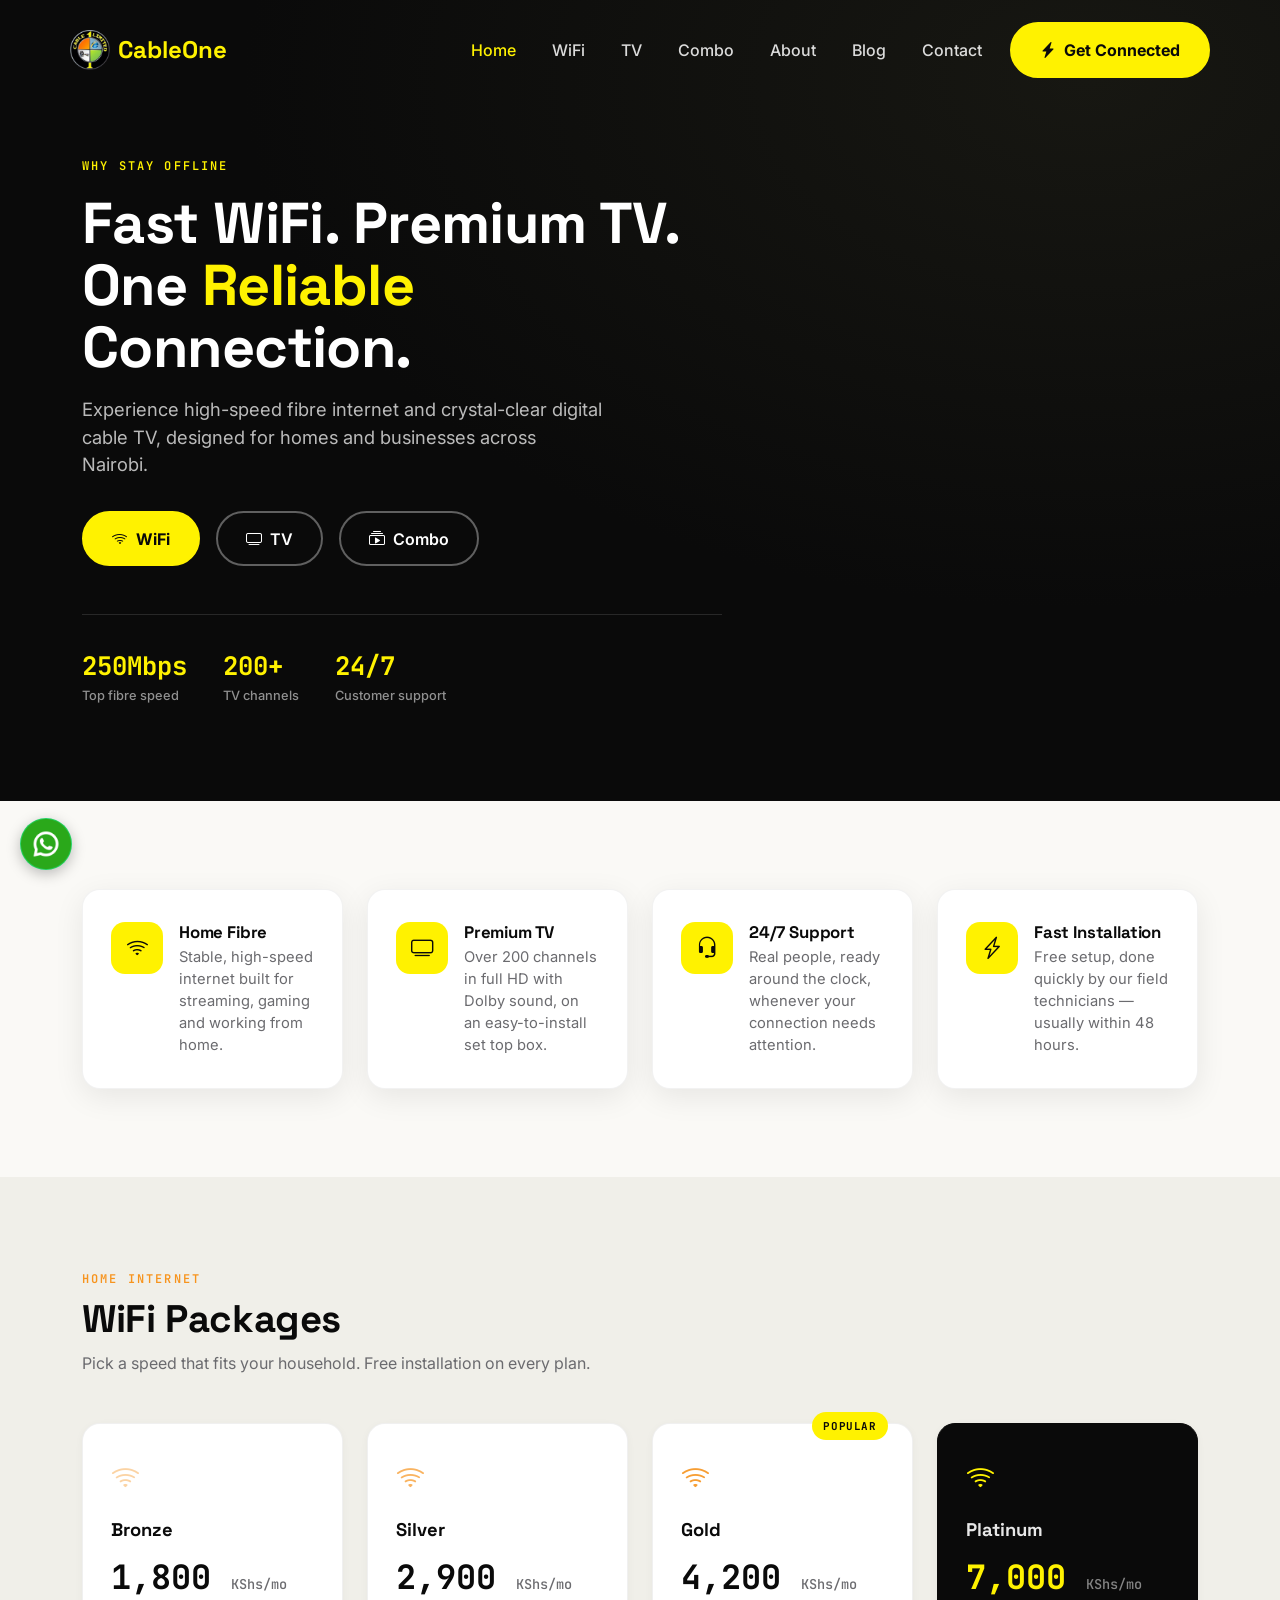
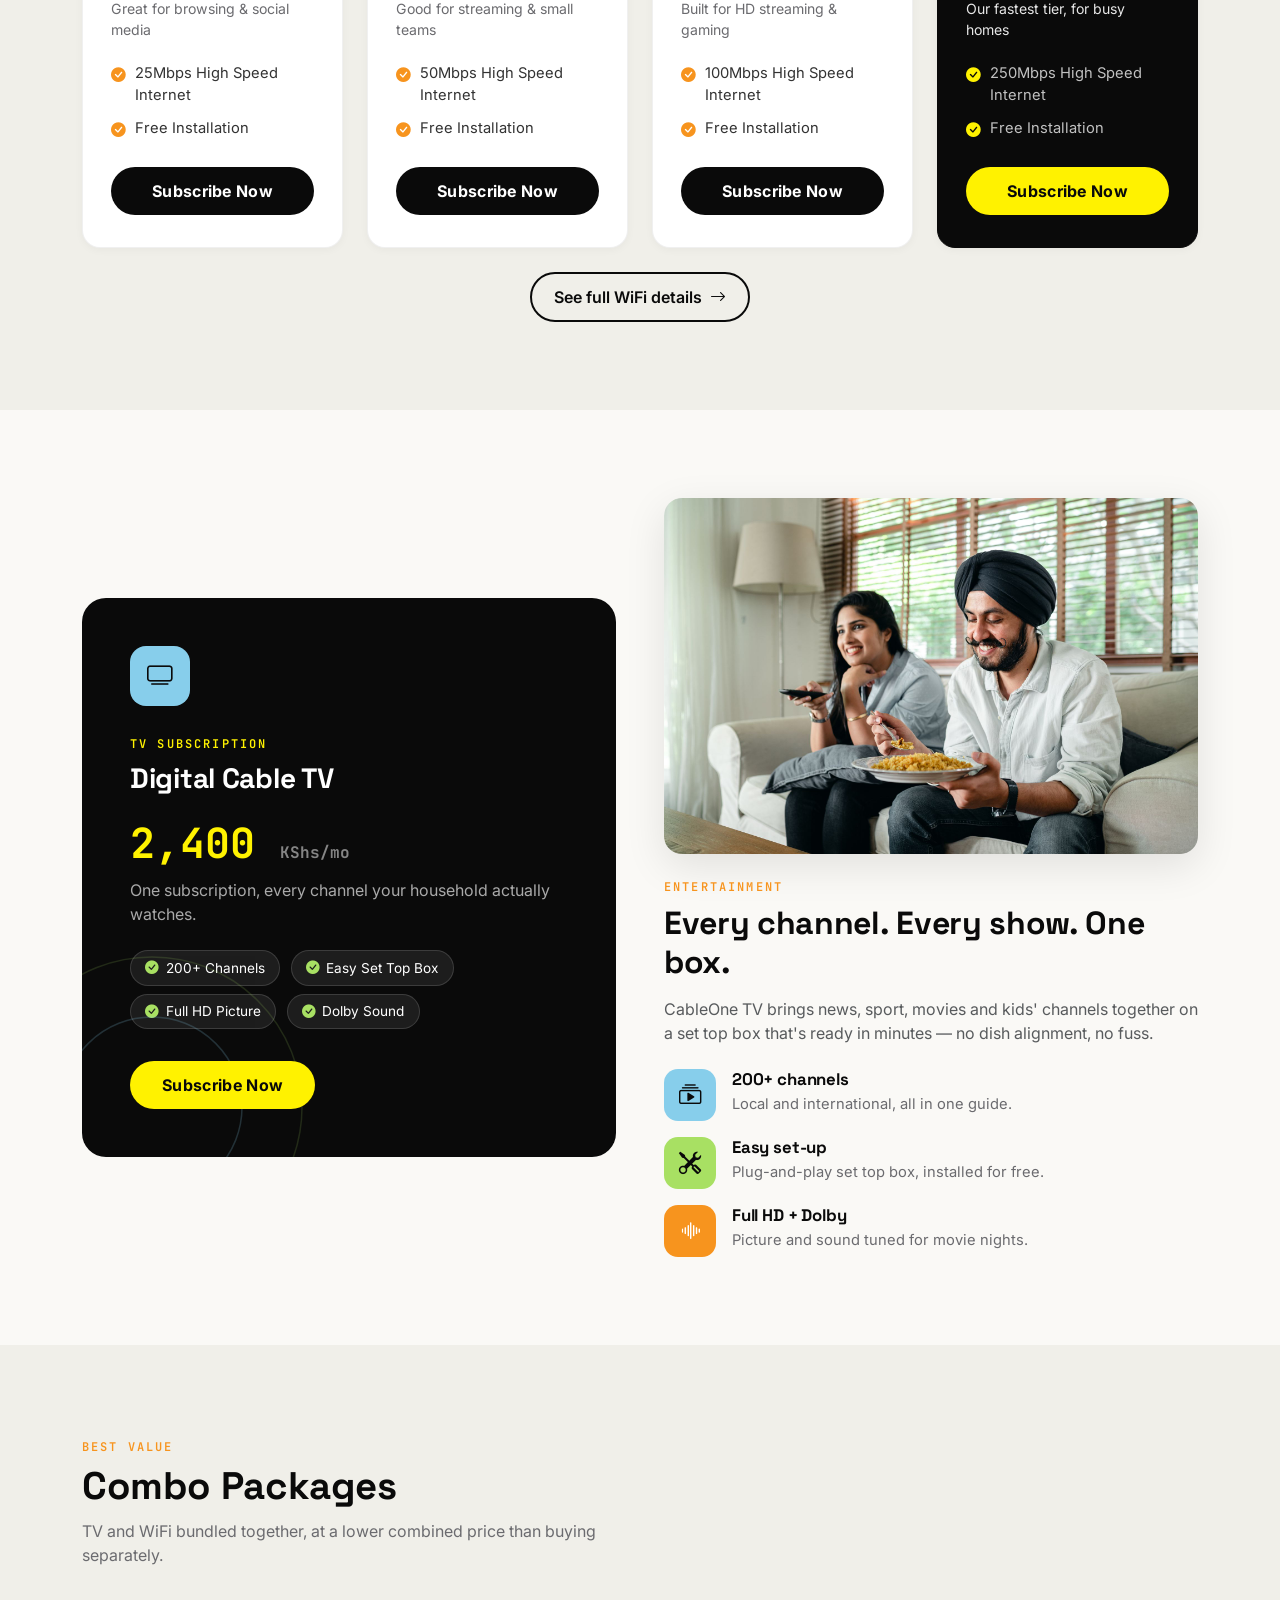
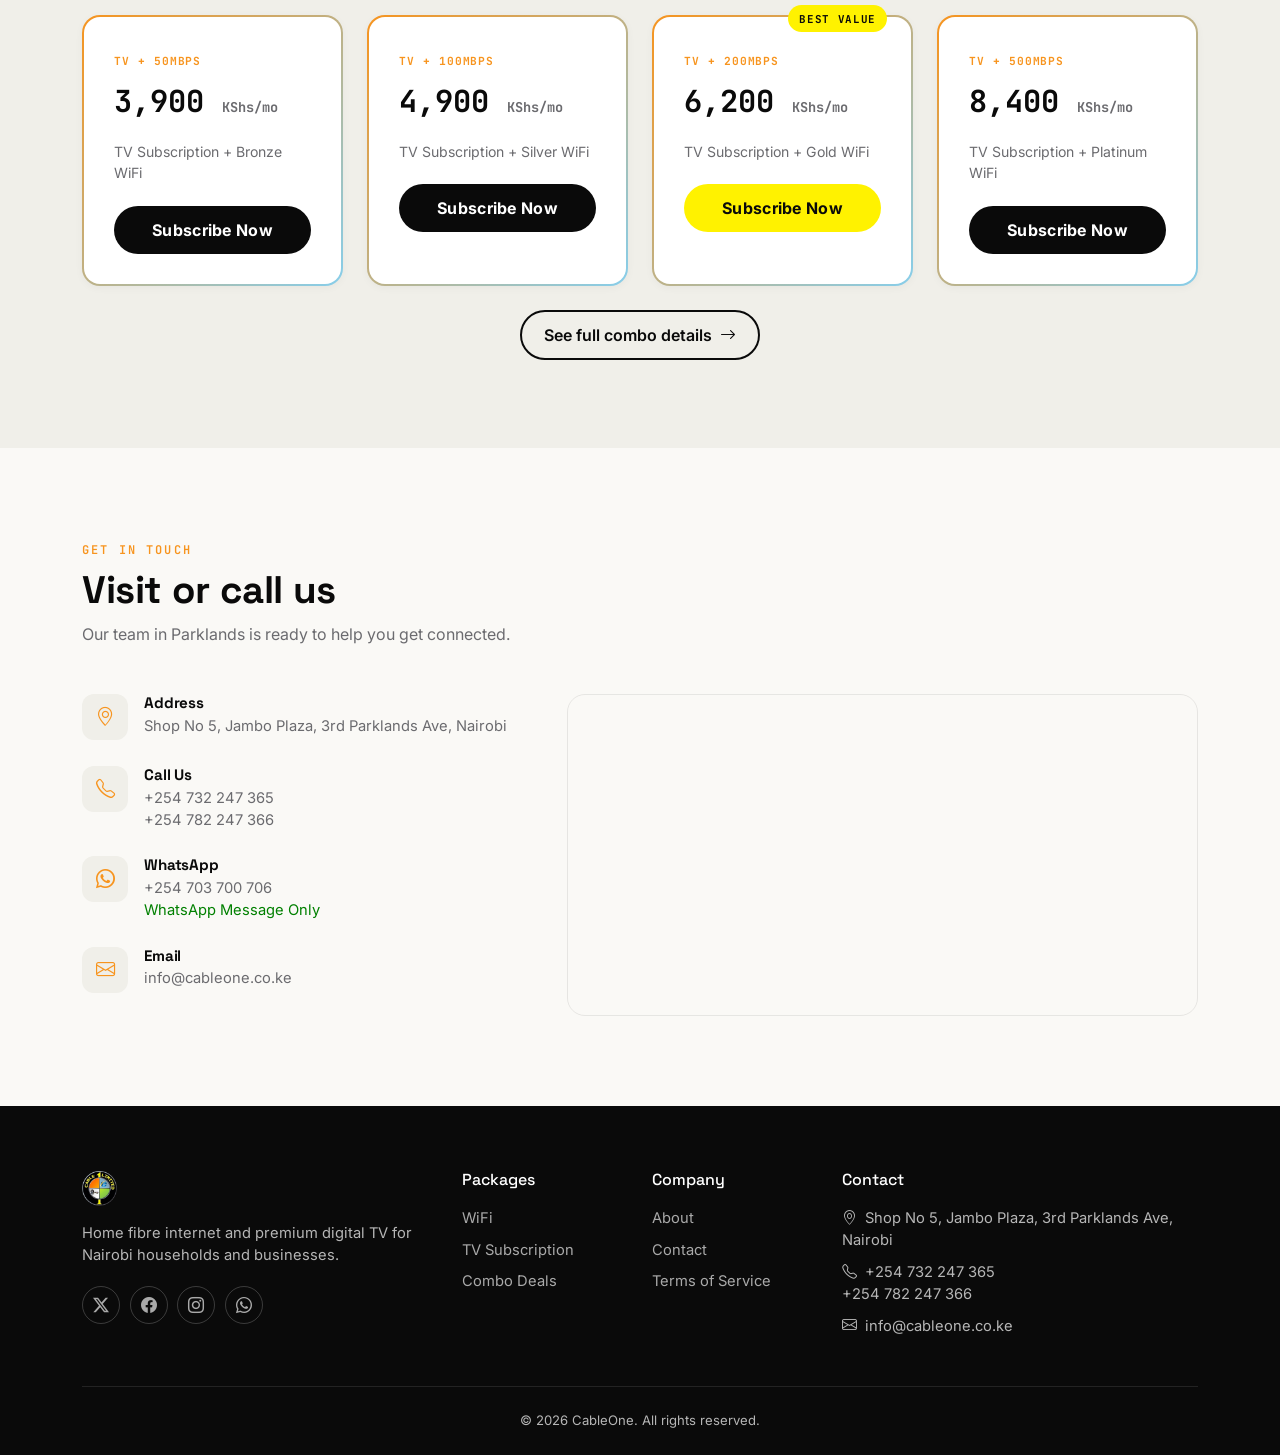
<file: index.html>
<!DOCTYPE html>
<html lang="en">
<head>
  <meta charset="utf-8">
  <meta name="viewport" content="width=device-width, initial-scale=1.0">
  <title>CableOne Fast WiFi &amp; Premium TV for Nairobi Homes</title>
  <meta name="description" content="CableOne delivers home fibre internet and digital cable TV in Nairobi. WiFi packages from KShs 1,800. TV from KShs 2,400. Combo deals available.">

      <!-- Favicon -->
      <link rel="icon" type="image/png" sizes="32x32" href="assets/img/cable-one-logo.png">
      <link rel="icon" type="image/png" sizes="16x16" href="assets/img/cable-one-logo.png">
      <link rel="apple-touch-icon" href="assets/img/cable-one-logo.png">

  <!-- Fonts -->
  <link rel="preconnect" href="https://fonts.googleapis.com">
  <link rel="preconnect" href="https://fonts.gstatic.com" crossorigin>
  <link href="https://fonts.googleapis.com/css2?family=Space+Grotesk:wght@500;700&family=Inter:wght@400;500;600;700&family=JetBrains+Mono:wght@500;700&display=swap" rel="stylesheet">

  <!-- Bootstrap & Icons -->
  <link href="https://cdn.jsdelivr.net/npm/bootstrap@5.3.3/dist/css/bootstrap.min.css" rel="stylesheet">
  <link rel="stylesheet" href="https://cdn.jsdelivr.net/npm/bootstrap-icons@1.11.3/font/bootstrap-icons.css">

  <link href="assets/css/style.css" rel="stylesheet">
</head>
<body>
<!-- Preloader -->
<div id="preloader">
  <div class="preloader-inner">
    <img src="assets/img/cable-one-logo.png" alt="CableOne" class="preloader-logo">
  </div>
</div>

<!-- Header -->
<header class="c1-header">
  <nav class="navbar navbar-expand-lg container">
    <a class="navbar-brand" href="index.html">
      <img src="assets/img/cable-one-logo.png" alt="CableOne" height="40" class="brand-logo">
      <span style="color: #fff200;">CableOne</span>
    </a>
    <button class="navbar-toggler" type="button" data-bs-toggle="collapse" data-bs-target="#navMain">
      <i class="bi bi-list fs-2" style="color: #fff200;"></i>
    </button>
    <div class="collapse navbar-collapse justify-content-end" id="navMain">
      <ul class="navbar-nav align-items-lg-center gap-lg-1">
        <li class="nav-item"><a class="nav-link active" href="index.html">Home</a></li>
        <li class="nav-item"><a class="nav-link" href="wifi.html">WiFi</a></li>
        <li class="nav-item"><a class="nav-link" href="tv.html">TV</a></li>
        <li class="nav-item"><a class="nav-link" href="combo.html">Combo</a></li>
        <li class="nav-item"><a class="nav-link" href="about.html">About</a></li>
        <li class="nav-item"><a class="nav-link" href="blogs.html">Blog</a></li>
        <li class="nav-item"><a class="nav-link" href="index.html#contact">Contact</a></li>
        <li class="nav-item ms-lg-2 mt-2 mt-lg-0">
          <a class="btn-c1-primary" href="index.html#packages"><i class="bi bi-lightning-charge-fill"></i> Get Connected</a>
        </li>
      </ul>
    </div>
  </nav>
</header>

<!-- Hero -->
<section class="c1-hero">
    <video class="hero-video" autoplay muted loop playsinline>
      <!-- Mobile version (max-width: 767px) -->
      <source src="assets/img/Hero-Video.mp4" media="(max-width: 767px)" type="video/mp4">
      <!-- Desktop version (default) -->
      <source src="assets/img/720-HERO-VIDEO2-COMP-DESKTOP.mp4" type="video/mp4">
    </video>

    <div class="container">
      <div class="hero-copy">
        <span class="eyebrow on-dark">Why stay offline</span>
        <h1 class="mt-3">Fast WiFi. Premium TV.<br>One <span class="accent">Reliable</span> Connection.</h1>
        <p class="lead-copy">Experience high-speed fibre internet and crystal-clear digital cable TV, designed for homes and businesses across Nairobi.</p>
        <div class="d-flex flex-wrap gap-3">
          <a href="wifi.html" class="btn-c1-primary"><i class="bi bi-wifi"></i> WiFi</a>
          <a href="tv.html" class="btn-c1-outline"><i class="bi bi-tv"></i> TV</a>
          <a href="combo.html" class="btn-c1-outline"><i class="bi bi-collection-play"></i> Combo</a>
        </div>
        <div class="hero-stats">
          <div>
            <div class="stat-num">250Mbps</div>
            <div class="stat-label">Top fibre speed</div>
          </div>
          <div>
            <div class="stat-num">200+</div>
            <div class="stat-label">TV channels</div>
          </div>
          <div>
            <div class="stat-num">24/7</div>
            <div class="stat-label">Customer support</div>
          </div>
        </div>
      </div>
    </div>
</section>

  <!-- Why Us -->
  <section class="section">
    <div class="container">
      <div class="row g-4">
        <div class="col-md-6 col-lg-3">
          <div class="why-card">
            <div class="icon-badge"><i class="bi bi-wifi"></i></div>
            <div>
              <h4>Home Fibre</h4>
              <p>Stable, high-speed internet built for streaming, gaming and working from home.</p>
            </div>
          </div>
        </div>
        <div class="col-md-6 col-lg-3">
          <div class="why-card">
            <div class="icon-badge"><i class="bi bi-tv"></i></div>
            <div>
              <h4>Premium TV</h4>
              <p>Over 200 channels in full HD with Dolby sound, on an easy-to-install set top box.</p>
            </div>
          </div>
        </div>
        <div class="col-md-6 col-lg-3">
          <div class="why-card">
            <div class="icon-badge"><i class="bi bi-headset"></i></div>
            <div>
              <h4>24/7 Support</h4>
              <p>Real people, ready around the clock, whenever your connection needs attention.</p>
            </div>
          </div>
        </div>
        <div class="col-md-6 col-lg-3">
          <div class="why-card">
            <div class="icon-badge"><i class="bi bi-lightning-charge"></i></div>
            <div>
              <h4>Fast Installation</h4>
              <p>Free setup, done quickly by our field technicians &mdash; usually within 48 hours.</p>
            </div>
          </div>
        </div>
      </div>
    </div>
  </section>

  <!-- WiFi Packages -->
  <section id="packages" class="section section-alt">
    <div class="container">
      <div class="section-title" data-aos>
        <span class="eyebrow">Home Internet</span>
        <h2>WiFi Packages</h2>
        <p>Pick a speed that fits your household. Free installation on every plan.</p>
      </div>

      <div class="row g-4">

        <div class="col-md-6 col-lg-3">
          <div class="pkg-card dancing-card">
            <div class="wifi-icon mb-3" data-tier="1">
              <i class="bi bi-wifi"></i>
            </div>
            <div class="pkg-name">Bronze</div>
            <div class="pkg-price">1,800 <span class="unit">KShs/mo</span></div>
            <p class="pkg-desc">Great for browsing &amp; social media</p>
            <ul class="pkg-features">
              <li class="pkg-feature"><i class="bi bi-check-circle-fill"></i> 25Mbps High Speed Internet</li>
              <li class="pkg-feature"><i class="bi bi-check-circle-fill"></i> Free Installation</li>
            </ul>
            <button type="button" class="btn-subscribe" data-bs-toggle="modal" data-bs-target="#subscribeModal"
              data-plan="Bronze Package" data-price="KShs 1,800/mo" data-category="WiFi">Subscribe Now</button>
          </div>
        </div>

        <div class="col-md-6 col-lg-3">
          <div class="pkg-card dancing-card">
            <div class="wifi-icon mb-3" data-tier="2">
              <i class="bi bi-wifi"></i>
            </div>
            <div class="pkg-name">Silver</div>
            <div class="pkg-price">2,900 <span class="unit">KShs/mo</span></div>
            <p class="pkg-desc">Good for streaming &amp; small teams</p>
            <ul class="pkg-features">
              <li class="pkg-feature"><i class="bi bi-check-circle-fill"></i> 50Mbps High Speed Internet</li>
              <li class="pkg-feature"><i class="bi bi-check-circle-fill"></i> Free Installation</li>
            </ul>
            <button type="button" class="btn-subscribe" data-bs-toggle="modal" data-bs-target="#subscribeModal"
              data-plan="Silver Package" data-price="KShs 2,900/mo" data-category="WiFi">Subscribe Now</button>
          </div>
        </div>

        <div class="col-md-6 col-lg-3">
          <div class="pkg-card dancing-card">
            <span class="pkg-badge">Popular</span>
            <div class="wifi-icon mb-3" data-tier="3">
              <i class="bi bi-wifi"></i>
            </div>
            <div class="pkg-name">Gold</div>
            <div class="pkg-price">4,200 <span class="unit">KShs/mo</span></div>
            <p class="pkg-desc">Built for HD streaming &amp; gaming</p>
            <ul class="pkg-features">
              <li class="pkg-feature"><i class="bi bi-check-circle-fill"></i> 100Mbps High Speed Internet</li>
              <li class="pkg-feature"><i class="bi bi-check-circle-fill"></i> Free Installation</li>
            </ul>
            <button type="button" class="btn-subscribe" data-bs-toggle="modal" data-bs-target="#subscribeModal"
              data-plan="Gold Package" data-price="KShs 4,200/mo" data-category="WiFi">Subscribe Now</button>
          </div>
        </div>

        <div class="col-md-6 col-lg-3">
          <div class="pkg-card featured dancing-card">
            <div class="wifi-icon mb-3" data-tier="4">
              <i class="bi bi-wifi"></i>
            </div>
            <div class="pkg-name">Platinum</div>
            <div class="pkg-price">7,000 <span class="unit">KShs/mo</span></div>
            <p class="pkg-desc">Our fastest tier, for busy homes</p>
            <ul class="pkg-features">
              <li class="pkg-feature"><i class="bi bi-check-circle-fill"></i> 250Mbps High Speed Internet</li>
              <li class="pkg-feature"><i class="bi bi-check-circle-fill"></i> Free Installation</li>
            </ul>
            <button type="button" class="btn-subscribe featured" data-bs-toggle="modal" data-bs-target="#subscribeModal"
              data-plan="Platinum Package" data-price="KShs 7,000/mo" data-category="WiFi">Subscribe Now</button>
          </div>
        </div>

      </div>

      <div class="text-center mt-4">
        <a href="wifi.html" class="btn-c1-outline-dark">See full WiFi details <i class="bi bi-arrow-right"></i></a>
      </div>
    </div>
  </section>

  <!-- TV Package -->
  <section class="section">
    <div class="container">
      <div class="row align-items-center g-5">
        <div class="col-lg-6">
          <div class="tv-card">
            <svg class="signal-arcs" viewBox="0 0 380 380" xmlns="http://www.w3.org/2000/svg" style="pointer-events:none;">
              <circle cx="190" cy="190" r="90" fill="none" stroke="#87ceeb" stroke-width="1.5" opacity="0.4"></circle>
              <circle cx="190" cy="190" r="150" fill="none" stroke="#a8e063" stroke-width="1.5" opacity="0.3"></circle>
            </svg>
            <div class="tv-icon-tile"><i class="bi bi-tv"></i></div>
            <span class="eyebrow on-dark">TV Subscription</span>
            <h3 class="mt-2 mb-3">Digital Cable TV</h3>
            <div class="tv-price mb-1">2,400 <span style="font-size:1rem;color:rgba(255,255,255,.5);">KShs/mo</span></div>
            <p style="color:rgba(255,255,255,.65);" class="mb-4">One subscription, every channel your household actually watches.</p>
            <div class="mb-4">
              <span class="channel-pill"><i class="bi bi-check-circle-fill"></i> 200+ Channels</span>
              <span class="channel-pill"><i class="bi bi-check-circle-fill"></i> Easy Set Top Box</span>
              <span class="channel-pill"><i class="bi bi-check-circle-fill"></i> Full HD Picture</span>
              <span class="channel-pill"><i class="bi bi-check-circle-fill"></i> Dolby Sound</span>
            </div>
            <button type="button" class="btn-subscribe featured" style="width:auto;padding:0.75rem 2rem;position:relative;z-index:5;" data-bs-toggle="modal" data-bs-target="#subscribeModal"
              data-plan="TV Subscription" data-price="KShs 2,400/mo" data-category="TV">Subscribe Now</button>
          </div>
        </div>
        <div class="col-lg-6">
          <div class="tv-section-image">
            <img src="assets/img/tv-subscription-section.jpg" alt="CableOne TV Subscription" class="img-fluid rounded-4">
          </div>
          <span class="eyebrow mt-4 d-block">Entertainment</span>
          <h2 class="mt-2 mb-3">Every channel. Every show. One box.</h2>
          <p class="text-muted mb-4">CableOne TV brings news, sport, movies and kids' channels together on a set top box that's ready in minutes &mdash; no dish alignment, no fuss.</p>
          <div class="why-item mb-3">
            <div class="icon-badge" style="background:var(--c1-blue);"><i class="bi bi-collection-play"></i></div>
            <div><h4>200+ channels</h4><p>Local and international, all in one guide.</p></div>
          </div>
          <div class="why-item mb-3">
            <div class="icon-badge" style="background:var(--c1-green);"><i class="bi bi-tools"></i></div>
            <div><h4>Easy set-up</h4><p>Plug-and-play set top box, installed for free.</p></div>
          </div>
          <div class="why-item">
            <div class="icon-badge" style="background:var(--c1-orange);color:#fff;"><i class="bi bi-soundwave"></i></div>
            <div><h4>Full HD + Dolby</h4><p>Picture and sound tuned for movie nights.</p></div>
          </div>
        </div>
      </div>
    </div>
  </section>

  <!-- Combo Packages -->
  <section class="section section-alt">
    <div class="container">
      <div class="section-title">
        <span class="eyebrow">Best Value</span>
        <h2>Combo Packages</h2>
        <p>TV and WiFi bundled together, at a lower combined price than buying separately.</p>
      </div>

      <div class="row g-4">
        <div class="col-md-6 col-lg-3">
          <div class="combo-card">
            <span class="combo-tag">TV + 50Mbps</span>
            <div class="combo-price">3,900 <span class="unit" style="font-size:.85rem;color:var(--muted);">KShs/mo</span></div>
            <p class="combo-includes">TV Subscription + Bronze WiFi</p>
            <button type="button" class="btn-subscribe" data-bs-toggle="modal" data-bs-target="#subscribeModal"
              data-plan="TV + 10Mbps Combo" data-price="KShs 3,900/mo" data-category="Combo">Subscribe Now</button>
          </div>
        </div>
        <div class="col-md-6 col-lg-3">
          <div class="combo-card">
            <span class="combo-tag">TV + 100Mbps</span>
            <div class="combo-price">4,900 <span class="unit" style="font-size:.85rem;color:var(--muted);">KShs/mo</span></div>
            <p class="combo-includes">TV Subscription + Silver WiFi</p>
            <button type="button" class="btn-subscribe" data-bs-toggle="modal" data-bs-target="#subscribeModal"
              data-plan="TV + 20Mbps Combo" data-price="KShs 4,900/mo" data-category="Combo">Subscribe Now</button>
          </div>
        </div>
        <div class="col-md-6 col-lg-3">
          <div class="combo-card">
            <span class="pkg-badge">Best Value</span>
            <span class="combo-tag">TV + 200Mbps</span>
            <div class="combo-price">6,200 <span class="unit" style="font-size:.85rem;color:var(--muted);">KShs/mo</span></div>
            <p class="combo-includes">TV Subscription + Gold WiFi</p>
            <button type="button" class="btn-subscribe featured" data-bs-toggle="modal" data-bs-target="#subscribeModal"
              data-plan="TV + 30Mbps Combo" data-price="KShs 6,200/mo" data-category="Combo">Subscribe Now</button>
          </div>
        </div>
        <div class="col-md-6 col-lg-3">
          <div class="combo-card">
            <span class="combo-tag">TV + 500Mbps</span>
            <div class="combo-price">8,400 <span class="unit" style="font-size:.85rem;color:var(--muted);">KShs/mo</span></div>
            <p class="combo-includes">TV Subscription + Platinum WiFi</p>
            <button type="button" class="btn-subscribe" data-bs-toggle="modal" data-bs-target="#subscribeModal"
              data-plan="TV + 50Mbps Combo" data-price="KShs 8,400/mo" data-category="Combo">Subscribe Now</button>
          </div>
        </div>
      </div>

      <div class="text-center mt-4">
        <a href="combo.html" class="btn-c1-outline-dark">See full combo details <i class="bi bi-arrow-right"></i></a>
      </div>
    </div>
  </section>

  <!-- Contact -->
  <section id="contact" class="section">
    <div class="container">
      <div class="section-title">
        <span class="eyebrow">Get In Touch</span>
        <h2>Visit or call us</h2>
        <p>Our team in Parklands is ready to help you get connected.</p>
      </div>
      <div class="row g-5">
        <div class="col-lg-5">
          <div class="contact-info-item">
            <div class="icon-badge"><i class="bi bi-geo-alt"></i></div>
            <div><h4>Address</h4><p>Shop No 5, Jambo Plaza, 3rd Parklands Ave, Nairobi</p></div>
          </div>
          <div class="contact-info-item">
            <div class="icon-badge"><i class="bi bi-telephone"></i></div>
            <div>
              <h4>Call Us</h4>
              <p><a href="tel:+254732247365">+254 732 247 365</a><br>
              <a href="tel:+254782247366">+254 782 247 366</a></p>
            </div>
          </div>
          <div class="contact-info-item">
            <div class="icon-badge"><i class="bi bi-whatsapp"></i></div>
            <div><h4>WhatsApp</h4><p><a href="https://wa.me/254703700706" target="_blank" rel="noopener">
                +254 703 700 706</a><br> <span style="color: green;">WhatsApp Message Only </span></p></div>
          </div>
          <div class="contact-info-item">
            <div class="icon-badge"><i class="bi bi-envelope"></i></div>
            <div><h4>Email</h4><p><a href="mailto:info@cableone.co.ke">info@cableone.co.ke</a></p></div>
          </div>
        </div>
        <div class="col-lg-7">
          <div class="map-frame">
            <iframe src="https://www.google.com/maps/embed?pb=!1m18!1m12!1m3!1d634.397282636928!2d36.81602528488086!3d-1.2599426484255327!2m3!1f0!2f0!3f0!3m2!1i1024!2i768!4f13.1!3m3!1m2!1s0x182f171a2fbfffff%3A0x852dfd9503a39908!2sJambo%20Plaza!5e0!3m2!1sen!2ske!4v1786624902380!5m2!1sen!2ske" width="800" height="800" style="border:0;" allowfullscreen="" loading="lazy" referrerpolicy="strict-origin-when-cross-origin"></iframe>
          </div>
        </div>
      </div>
    </div>
  </section>

  <!-- Footer -->
  <footer class="c1-footer">
    <div class="container">
      <div class="row g-4">
        <div class="col-lg-4 col-md-6">
          <div class="footer-brand mb-3">
            <img src="assets/img/cable-one-logo.png" alt="CableOne" height="35">
          </div>
          <p style="font-size:0.92rem;">Home fibre internet and premium digital TV for Nairobi households and businesses.</p>
          <div class="social-links">
            <a href="#" aria-label="Twitter"><i class="bi bi-twitter-x"></i></a>
            <a href="https://www.facebook.com/CableOneKe/" aria-label="Facebook" target="_blank"><i class="bi bi-facebook"></i></a>
            <a href="https://www.instagram.com/cableone_tv/" aria-label="Instagram" target="_blank"><i class="bi bi-instagram"></i></a>
            <a href="https://wa.me/254703700706" aria-label="WhatsApp" target="_blank" rel="noopener"><i class="bi bi-whatsapp"></i></a>
          </div>
        </div>
        <div class="col-lg-2 col-md-3 col-6">
          <h5>Packages</h5>
          <ul>
            <li><a href="wifi.html">WiFi</a></li>
            <li><a href="tv.html">TV Subscription</a></li>
            <li><a href="combo.html">Combo Deals</a></li>
          </ul>
        </div>
        <div class="col-lg-2 col-md-3 col-6">
          <h5>Company</h5>
          <ul>
            <li><a href="index.html#about">About</a></li>
            <li><a href="index.html#contact">Contact</a></li>
            <li><a href="#">Terms of Service</a></li>
          </ul>
        </div>
        <div class="col-lg-4 col-md-12">
          <h5>Contact</h5>
          <ul>
            <li><i class="bi bi-geo-alt me-1"></i> Shop No 5, Jambo Plaza, 3rd Parklands Ave, Nairobi</li>
            <li><i class="bi bi-telephone me-1"></i> +254 732 247 365<br>
              +254 782 247 366</li>
            <li><i class="bi bi-envelope me-1"></i> info@cableone.co.ke</li>
          </ul>
        </div>
      </div>
      <div class="footer-bottom text-center">
        &copy; <span id="year"></span> CableOne. All rights reserved.
      </div>
    </div>
  </footer>

  <!-- Mobile CTA -->
  <div class="mobile-cta-bar">
    <a href="#packages" class="btn-c1-primary w-100 justify-content-center"><i class="bi bi-lightning-charge-fill"></i> Get Connected</a>
  </div>

  <a href="#" class="scroll-top" style="margin-bottom: 10px;"><i class="bi bi-arrow-up"></i></a>

  <!-- WhatsApp floating button -->
  <a href="https://wa.me/254703700706" target="_blank" rel="noopener" class="whatsapp-float" aria-label="Chat with us on WhatsApp">
    <img src="assets/img/whatsapp.png" alt="WhatsApp">
  </a>

  <!-- Subscribe Modal -->
  <div class="modal fade subscribe-modal" id="subscribeModal" tabindex="-1" aria-hidden="true">
    <div class="modal-dialog modal-dialog-centered">
      <div class="modal-content">
        <div class="modal-header">
          <div>
            <h5 class="modal-title">Subscribe Now</h5>
            <small>We'll call you to confirm installation</small>
          </div>
          <button type="button" class="btn-close" data-bs-dismiss="modal" aria-label="Close"></button>
        </div>
        <div class="modal-body">
          <div class="plan-chip">
            <div><span class="chip-label">Selected Plan</span><span id="planDisplay">&mdash;</span></div>
            <div id="priceDisplay">&mdash;</div>
          </div>

          <form id="subscribeForm" action="https://api.web3forms.com/submit" method="POST">
            <!-- Paste the access key from your Web3Forms account (signed up with info@cableone.co.ke) -->
            <input type="hidden" name="access_key" value="941a48fb-2fb3-415b-96e1-b257e5c51adf">
            <input type="hidden" name="subject" id="subjectField" value="New CableOne Subscription Request">
            <input type="hidden" name="from_name" value="CableOne Website">
            <input type="hidden" name="redirect" value="https://cableone.co.ke/thank-you.html">
            <input type="hidden" name="plan" id="planField" value="">
            <input type="hidden" name="package_price" id="priceField" value="">
            <input type="hidden" name="category" id="categoryField" value="">
            <input type="checkbox" name="botcheck" class="d-none" style="display:none;" tabindex="-1" autocomplete="off">

            <div class="mb-3">
              <label class="form-label">Full Name</label>
              <input type="text" name="name" class="form-control" placeholder="Jane Doe" required>
            </div>
            <div class="mb-3">
              <label class="form-label">Phone Number</label>
              <input type="tel" name="phone" class="form-control" placeholder="07XX XXX XXX" required>
            </div>
            <div class="mb-3">
              <label class="form-label">Location / Estate</label>
              <input type="text" name="location" class="form-control" placeholder="e.g. Parklands, Nairobi" required>
            </div>

            <button type="submit" id="subscribeSubmitBtn" class="btn-subscribe featured">Subscribe Now</button>
            <div id="formStatus"></div>
          </form>
        </div>
      </div>
    </div>
  </div>

  <script src="https://cdn.jsdelivr.net/npm/bootstrap@5.3.3/dist/js/bootstrap.bundle.min.js"></script>
  <script src="assets/js/script.js"></script>
  <script src="assets/js/subscribe-form.js?v=3"></script>
  <script>document.getElementById('year').textContent = new Date().getFullYear();</script>
</body>
</html>
</file>
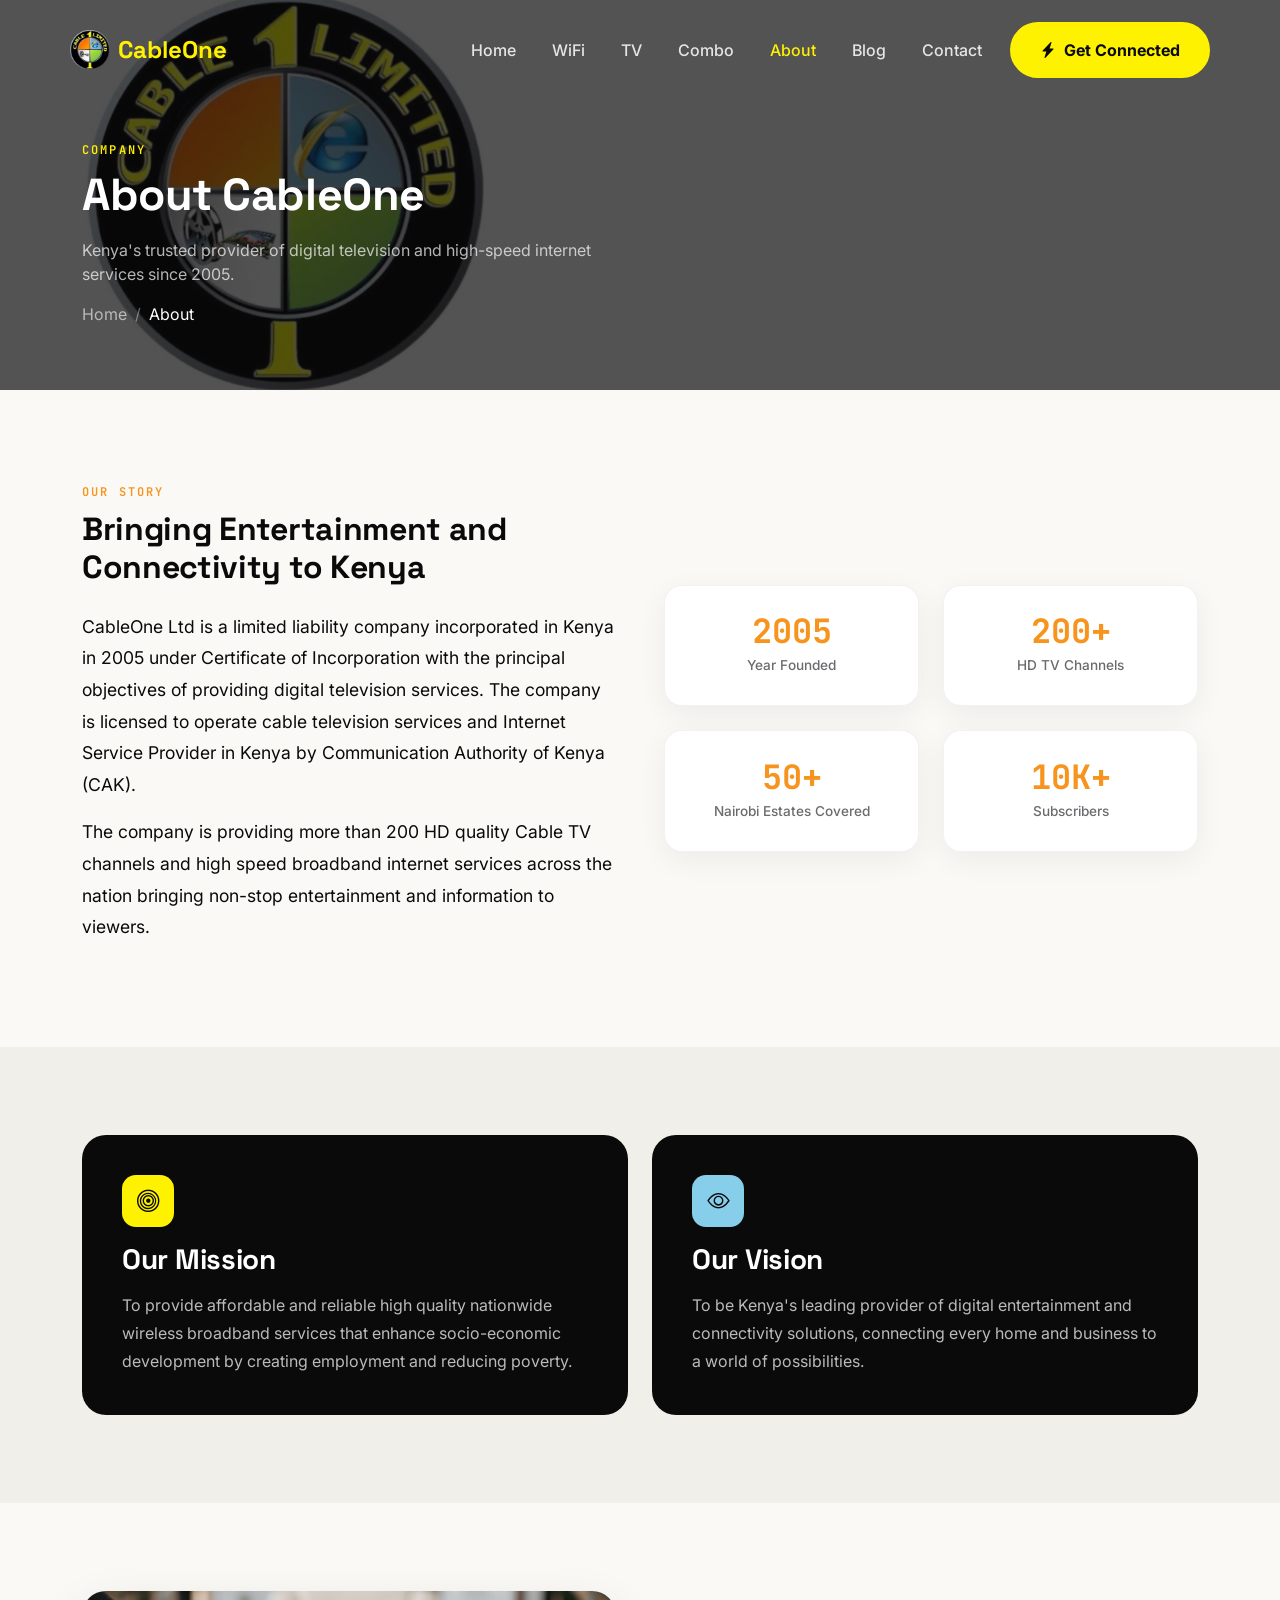
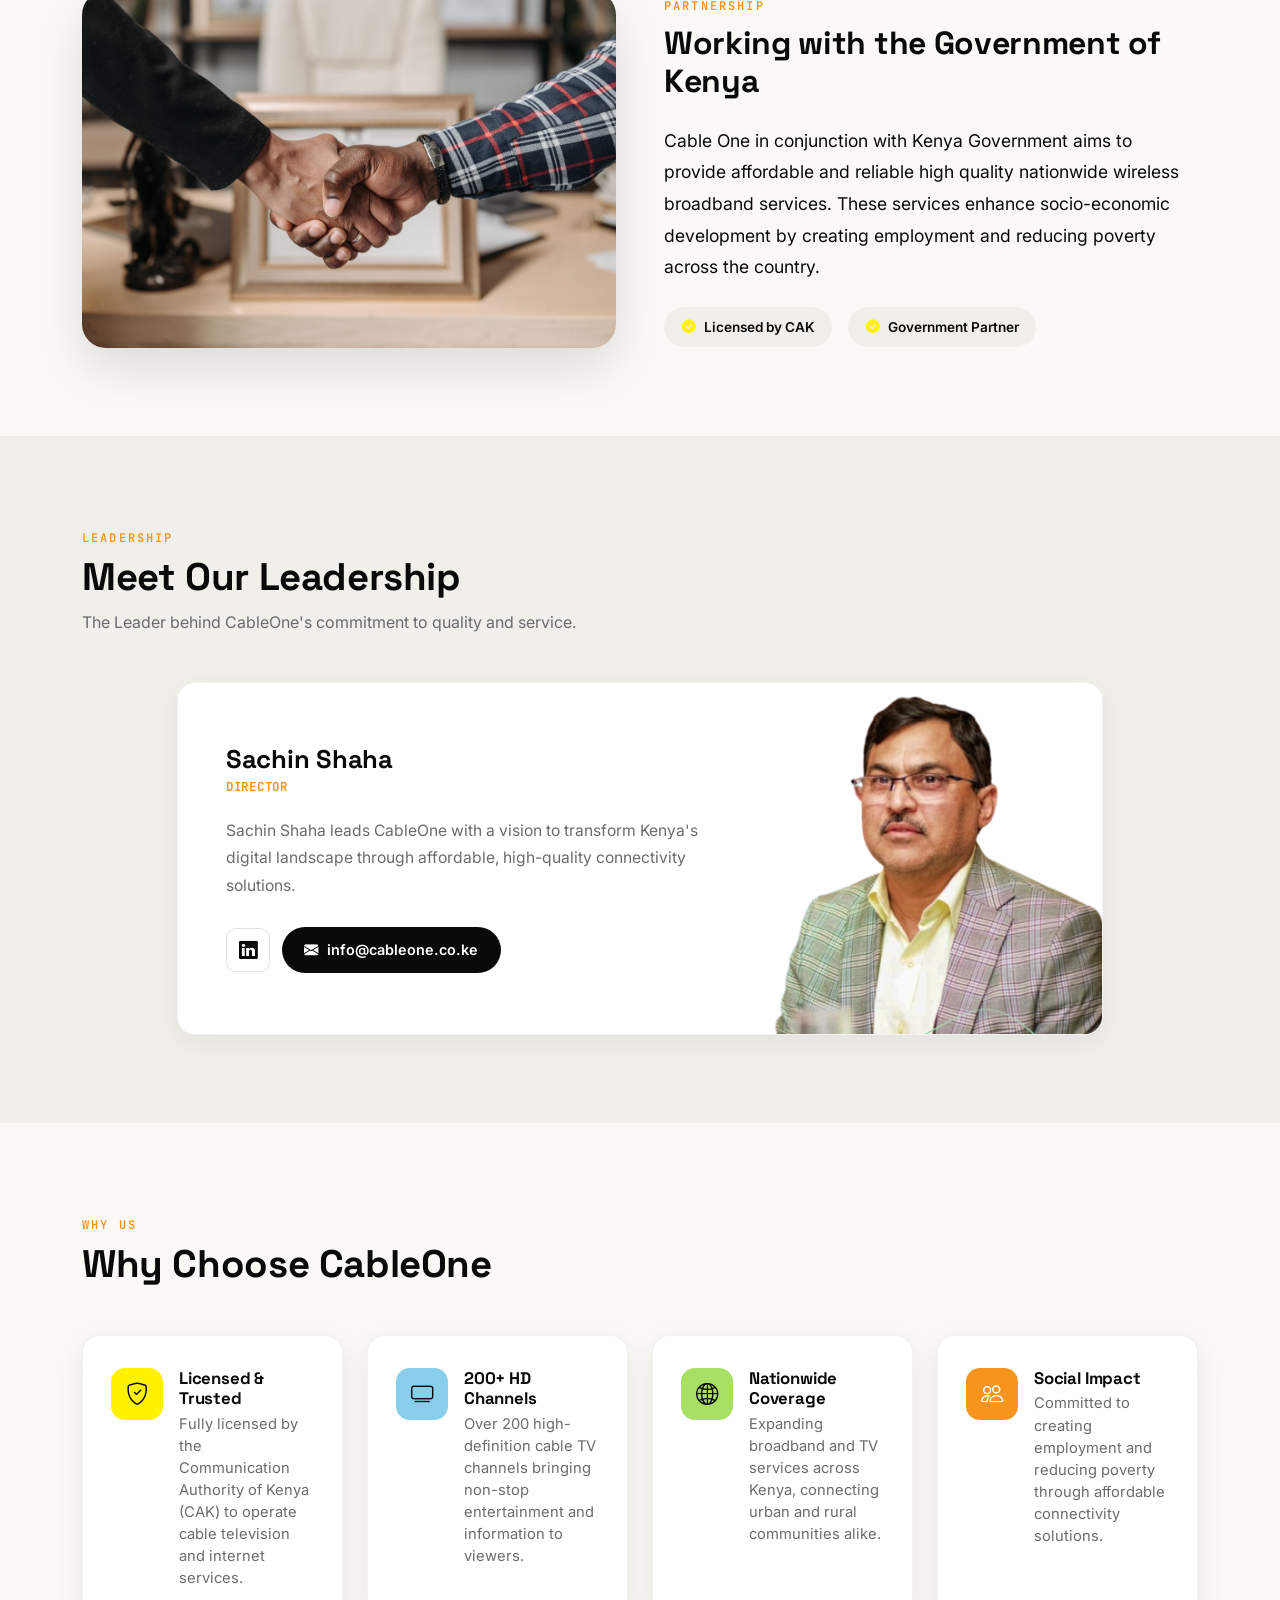
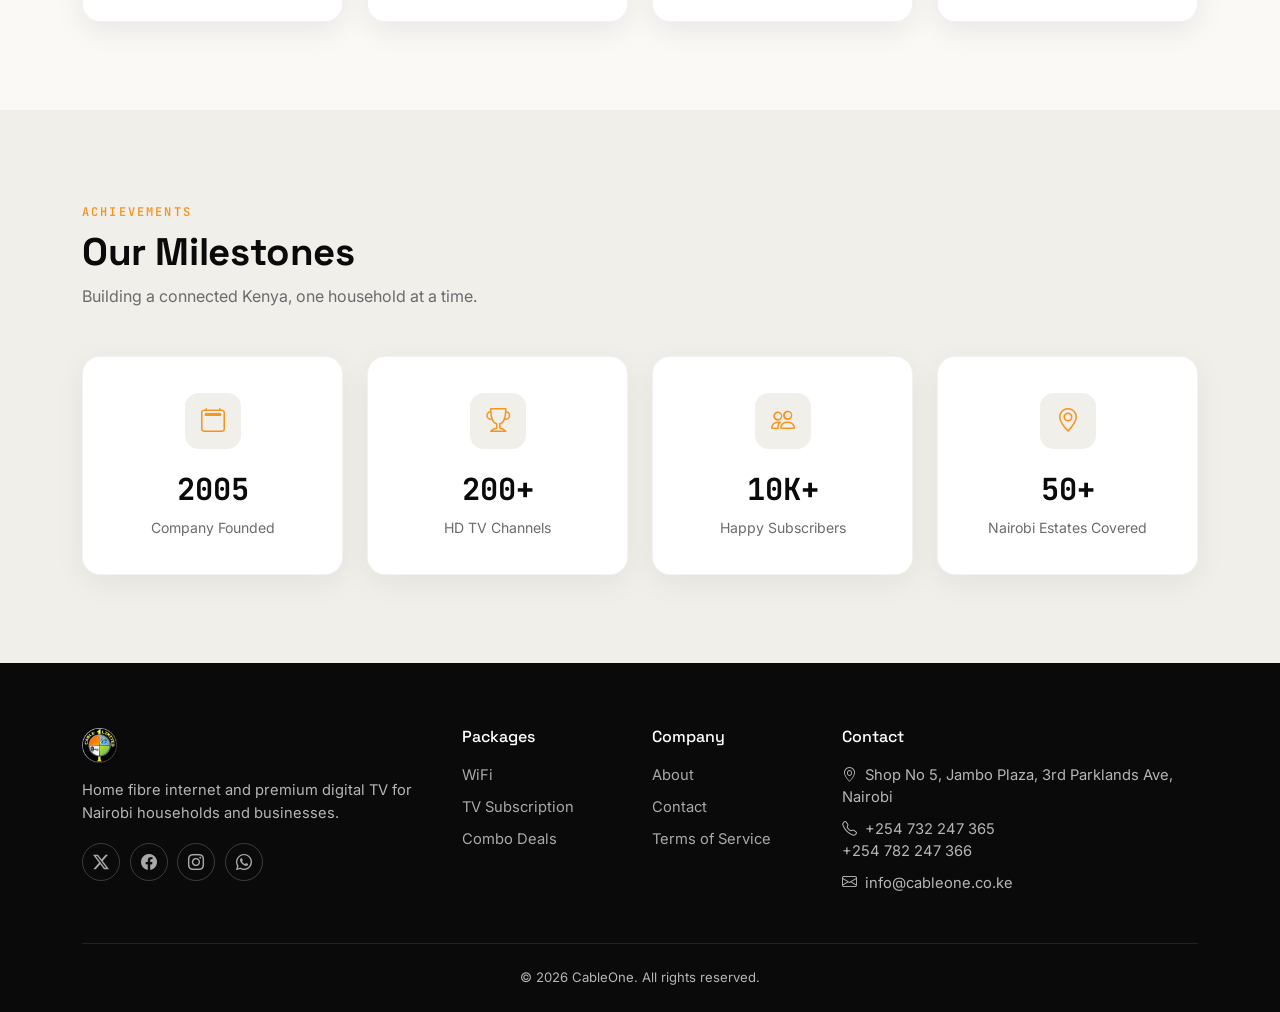
<file: about.html>
<!DOCTYPE html>
<html lang="en">
<head>
  <meta charset="utf-8">
  <meta name="viewport" content="width=device-width, initial-scale=1.0">
  <title>About Us | CableOne</title>
  <meta name="description" content="Cable One Ltd is a leading provider of digital television and high-speed internet services in Kenya since 2005.">

  <!-- Favicon -->
  <link rel="icon" type="image/png" sizes="32x32" href="assets/img/cable-one-logo.png">
  <link rel="icon" type="image/png" sizes="16x16" href="assets/img/cable-one-logo.png">
  <link rel="apple-touch-icon" href="assets/img/cable-one-logo.png">

  <link rel="preconnect" href="https://fonts.googleapis.com">
  <link rel="preconnect" href="https://fonts.gstatic.com" crossorigin>
  <link href="https://fonts.googleapis.com/css2?family=Space+Grotesk:wght@500;700&family=Inter:wght@400;500;600;700&family=JetBrains+Mono:wght@500;700&display=swap" rel="stylesheet">

  <link href="https://cdn.jsdelivr.net/npm/bootstrap@5.3.3/dist/css/bootstrap.min.css" rel="stylesheet">
  <link rel="stylesheet" href="https://cdn.jsdelivr.net/npm/bootstrap-icons@1.11.3/font/bootstrap-icons.css">
  <link href="assets/css/style.css?v=2" rel="stylesheet">
</head>
<body>

  <!-- Preloader -->
  <div id="preloader">
    <div class="preloader-inner">
      <img src="assets/img/cable-one-logo.png" alt="CableOne" class="preloader-logo">
    </div>
  </div>

  <!-- Header -->
  <header class="c1-header">
    <nav class="navbar navbar-expand-lg container">
      <a class="navbar-brand" href="index.html">
        <img src="assets/img/cable-one-logo.png" alt="CableOne" height="40" class="brand-logo">
        <span style="color: #fff200;">CableOne</span>
      </a>
      <button class="navbar-toggler" type="button" data-bs-toggle="collapse" data-bs-target="#navMain">
        <i class="bi bi-list fs-2" style="color: #fff200;"></i>
      </button>
      <div class="collapse navbar-collapse justify-content-end" id="navMain">
        <ul class="navbar-nav align-items-lg-center gap-lg-1">
          <li class="nav-item"><a class="nav-link" href="index.html">Home</a></li>
          <li class="nav-item"><a class="nav-link" href="wifi.html">WiFi</a></li>
          <li class="nav-item"><a class="nav-link" href="tv.html">TV</a></li>
          <li class="nav-item"><a class="nav-link" href="combo.html">Combo</a></li>
          <li class="nav-item"><a class="nav-link active" href="about.html">About</a></li>
          <li class="nav-item"><a class="nav-link" href="blogs.html">Blog</a></li>
          <li class="nav-item"><a class="nav-link" href="index.html#contact">Contact</a></li>
          <li class="nav-item ms-lg-2 mt-2 mt-lg-0">
            <a class="btn-c1-primary" href="index.html#packages"><i class="bi bi-lightning-charge-fill"></i> Get Connected</a>
          </li>
        </ul>
      </div>
    </nav>
  </header>

  <!-- Hero -->
  <section class="page-hero" style="background-image: url('assets/img/about-us.jpeg'); background-size: cover; background-position: center; position: relative;">
    <div style="position: absolute; top: 0; left: 0; width: 100%; height: 100%; background: rgba(10, 10, 10, 0.7); z-index: 0;"></div>
    <!--<svg class="signal-arcs" viewBox="0 0 420 420" xmlns="http://www.w3.org/2000/svg" style="z-index: 1;">
      <circle cx="210" cy="210" r="90" fill="none" stroke="#fff200" stroke-width="1.5" opacity="0.35"></circle>
      <circle cx="210" cy="210" r="150" fill="none" stroke="#87ceeb" stroke-width="1.5" opacity="0.3"></circle>
      <circle cx="210" cy="210" r="205" fill="none" stroke="#f7941e" stroke-width="1.5" opacity="0.2"></circle>
    </svg>-->
    <div class="container position-relative" style="z-index: 2;">
      <span class="eyebrow on-dark">Company</span>
      <h1 class="mt-2 mb-3" style="font-size:clamp(2rem,4vw,2.8rem);">About CableOne</h1>
      <p style="color:rgba(255,255,255,.7);max-width:520px;">Kenya's trusted provider of digital television and high-speed internet services since 2005.</p>
      <nav aria-label="breadcrumb" class="mt-3">
        <ol class="breadcrumb mb-0" style="--bs-breadcrumb-divider-color: rgba(255,255,255,.4);">
          <li class="breadcrumb-item"><a href="index.html" style="color:rgba(255,255,255,.6);">Home</a></li>
          <li class="breadcrumb-item active" style="color:#fff;" aria-current="page">About</li>
        </ol>
      </nav>
    </div>
  </section>

  <!-- Introduction -->
  <section class="section">
    <div class="container">
      <div class="row align-items-center g-5">
        <div class="col-lg-6">
          <span class="eyebrow">Our Story</span>
          <h2 class="mt-2 mb-4">Bringing Entertainment and Connectivity to Kenya</h2>
          <p style="font-size:1.1rem; line-height:1.8;">CableOne Ltd is a limited liability company incorporated in Kenya in 2005 under Certificate of Incorporation with the principal objectives of providing digital television services. The company is licensed to operate cable television services and Internet Service Provider in Kenya by Communication Authority of Kenya (CAK).</p>
          <p style="font-size:1.1rem; line-height:1.8;">The company is providing more than 200 HD quality Cable TV channels and high speed broadband internet services across the nation bringing non-stop entertainment and information to viewers.</p>
        </div>
        <div class="col-lg-6">
          <div class="row g-4">
            <div class="col-6">
              <div class="stat-card">
                <div class="stat-number">2005</div>
                <div class="stat-label">Year Founded</div>
              </div>
            </div>
            <div class="col-6">
              <div class="stat-card">
                <div class="stat-number">200+</div>
                <div class="stat-label">HD TV Channels</div>
              </div>
            </div>
            <div class="col-6">
              <div class="stat-card">
                <div class="stat-number">50+</div>
                <div class="stat-label">Nairobi Estates Covered</div>
              </div>
            </div>
            <div class="col-6">
              <div class="stat-card">
                <div class="stat-number">10K+</div>
                <div class="stat-label">Subscribers</div>
              </div>
            </div>
          </div>
        </div>
      </div>
    </div>
  </section>

  <!-- Mission & Vision -->
  <section class="section section-alt">
    <div class="container">
      <div class="row g-4">
        <div class="col-lg-6">
          <div class="mission-card">
            <div class="icon-badge" style="background:var(--c1-yellow); color:var(--ink);"><i class="bi bi-bullseye"></i></div>
            <h3 class="mt-3">Our Mission</h3>
            <p>To provide affordable and reliable high quality nationwide wireless broadband services that enhance socio-economic development by creating employment and reducing poverty.</p>
          </div>
        </div>
        <div class="col-lg-6">
          <div class="mission-card">
            <div class="icon-badge" style="background:var(--c1-blue);"><i class="bi bi-eye"></i></div>
            <h3 class="mt-3">Our Vision</h3>
            <p>To be Kenya's leading provider of digital entertainment and connectivity solutions, connecting every home and business to a world of possibilities.</p>
          </div>
        </div>
      </div>
    </div>
  </section>

  <!-- Government Partnership -->
  <section class="section">
    <div class="container">
      <div class="row align-items-center g-5">
        <div class="col-lg-6 order-lg-2">
          <span class="eyebrow">Partnership</span>
          <h2 class="mt-2 mb-4">Working with the Government of Kenya</h2>
          <p style="font-size:1.1rem; line-height:1.8;">Cable One in conjunction with Kenya Government aims to provide affordable and reliable high quality nationwide wireless broadband services. These services enhance socio-economic development by creating employment and reducing poverty across the country.</p>
          <div class="d-flex gap-3 mt-4">
            <div class="partnership-badge">
              <i class="bi bi-check-circle-fill" style="color:var(--c1-yellow);"></i> Licensed by CAK
            </div>
            <div class="partnership-badge">
              <i class="bi bi-check-circle-fill" style="color:var(--c1-yellow);"></i> Government Partner
            </div>
          </div>
        </div>
        <div class="col-lg-6 order-lg-1">
          <div class="partner-image">
            <img src="assets/img/government-partnership.jpg" alt="CableOne Government Partnership" class="img-fluid rounded-4" style="width:100%; min-height:300px; background:var(--c1-dark); object-fit:cover;">
          </div>
        </div>
      </div>
    </div>
  </section>

  <!-- Leadership -->
  <section id="leadership" class="section section-alt">
    <div class="container">
      <div class="section-title">
        <span class="eyebrow">Leadership</span>
        <h2>Meet Our Leadership</h2>
        <p>The Leader behind CableOne's commitment to quality and service.</p>
      </div>

      <div class="row justify-content-center">
        <div class="col-lg-10">
          <div class="leader-card">
            <div class="leader-info">
              <h4>Sachin Shaha</h4>
              <p class="leader-title">Director</p>
              <p class="leader-bio">Sachin Shaha leads CableOne with a vision to transform Kenya's digital landscape through affordable, high-quality connectivity solutions.</p>
              <div class="leader-social">
                <a href="https://www.linkedin.com/in/sachin-shaha-b4a47922/" target="_blank" rel="noopener" aria-label="LinkedIn" class="social-icon-btn"><i class="bi bi-linkedin"></i></a>
                <a href="mailto:info@cableone.co.ke" class="social-email-btn"><i class="bi bi-envelope-fill"></i> info@cableone.co.ke</a>
              </div>
            </div>
            <div class="leader-photo">
              <a href="https://www.linkedin.com/in/sachin-shaha-b4a47922/" target="_blank" rel="noopener" aria-label="Sachin Shaha on LinkedIn"><img src="assets/img/SACHIN-2.png" alt="Sachin Shaha, Director of CableOne"></a>
            </div>
          </div>
        </div>
      </div>
    </div>
  </section>

  <!-- Why Choose Us -->
  <section class="section">
    <div class="container">
      <div class="section-title">
        <span class="eyebrow">Why Us</span>
        <h2>Why Choose CableOne</h2>
      </div>
      <div class="row g-4">
        <div class="col-md-6 col-lg-3">
          <div class="why-card">
            <div class="icon-badge"><i class="bi bi-shield-check"></i></div>
            <div>
              <h4>Licensed & Trusted</h4>
              <p>Fully licensed by the Communication Authority of Kenya (CAK) to operate cable television and internet services.</p>
            </div>
          </div>
        </div>
        <div class="col-md-6 col-lg-3">
          <div class="why-card">
            <div class="icon-badge" style="background:var(--c1-blue);"><i class="bi bi-tv"></i></div>
            <div>
              <h4>200+ HD Channels</h4>
              <p>Over 200 high-definition cable TV channels bringing non-stop entertainment and information to viewers.</p>
            </div>
          </div>
        </div>
        <div class="col-md-6 col-lg-3">
          <div class="why-card">
            <div class="icon-badge" style="background:var(--c1-green);"><i class="bi bi-globe2"></i></div>
            <div>
              <h4>Nationwide Coverage</h4>
              <p>Expanding broadband and TV services across Kenya, connecting urban and rural communities alike.</p>
            </div>
          </div>
        </div>
        <div class="col-md-6 col-lg-3">
          <div class="why-card">
            <div class="icon-badge" style="background:var(--c1-orange);color:#fff;"><i class="bi bi-people"></i></div>
            <div>
              <h4>Social Impact</h4>
              <p>Committed to creating employment and reducing poverty through affordable connectivity solutions.</p>
            </div>
          </div>
        </div>
      </div>
    </div>
  </section>

  <!-- Achievements -->
  <section class="section section-alt">
    <div class="container">
      <div class="section-title">
        <span class="eyebrow">Achievements</span>
        <h2>Our Milestones</h2>
        <p>Building a connected Kenya, one household at a time.</p>
      </div>
      <div class="row g-4">
        <div class="col-md-6 col-lg-3">
          <div class="achievement-card text-center">
            <div class="achievement-icon"><i class="bi bi-calendar2"></i></div>
            <div class="achievement-number">2005</div>
            <p class="achievement-label">Company Founded</p>
          </div>
        </div>
        <div class="col-md-6 col-lg-3">
          <div class="achievement-card text-center">
            <div class="achievement-icon"><i class="bi bi-trophy"></i></div>
            <div class="achievement-number">200+</div>
            <p class="achievement-label">HD TV Channels</p>
          </div>
        </div>
        <div class="col-md-6 col-lg-3">
          <div class="achievement-card text-center">
            <div class="achievement-icon"><i class="bi bi-people"></i></div>
            <div class="achievement-number">10K+</div>
            <p class="achievement-label">Happy Subscribers</p>
          </div>
        </div>
        <div class="col-md-6 col-lg-3">
          <div class="achievement-card text-center">
            <div class="achievement-icon"><i class="bi bi-geo-alt"></i></div>
            <div class="achievement-number">50+</div>
            <p class="achievement-label">Nairobi Estates Covered</p>
          </div>
        </div>
      </div>
    </div>
  </section>

  <!-- Footer -->
  <footer class="c1-footer">
    <div class="container">
      <div class="row g-4">
        <div class="col-lg-4 col-md-6">
          <div class="footer-brand mb-3">
            <img src="assets/img/cable-one-logo.png" alt="CableOne" height="35">
          </div>
          <p style="font-size:0.92rem;">Home fibre internet and premium digital TV for Nairobi households and businesses.</p>
          <div class="social-links">
            <a href="#" aria-label="Twitter"><i class="bi bi-twitter-x"></i></a>
            <a href="https://www.facebook.com/CableOneKe/" aria-label="Facebook" target="_blank"><i class="bi bi-facebook"></i></a>
            <a href="https://www.instagram.com/cableone_tv/" aria-label="Instagram" target="_blank"><i class="bi bi-instagram"></i></a>
            <a href="https://wa.me/254703700706" aria-label="WhatsApp" target="_blank" rel="noopener"><i class="bi bi-whatsapp"></i></a>
          </div>
        </div>
        <div class="col-lg-2 col-md-3 col-6">
          <h5>Packages</h5>
          <ul>
            <li><a href="wifi.html">WiFi</a></li>
            <li><a href="tv.html">TV Subscription</a></li>
            <li><a href="combo.html">Combo Deals</a></li>
          </ul>
        </div>
        <div class="col-lg-2 col-md-3 col-6">
          <h5>Company</h5>
          <ul>
            <li><a href="about.html">About</a></li>
            <li><a href="index.html#contact">Contact</a></li>
            <li><a href="#">Terms of Service</a></li>
          </ul>
        </div>
        <div class="col-lg-4 col-md-12">
          <h5>Contact</h5>
          <ul>
            <li><i class="bi bi-geo-alt me-1"></i> Shop No 5, Jambo Plaza, 3rd Parklands Ave, Nairobi</li>
            <li><i class="bi bi-telephone me-1"></i> +254 732 247 365<br>
              +254 782 247 366</li>
            <li><i class="bi bi-envelope me-1"></i> info@cableone.co.ke</li>
          </ul>
        </div>
      </div>
      <div class="footer-bottom text-center">&copy; <span id="year"></span> CableOne. All rights reserved.</div>
    </div>
  </footer>

  <a href="#" class="scroll-top"><i class="bi bi-arrow-up"></i></a>

  <script src="https://cdn.jsdelivr.net/npm/bootstrap@5.3.3/dist/js/bootstrap.bundle.min.js"></script>
  <script src="assets/js/script.js"></script>
  <script>document.getElementById('year').textContent = new Date().getFullYear();</script>
</body>
</html>
</file>
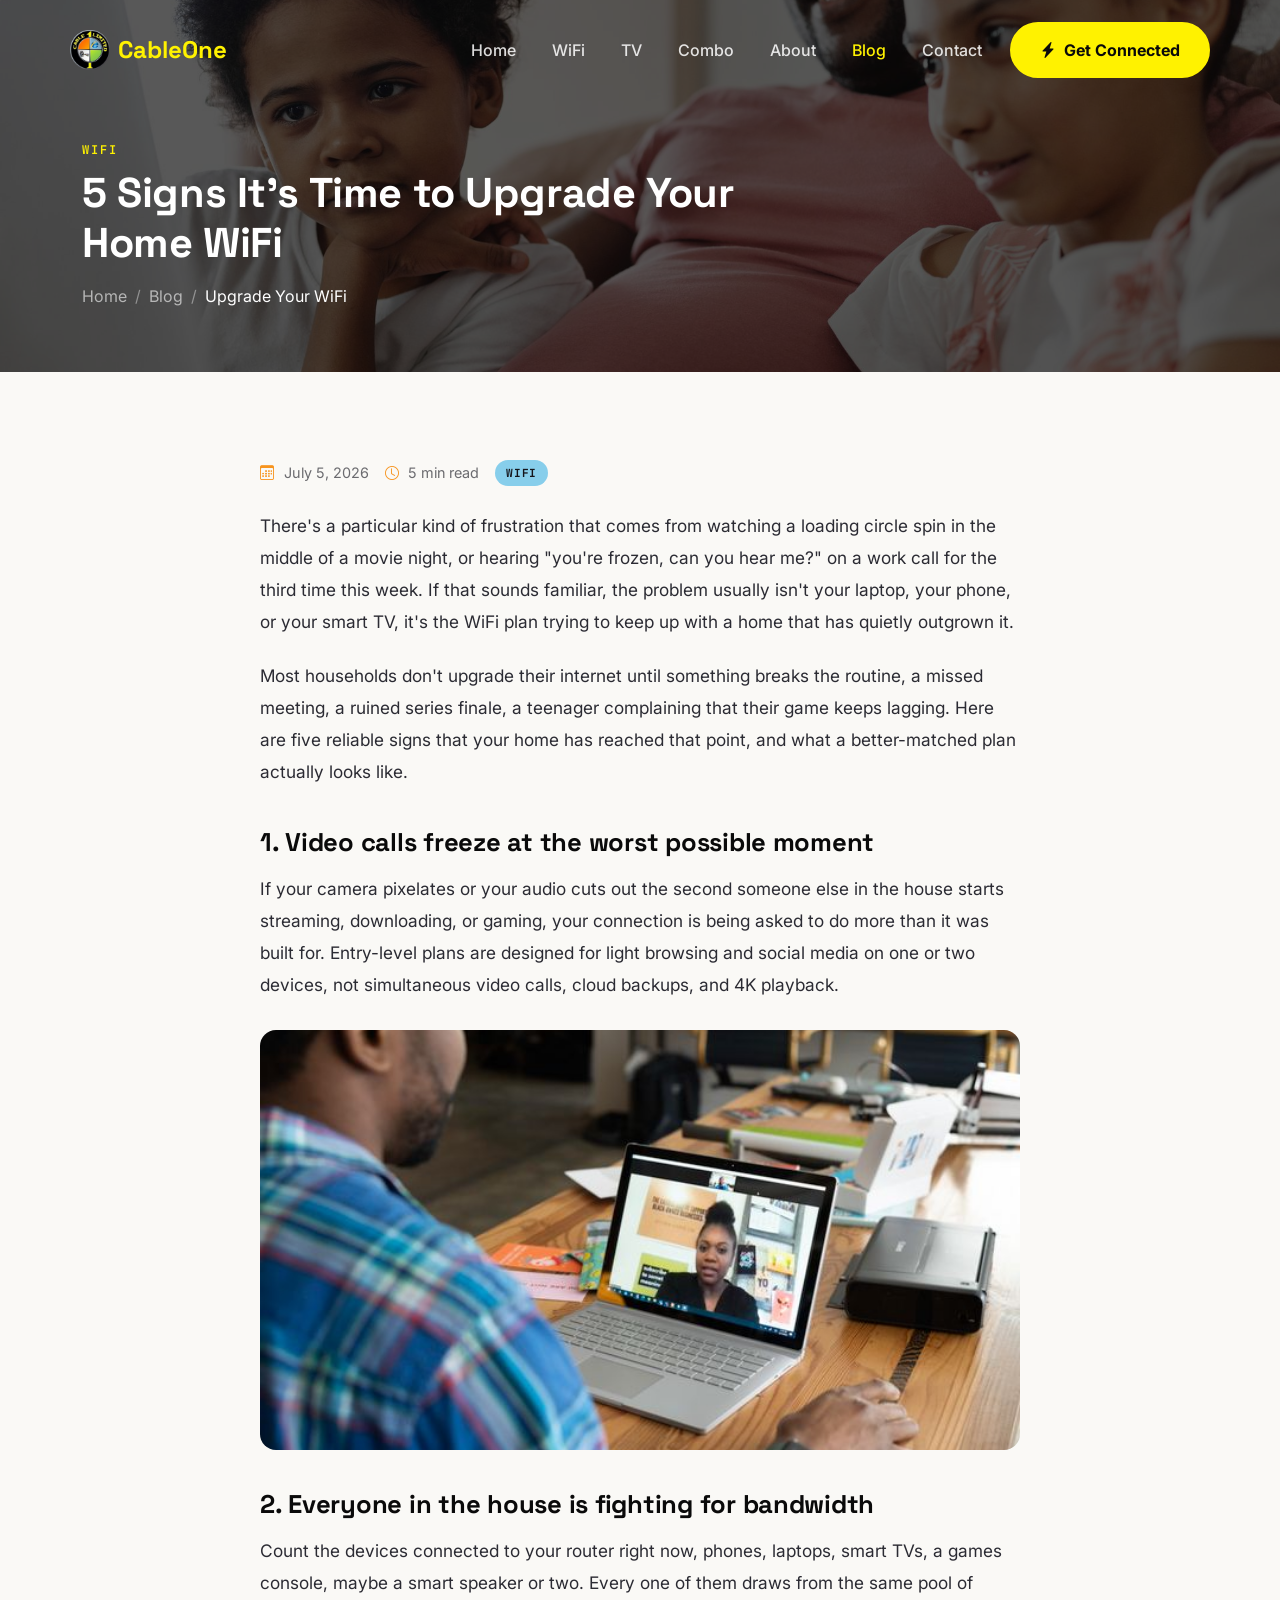
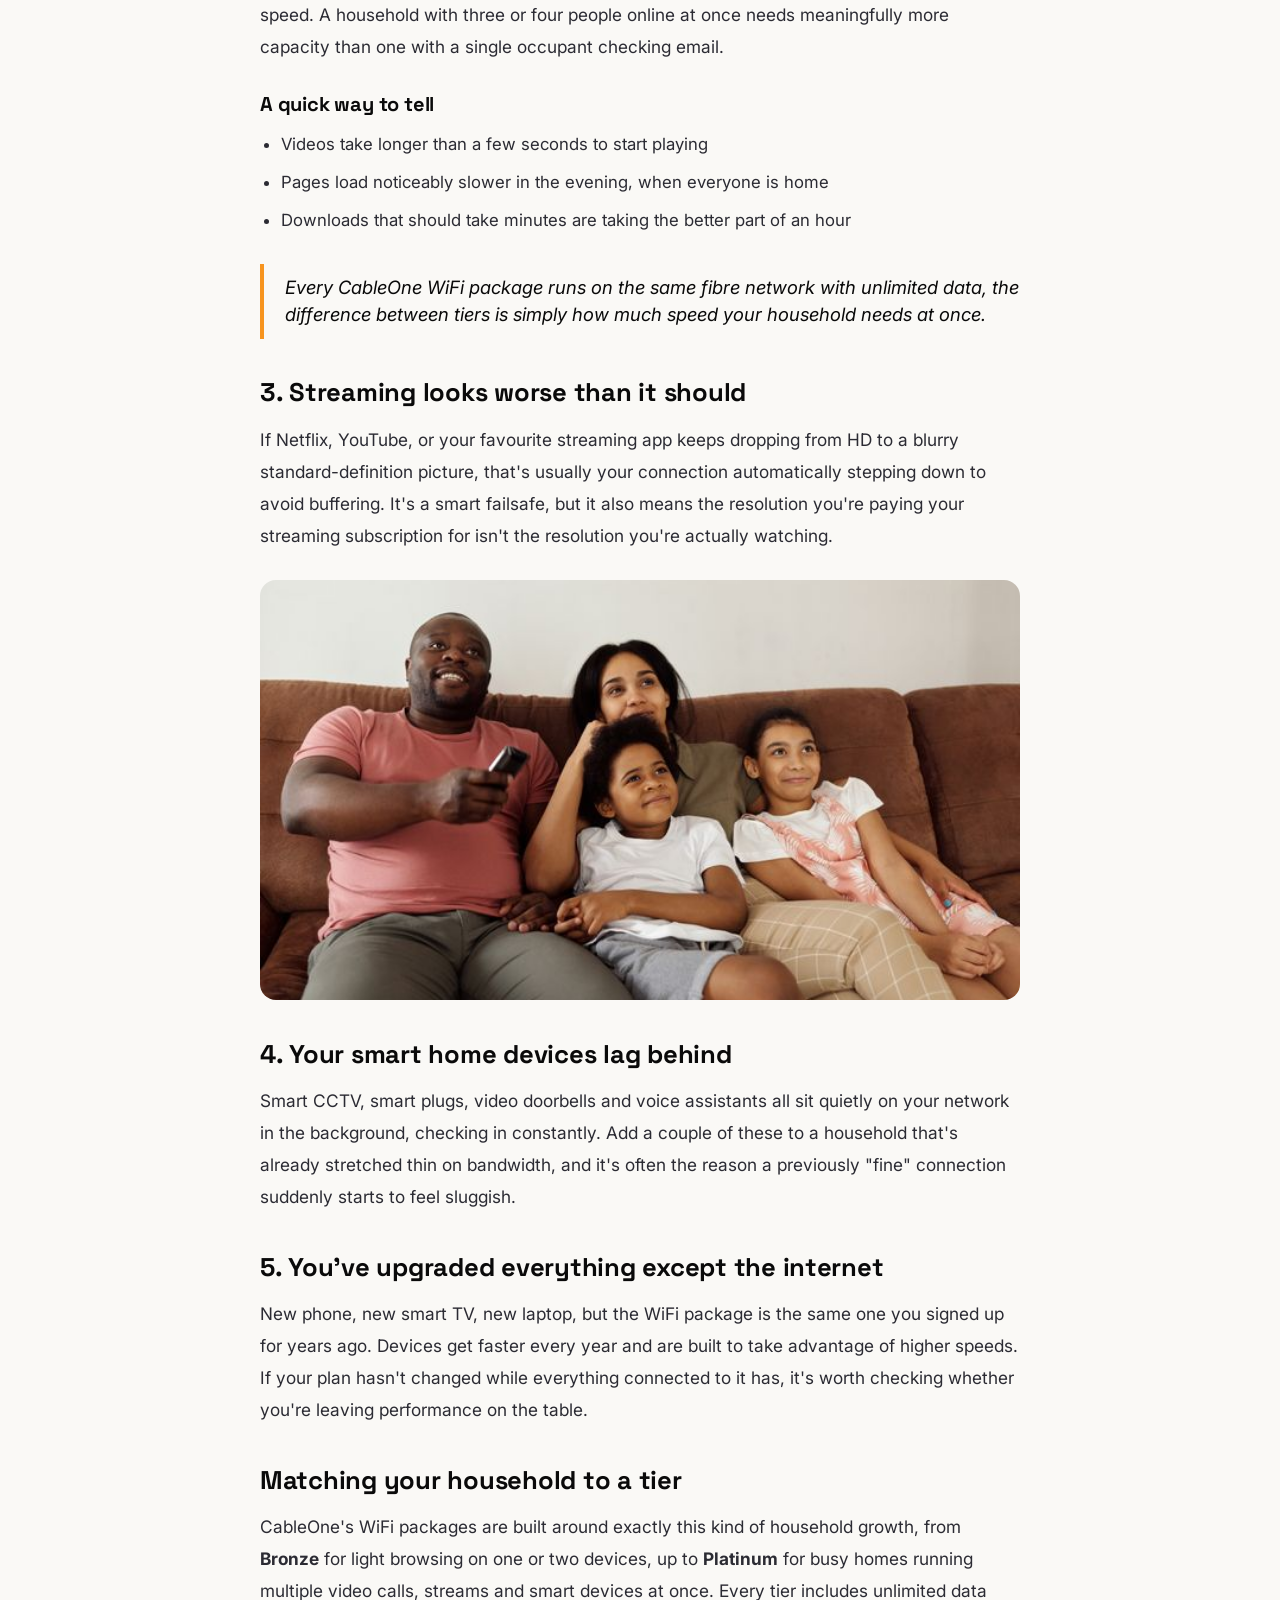
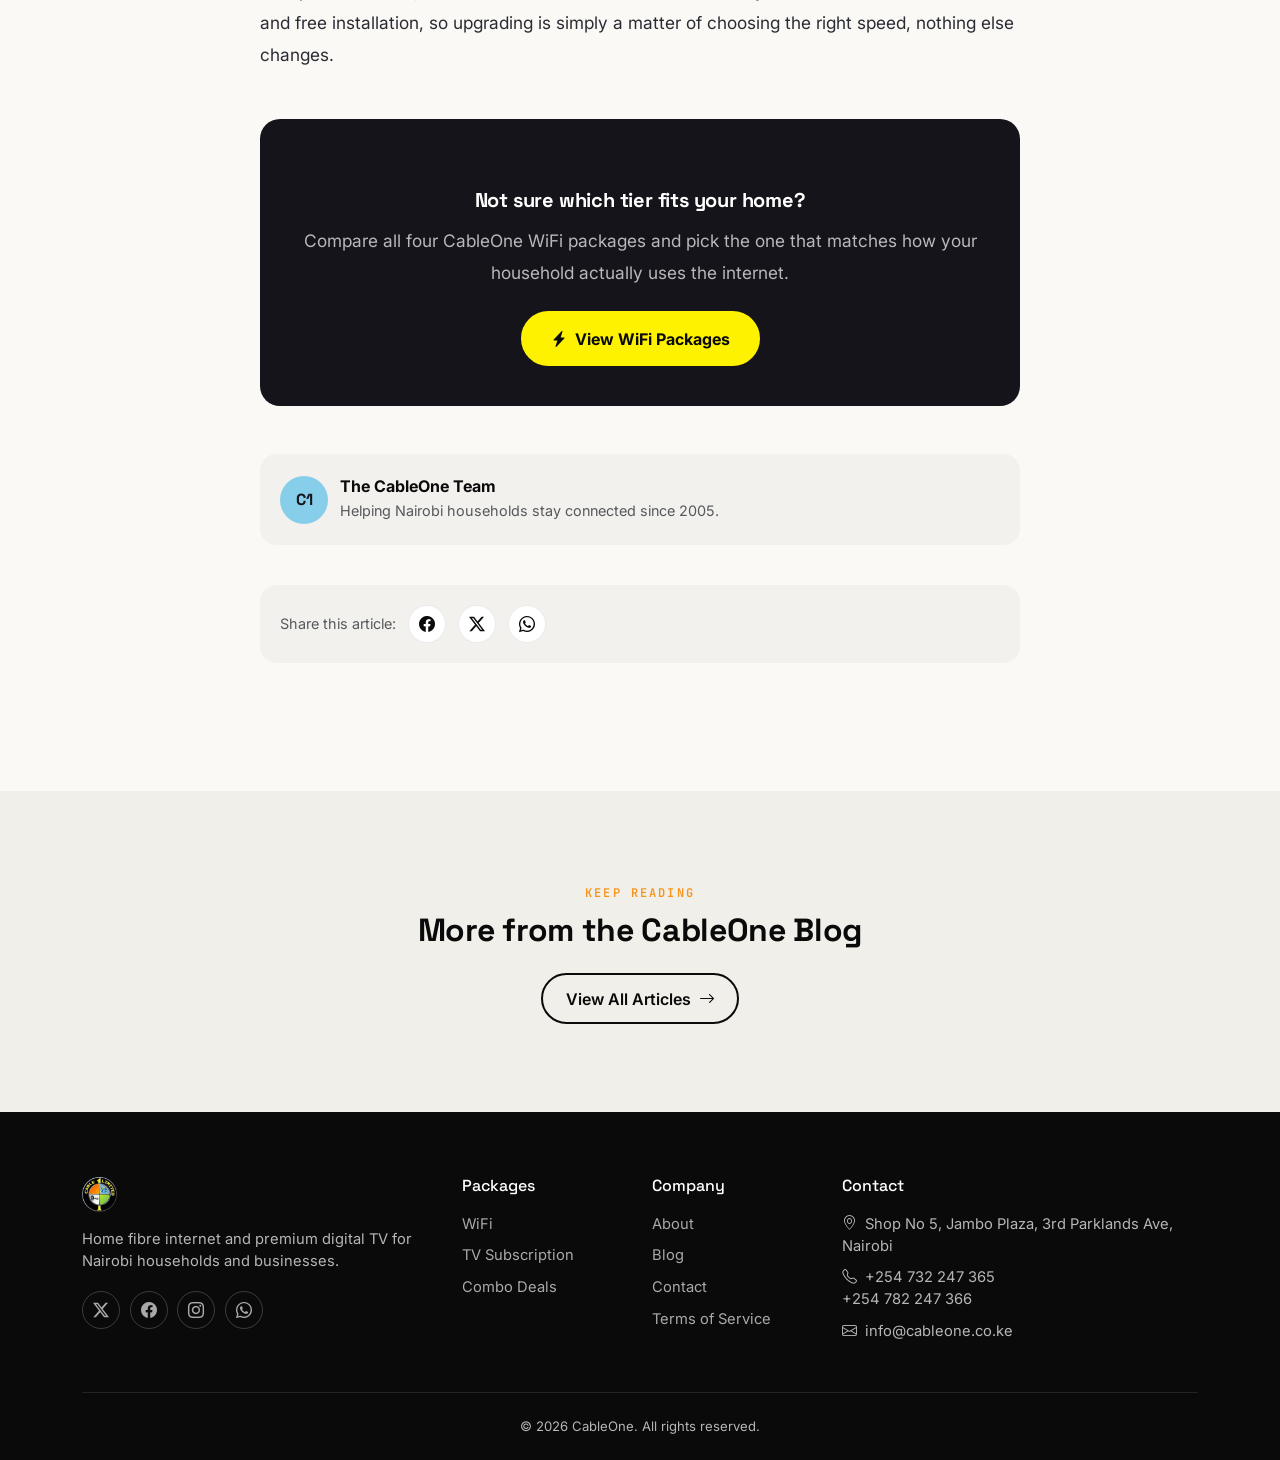
<file: blog-1.html>
<!DOCTYPE html>
<html lang="en">
<head>
  <meta charset="utf-8">
  <meta name="viewport" content="width=device-width, initial-scale=1.0">
  <title>5 Signs It's Time to Upgrade Your Home WiFi CableOne Blog</title>
  <meta name="description" content="Buffering, dropped video calls, and too many devices competing for bandwidth? Here are 5 signs your Nairobi home has outgrown its WiFi plan, and what to do about it.">

  <link rel="preconnect" href="https://fonts.googleapis.com">
  <link rel="preconnect" href="https://fonts.gstatic.com" crossorigin>
  <link href="https://fonts.googleapis.com/css2?family=Space+Grotesk:wght@500;700&family=Inter:wght@400;500;600;700&family=JetBrains+Mono:wght@500;700&display=swap" rel="stylesheet">

  <!-- Favicon -->
  <link rel="icon" type="image/png" sizes="32x32" href="assets/img/cable-one-logo.png">
  <link rel="icon" type="image/png" sizes="16x16" href="assets/img/cable-one-logo.png">
  <link rel="apple-touch-icon" href="assets/img/cable-one-logo.png">

  <link href="https://cdn.jsdelivr.net/npm/bootstrap@5.3.3/dist/css/bootstrap.min.css" rel="stylesheet">
  <link rel="stylesheet" href="https://cdn.jsdelivr.net/npm/bootstrap-icons@1.11.3/font/bootstrap-icons.css">
  <link href="assets/css/style.css" rel="stylesheet">
  <link href="assets/css/blog.css" rel="stylesheet">
</head>
<body>
    <!-- Preloader -->
      <div id="preloader">
        <div class="preloader-inner">
          <img src="assets/img/cable-one-logo.png" alt="CableOne" class="preloader-logo">
        </div>
      </div>
      <!-- Header -->
      <header class="c1-header">
        <nav class="navbar navbar-expand-lg container">
          <a class="navbar-brand" href="index.html">
            <img src="assets/img/cable-one-logo.png" alt="CableOne" height="40" class="brand-logo">
            <span style="color: #fff200;">CableOne</span>
          </a>
          <button class="navbar-toggler" type="button" data-bs-toggle="collapse" data-bs-target="#navMain">
            <i class="bi bi-list fs-2" style="color: #fff200;"></i>
          </button>
          <div class="collapse navbar-collapse justify-content-end" id="navMain">
            <ul class="navbar-nav align-items-lg-center gap-lg-1">
              <li class="nav-item"><a class="nav-link" href="index.html">Home</a></li>
              <li class="nav-item"><a class="nav-link" href="wifi.html">WiFi</a></li>
              <li class="nav-item"><a class="nav-link" href="tv.html">TV</a></li>
              <li class="nav-item"><a class="nav-link" href="combo.html">Combo</a></li>
              <li class="nav-item"><a class="nav-link" href="about.html">About</a></li>
              <li class="nav-item"><a class="nav-link active" href="blogs.html">Blog</a></li>
              <li class="nav-item"><a class="nav-link" href="index.html#contact">Contact</a></li>
              <li class="nav-item ms-lg-2 mt-2 mt-lg-0">
                <a class="btn-c1-primary" href="index.html#packages"><i class="bi bi-lightning-charge-fill"></i> Get Connected</a>
              </li>
            </ul>
          </div>
        </nav>
      </header>

  <!-- Hero -->
  <section class="page-hero" style="background-image: url('assets/img/wifi-subscription-section.jpg'); background-size: cover; background-position: center; position: relative;">
    <div style="position: absolute; top: 0; left: 0; width: 100%; height: 100%; background: rgba(10, 10, 10, 0.68); z-index: 0;"></div>
    <!--<svg class="signal-arcs" viewBox="0 0 420 420" xmlns="http://www.w3.org/2000/svg" style="z-index: 1;">
      <circle cx="210" cy="210" r="90" fill="none" stroke="#fff200" stroke-width="1.5" opacity="0.35"></circle>
      <circle cx="210" cy="210" r="150" fill="none" stroke="#87ceeb" stroke-width="1.5" opacity="0.3"></circle>
      <circle cx="210" cy="210" r="205" fill="none" stroke="#f7941e" stroke-width="1.5" opacity="0.2"></circle>
    </svg>-->
    <div class="container position-relative" style="z-index: 2;">
      <span class="eyebrow on-dark">WiFi</span>
      <h1 class="mt-2 mb-3" style="font-size:clamp(1.8rem,4vw,2.6rem); max-width:700px;">5 Signs It's Time to Upgrade Your Home WiFi</h1>
      <nav aria-label="breadcrumb" class="mt-3">
        <ol class="breadcrumb mb-0" style="--bs-breadcrumb-divider-color: rgba(255,255,255,.4);">
          <li class="breadcrumb-item"><a href="index.html" style="color:rgba(255,255,255,.6);">Home</a></li>
          <li class="breadcrumb-item"><a href="blogs.html" style="color:rgba(255,255,255,.6);">Blog</a></li>
          <li class="breadcrumb-item active" style="color:#fff;" aria-current="page">Upgrade Your WiFi</li>
        </ol>
      </nav>
    </div>
  </section>

  <section class="section">
    <div class="container">
      <div class="blog-article">

        <div class="blog-meta-row">
          <span><i class="bi bi-calendar3"></i> July 5, 2026</span>
          <span><i class="bi bi-clock"></i> 5 min read</span>
          <span class="blog-tag tag-wifi" style="margin-bottom:0;">WiFi</span>
        </div>

        <p>There's a particular kind of frustration that comes from watching a loading circle spin in the middle of a movie night, or hearing "you're frozen, can you hear me?" on a work call for the third time this week. If that sounds familiar, the problem usually isn't your laptop, your phone, or your smart TV, it's the WiFi plan trying to keep up with a home that has quietly outgrown it.</p>

        <p>Most households don't upgrade their internet until something breaks the routine, a missed meeting, a ruined series finale, a teenager complaining that their game keeps lagging. Here are five reliable signs that your home has reached that point, and what a better-matched plan actually looks like.</p>

        <h2>1. Video calls freeze at the worst possible moment</h2>
        <p>If your camera pixelates or your audio cuts out the second someone else in the house starts streaming, downloading, or gaming, your connection is being asked to do more than it was built for. Entry-level plans are designed for light browsing and social media on one or two devices, not simultaneous video calls, cloud backups, and 4K playback.</p>

        <img src="assets/img/blogs-1-picture.jpg" alt="Person on a laptop video call at a home desk" class="blog-inline-img">

        <h2>2. Everyone in the house is fighting for bandwidth</h2>
        <p>Count the devices connected to your router right now, phones, laptops, smart TVs, a games console, maybe a smart speaker or two. Every one of them draws from the same pool of speed. A household with three or four people online at once needs meaningfully more capacity than one with a single occupant checking email.</p>

        <h3>A quick way to tell</h3>
        <ul>
          <li>Videos take longer than a few seconds to start playing</li>
          <li>Pages load noticeably slower in the evening, when everyone is home</li>
          <li>Downloads that should take minutes are taking the better part of an hour</li>
        </ul>

        <blockquote>Every CableOne WiFi package runs on the same fibre network with unlimited data, the difference between tiers is simply how much speed your household needs at once.</blockquote>

        <h2>3. Streaming looks worse than it should</h2>
        <p>If Netflix, YouTube, or your favourite streaming app keeps dropping from HD to a blurry standard-definition picture, that's usually your connection automatically stepping down to avoid buffering. It's a smart failsafe, but it also means the resolution you're paying your streaming subscription for isn't the resolution you're actually watching.</p>

        <img src="assets/img/blogs-1-picture2.jpg" alt="Family relaxing on a sofa watching a crisp, high-definition picture on their living room TV" class="blog-inline-img">

        <h2>4. Your smart home devices lag behind</h2>
        <p>Smart CCTV, smart plugs, video doorbells and voice assistants all sit quietly on your network in the background, checking in constantly. Add a couple of these to a household that's already stretched thin on bandwidth, and it's often the reason a previously "fine" connection suddenly starts to feel sluggish.</p>

        <h2>5. You've upgraded everything except the internet</h2>
        <p>New phone, new smart TV, new laptop, but the WiFi package is the same one you signed up for years ago. Devices get faster every year and are built to take advantage of higher speeds. If your plan hasn't changed while everything connected to it has, it's worth checking whether you're leaving performance on the table.</p>

        <h2>Matching your household to a tier</h2>
        <p>CableOne's WiFi packages are built around exactly this kind of household growth, from <strong>Bronze</strong> for light browsing on one or two devices, up to <strong>Platinum</strong> for busy homes running multiple video calls, streams and smart devices at once. Every tier includes unlimited data and free installation, so upgrading is simply a matter of choosing the right speed, nothing else changes.</p>

        <div class="blog-cta-box">
          <h3>Not sure which tier fits your home?</h3>
          <p>Compare all four CableOne WiFi packages and pick the one that matches how your household actually uses the internet.</p>
          <a href="wifi.html" class="btn-c1-primary"><i class="bi bi-lightning-charge-fill"></i> View WiFi Packages</a>
        </div>

        <div class="author-chip">
          <div class="author-avatar">C1</div>
          <div>
            <strong>The CableOne Team</strong>
            <p class="mb-0 text-muted" style="font-size:.9rem;">Helping Nairobi households stay connected since 2005.</p>
          </div>
        </div>

        <div class="blog-share">
          <span class="text-muted" style="font-size:.9rem;">Share this article:</span>
          <a href="#" aria-label="Share on Facebook"><i class="bi bi-facebook"></i></a>
          <a href="#" aria-label="Share on X"><i class="bi bi-twitter-x"></i></a>
          <a href="https://wa.me/?text=Check%20this%20out" aria-label="Share on WhatsApp" target="_blank" rel="noopener"><i class="bi bi-whatsapp"></i></a>
        </div>

      </div>
    </div>
  </section>

  <section class="section section-alt">
    <div class="container text-center">
      <span class="eyebrow">Keep Reading</span>
      <h2 class="mt-2 mb-4">More from the CableOne Blog</h2>
      <a href="blogs.html" class="btn-c1-outline-dark">View All Articles <i class="bi bi-arrow-right"></i></a>
    </div>
  </section>
  <!-- Footer -->
  <footer class="c1-footer">
    <div class="container">
      <div class="row g-4">
        <div class="col-lg-4 col-md-6">
          <div class="footer-brand mb-3">
            <img src="assets/img/cable-one-logo.png" alt="CableOne" height="35">
          </div>
          <p style="font-size:0.92rem;">Home fibre internet and premium digital TV for Nairobi households and businesses.</p>
          <div class="social-links">
            <a href="#" aria-label="Twitter"><i class="bi bi-twitter-x"></i></a>
            <a href="https://www.facebook.com/CableOneKe/" aria-label="Facebook" target="_blank"><i class="bi bi-facebook"></i></a>
            <a href="https://www.instagram.com/cableone_tv/" aria-label="Instagram" target="_blank"><i class="bi bi-instagram"></i></a>
            <a href="https://wa.me/254703700706" aria-label="WhatsApp" target="_blank" rel="noopener"><i class="bi bi-whatsapp"></i></a>
          </div>
        </div>
        <div class="col-lg-2 col-md-3 col-6">
          <h5>Packages</h5>
          <ul>
            <li><a href="wifi.html">WiFi</a></li>
            <li><a href="tv.html">TV Subscription</a></li>
            <li><a href="combo.html">Combo Deals</a></li>
          </ul>
        </div>
        <div class="col-lg-2 col-md-3 col-6">
          <h5>Company</h5>
          <ul>
            <li><a href="index.html#about">About</a></li>
            <li><a href="blogs.html">Blog</a></li>
            <li><a href="index.html#contact">Contact</a></li>
            <li><a href="#">Terms of Service</a></li>
          </ul>
        </div>
        <div class="col-lg-4 col-md-12">
          <h5>Contact</h5>
          <ul>
            <li><i class="bi bi-geo-alt me-1"></i> Shop No 5, Jambo Plaza, 3rd Parklands Ave, Nairobi</li>
            <li><i class="bi bi-telephone me-1"></i> +254 732 247 365<br>
              +254 782 247 366</li>
            <li><i class="bi bi-envelope me-1"></i> info@cableone.co.ke</li>
          </ul>
        </div>
      </div>
      <div class="footer-bottom text-center">&copy; <span id="year"></span> CableOne. All rights reserved.</div>
    </div>
  </footer>

  <a href="#" class="scroll-top"><i class="bi bi-arrow-up"></i></a>

  <script src="https://cdn.jsdelivr.net/npm/bootstrap@5.3.3/dist/js/bootstrap.bundle.min.js"></script>
  <script src="assets/js/script.js"></script>
  <script>document.getElementById('year').textContent = new Date().getFullYear();</script>
</body>
</html>
</file>
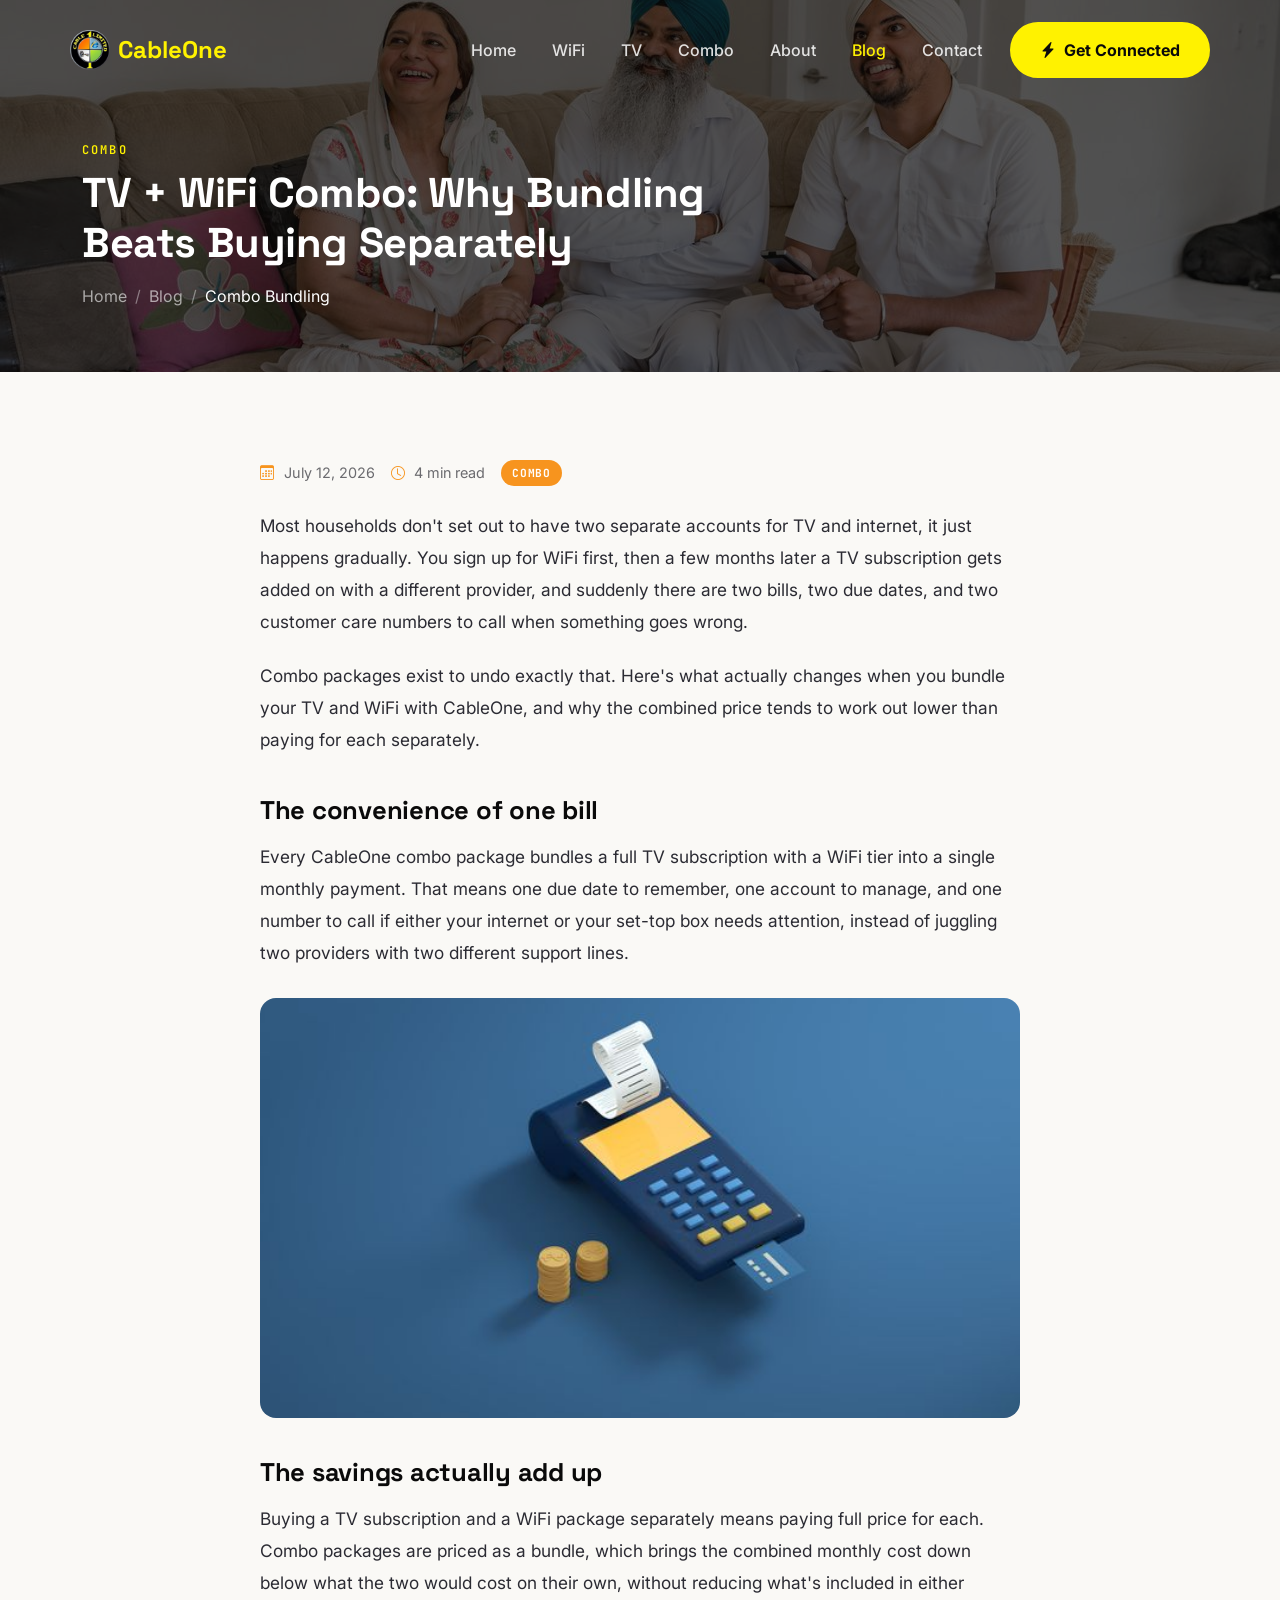
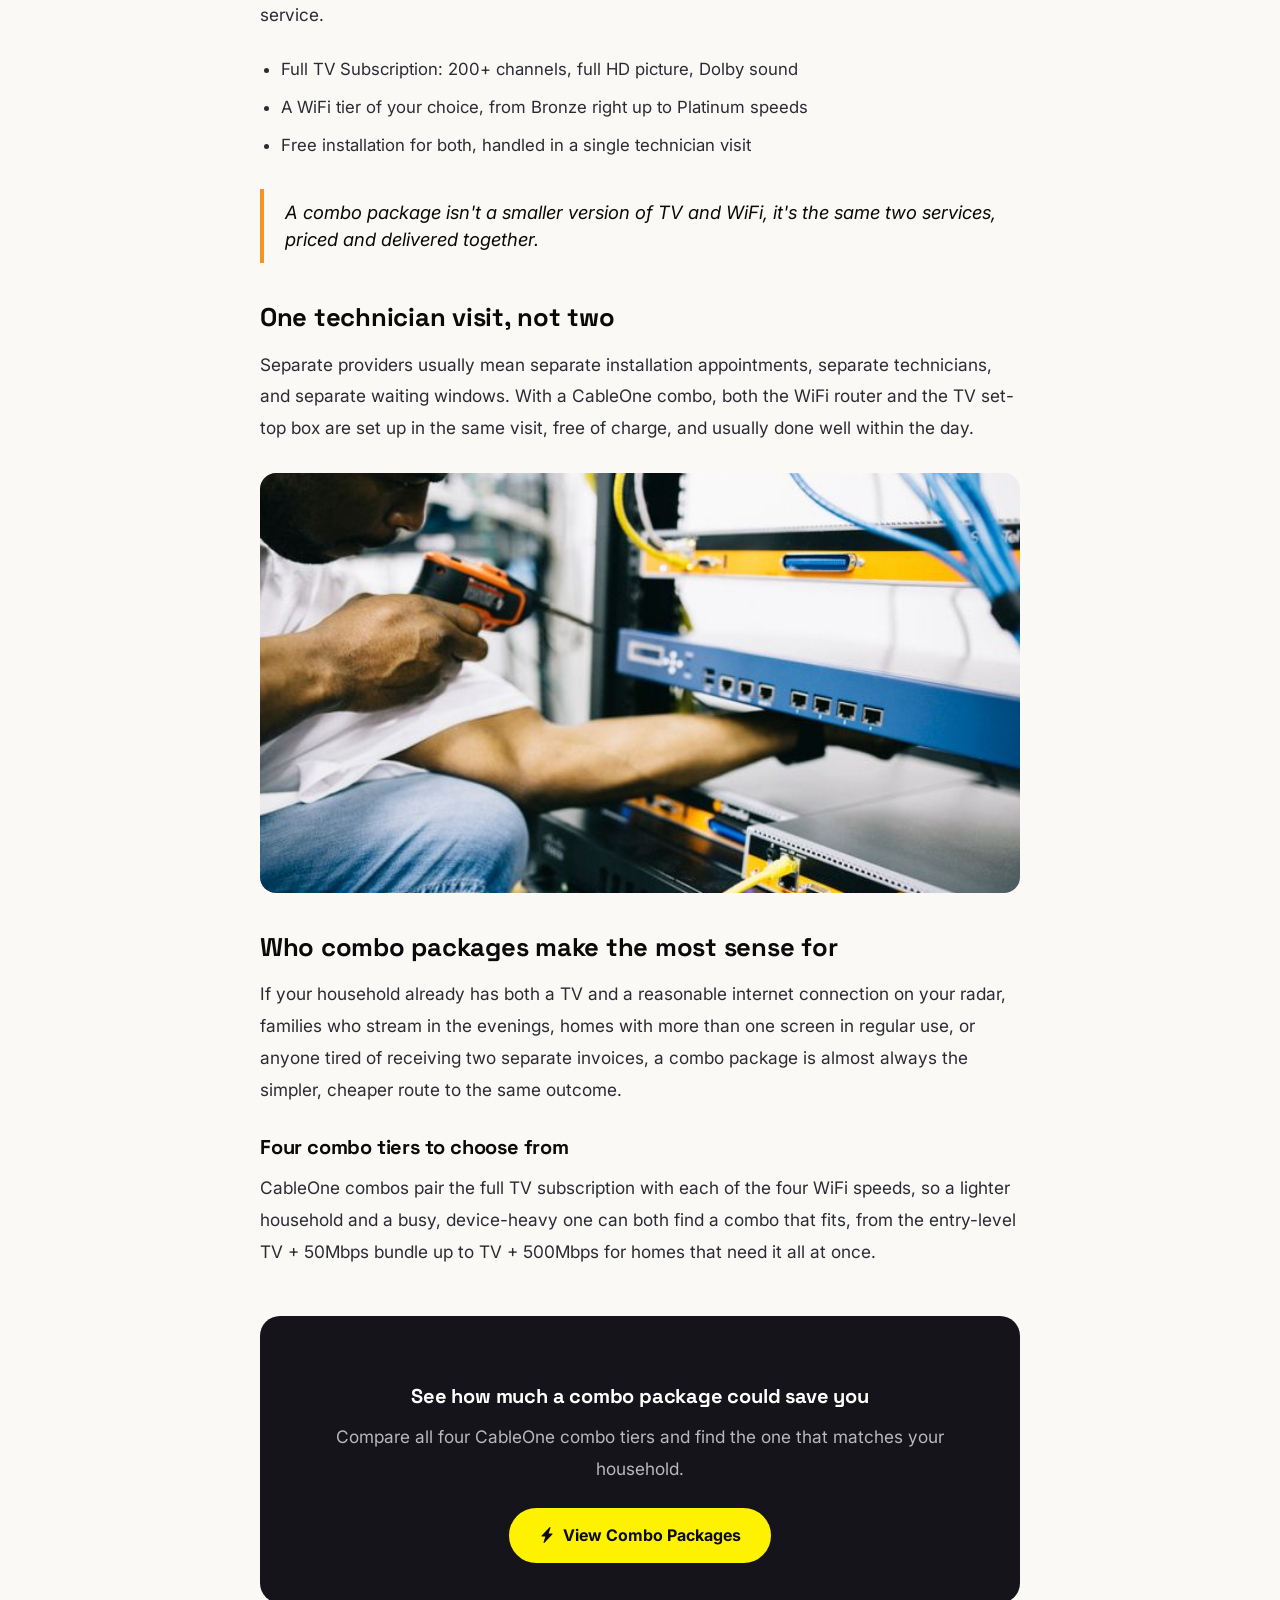
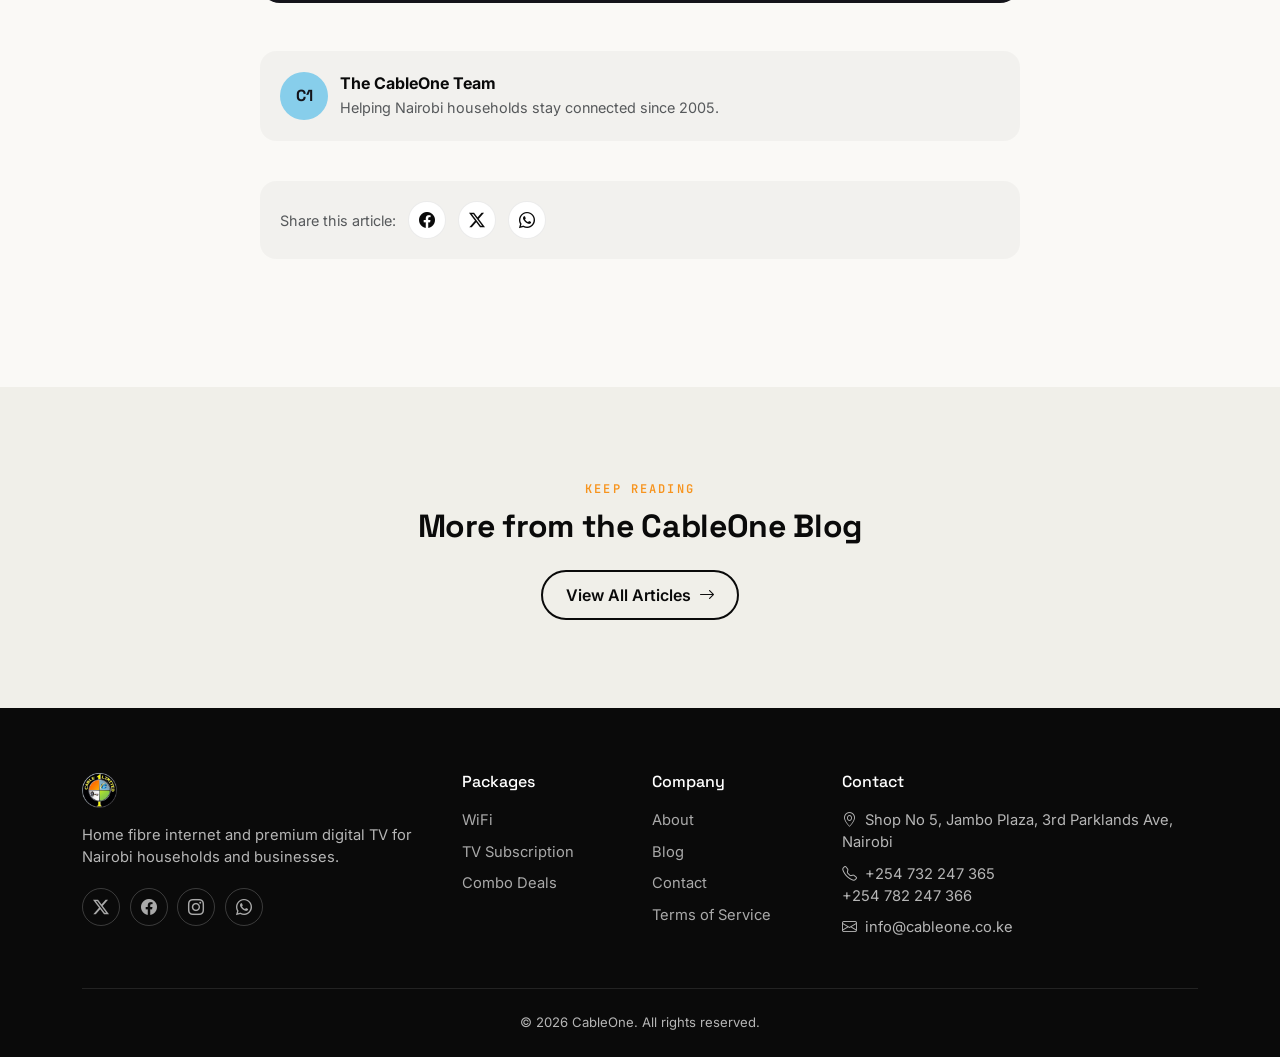
<file: blog-2.html>
<!DOCTYPE html>
<html lang="en">
<head>
  <meta charset="utf-8">
  <meta name="viewport" content="width=device-width, initial-scale=1.0">
  <title>TV + WiFi Combo: Why Bundling Beats Buying Separately CableOne Blog</title>
  <meta name="description" content="One bill, one provider, real savings. Here's the math and the convenience behind why Nairobi households are choosing CableOne combo packages over separate TV and WiFi plans.">

  <link rel="preconnect" href="https://fonts.googleapis.com">
  <link rel="preconnect" href="https://fonts.gstatic.com" crossorigin>
  <link href="https://fonts.googleapis.com/css2?family=Space+Grotesk:wght@500;700&family=Inter:wght@400;500;600;700&family=JetBrains+Mono:wght@500;700&display=swap" rel="stylesheet">

  <!-- Favicon -->
  <link rel="icon" type="image/png" sizes="32x32" href="assets/img/cable-one-logo.png">
  <link rel="icon" type="image/png" sizes="16x16" href="assets/img/cable-one-logo.png">
  <link rel="apple-touch-icon" href="assets/img/cable-one-logo.png">

  <link href="https://cdn.jsdelivr.net/npm/bootstrap@5.3.3/dist/css/bootstrap.min.css" rel="stylesheet">
  <link rel="stylesheet" href="https://cdn.jsdelivr.net/npm/bootstrap-icons@1.11.3/font/bootstrap-icons.css">
  <link href="assets/css/style.css" rel="stylesheet">
  <link href="assets/css/blog.css" rel="stylesheet">
</head>
<body>
    <!-- Preloader -->
      <div id="preloader">
        <div class="preloader-inner">
          <img src="assets/img/cable-one-logo.png" alt="CableOne" class="preloader-logo">
        </div>
      </div>
      <!-- Header -->
      <header class="c1-header">
        <nav class="navbar navbar-expand-lg container">
          <a class="navbar-brand" href="index.html">
            <img src="assets/img/cable-one-logo.png" alt="CableOne" height="40" class="brand-logo">
            <span style="color: #fff200;">CableOne</span>
          </a>
          <button class="navbar-toggler" type="button" data-bs-toggle="collapse" data-bs-target="#navMain">
            <i class="bi bi-list fs-2" style="color: #fff200;"></i>
          </button>
          <div class="collapse navbar-collapse justify-content-end" id="navMain">
            <ul class="navbar-nav align-items-lg-center gap-lg-1">
              <li class="nav-item"><a class="nav-link" href="index.html">Home</a></li>
              <li class="nav-item"><a class="nav-link" href="wifi.html">WiFi</a></li>
              <li class="nav-item"><a class="nav-link" href="tv.html">TV</a></li>
              <li class="nav-item"><a class="nav-link" href="combo.html">Combo</a></li>
              <li class="nav-item"><a class="nav-link" href="about.html">About</a></li>
              <li class="nav-item"><a class="nav-link active" href="blogs.html">Blog</a></li>
              <li class="nav-item"><a class="nav-link" href="index.html#contact">Contact</a></li>
              <li class="nav-item ms-lg-2 mt-2 mt-lg-0">
                <a class="btn-c1-primary" href="index.html#packages"><i class="bi bi-lightning-charge-fill"></i> Get Connected</a>
              </li>
            </ul>
          </div>
        </nav>
      </header>

  <!-- Hero -->
  <section class="page-hero" style="background-image: url('assets/img/combo-subscription-package.jpg'); background-size: cover; background-position: center; position: relative;">
    <div style="position: absolute; top: 0; left: 0; width: 100%; height: 100%; background: rgba(10, 10, 10, 0.68); z-index: 0;"></div>
    <!--<svg class="signal-arcs" viewBox="0 0 420 420" xmlns="http://www.w3.org/2000/svg" style="z-index: 1;">
      <circle cx="210" cy="210" r="90" fill="none" stroke="#f7941e" stroke-width="1.5" opacity="0.35"></circle>
      <circle cx="210" cy="210" r="150" fill="none" stroke="#87ceeb" stroke-width="1.5" opacity="0.3"></circle>
      <circle cx="210" cy="210" r="205" fill="none" stroke="#fff200" stroke-width="1.5" opacity="0.2"></circle>
    </svg>-->
    <div class="container position-relative" style="z-index: 2;">
      <span class="eyebrow on-dark">Combo</span>
      <h1 class="mt-2 mb-3" style="font-size:clamp(1.8rem,4vw,2.6rem); max-width:700px;">TV + WiFi Combo: Why Bundling Beats Buying Separately</h1>
      <nav aria-label="breadcrumb" class="mt-3">
        <ol class="breadcrumb mb-0" style="--bs-breadcrumb-divider-color: rgba(255,255,255,.4);">
          <li class="breadcrumb-item"><a href="index.html" style="color:rgba(255,255,255,.6);">Home</a></li>
          <li class="breadcrumb-item"><a href="blogs.html" style="color:rgba(255,255,255,.6);">Blog</a></li>
          <li class="breadcrumb-item active" style="color:#fff;" aria-current="page">Combo Bundling</li>
        </ol>
      </nav>
    </div>
  </section>

  <section class="section">
    <div class="container">
      <div class="blog-article">

        <div class="blog-meta-row">
          <span><i class="bi bi-calendar3"></i> July 12, 2026</span>
          <span><i class="bi bi-clock"></i> 4 min read</span>
          <span class="blog-tag tag-combo" style="margin-bottom:0;">Combo</span>
        </div>

        <p>Most households don't set out to have two separate accounts for TV and internet, it just happens gradually. You sign up for WiFi first, then a few months later a TV subscription gets added on with a different provider, and suddenly there are two bills, two due dates, and two customer care numbers to call when something goes wrong.</p>

        <p>Combo packages exist to undo exactly that. Here's what actually changes when you bundle your TV and WiFi with CableOne, and why the combined price tends to work out lower than paying for each separately.</p>

        <h2>The convenience of one bill</h2>
        <p>Every CableOne combo package bundles a full TV subscription with a WiFi tier into a single monthly payment. That means one due date to remember, one account to manage, and one number to call if either your internet or your set-top box needs attention, instead of juggling two providers with two different support lines.</p>

        <img src="assets/img/blogs-2-picture1.jpg" alt="A single combined bill next to a phone and remote control" class="blog-inline-img">

        <h2>The savings actually add up</h2>
        <p>Buying a TV subscription and a WiFi package separately means paying full price for each. Combo packages are priced as a bundle, which brings the combined monthly cost down below what the two would cost on their own, without reducing what's included in either service.</p>

        <ul>
          <li>Full TV Subscription: 200+ channels, full HD picture, Dolby sound</li>
          <li>A WiFi tier of your choice, from Bronze right up to Platinum speeds</li>
          <li>Free installation for both, handled in a single technician visit</li>
        </ul>

        <blockquote>A combo package isn't a smaller version of TV and WiFi, it's the same two services, priced and delivered together.</blockquote>

        <h2>One technician visit, not two</h2>
        <p>Separate providers usually mean separate installation appointments, separate technicians, and separate waiting windows. With a CableOne combo, both the WiFi router and the TV set-top box are set up in the same visit, free of charge, and usually done well within the day.</p>

        <img src="assets/img/blogs-2-picture2.jpg" alt="A CableOne technician installing a router and set-top box in a living room" class="blog-inline-img">

        <h2>Who combo packages make the most sense for</h2>
        <p>If your household already has both a TV and a reasonable internet connection on your radar, families who stream in the evenings, homes with more than one screen in regular use, or anyone tired of receiving two separate invoices, a combo package is almost always the simpler, cheaper route to the same outcome.</p>

        <h3>Four combo tiers to choose from</h3>
        <p>CableOne combos pair the full TV subscription with each of the four WiFi speeds, so a lighter household and a busy, device-heavy one can both find a combo that fits, from the entry-level TV + 50Mbps bundle up to TV + 500Mbps for homes that need it all at once.</p>

        <div class="blog-cta-box">
          <h3>See how much a combo package could save you</h3>
          <p>Compare all four CableOne combo tiers and find the one that matches your household.</p>
          <a href="combo.html" class="btn-c1-primary"><i class="bi bi-lightning-charge-fill"></i> View Combo Packages</a>
        </div>

        <div class="author-chip">
          <div class="author-avatar">C1</div>
          <div>
            <strong>The CableOne Team</strong>
            <p class="mb-0 text-muted" style="font-size:.9rem;">Helping Nairobi households stay connected since 2005.</p>
          </div>
        </div>

        <div class="blog-share">
          <span class="text-muted" style="font-size:.9rem;">Share this article:</span>
          <a href="#" aria-label="Share on Facebook"><i class="bi bi-facebook"></i></a>
          <a href="#" aria-label="Share on X"><i class="bi bi-twitter-x"></i></a>
          <a href="https://wa.me/?text=Check%20this%20out" aria-label="Share on WhatsApp" target="_blank" rel="noopener"><i class="bi bi-whatsapp"></i></a>
        </div>

      </div>
    </div>
  </section>

  <section class="section section-alt">
    <div class="container text-center">
      <span class="eyebrow">Keep Reading</span>
      <h2 class="mt-2 mb-4">More from the CableOne Blog</h2>
      <a href="blogs.html" class="btn-c1-outline-dark">View All Articles <i class="bi bi-arrow-right"></i></a>
    </div>
  </section>
  <!-- Footer -->
  <footer class="c1-footer">
    <div class="container">
      <div class="row g-4">
        <div class="col-lg-4 col-md-6">
          <div class="footer-brand mb-3">
            <img src="assets/img/cable-one-logo.png" alt="CableOne" height="35">
          </div>
          <p style="font-size:0.92rem;">Home fibre internet and premium digital TV for Nairobi households and businesses.</p>
          <div class="social-links">
            <a href="#" aria-label="Twitter"><i class="bi bi-twitter-x"></i></a>
            <a href="https://www.facebook.com/CableOneKe/" aria-label="Facebook" target="_blank"><i class="bi bi-facebook"></i></a>
            <a href="https://www.instagram.com/cableone_tv/" aria-label="Instagram" target="_blank"><i class="bi bi-instagram"></i></a>
            <a href="https://wa.me/254703700706" aria-label="WhatsApp" target="_blank" rel="noopener"><i class="bi bi-whatsapp"></i></a>
          </div>
        </div>
        <div class="col-lg-2 col-md-3 col-6">
          <h5>Packages</h5>
          <ul>
            <li><a href="wifi.html">WiFi</a></li>
            <li><a href="tv.html">TV Subscription</a></li>
            <li><a href="combo.html">Combo Deals</a></li>
          </ul>
        </div>
        <div class="col-lg-2 col-md-3 col-6">
          <h5>Company</h5>
          <ul>
            <li><a href="index.html#about">About</a></li>
            <li><a href="blogs.html">Blog</a></li>
            <li><a href="index.html#contact">Contact</a></li>
            <li><a href="#">Terms of Service</a></li>
          </ul>
        </div>
        <div class="col-lg-4 col-md-12">
          <h5>Contact</h5>
          <ul>
            <li><i class="bi bi-geo-alt me-1"></i> Shop No 5, Jambo Plaza, 3rd Parklands Ave, Nairobi</li>
            <li><i class="bi bi-telephone me-1"></i> +254 732 247 365<br>
              +254 782 247 366</li>
            <li><i class="bi bi-envelope me-1"></i> info@cableone.co.ke</li>
          </ul>
        </div>
      </div>
      <div class="footer-bottom text-center">&copy; <span id="year"></span> CableOne. All rights reserved.</div>
    </div>
  </footer>

  <a href="#" class="scroll-top"><i class="bi bi-arrow-up"></i></a>

  <script src="https://cdn.jsdelivr.net/npm/bootstrap@5.3.3/dist/js/bootstrap.bundle.min.js"></script>
  <script src="assets/js/script.js"></script>
  <script>document.getElementById('year').textContent = new Date().getFullYear();</script>
</body>
</html>
</file>
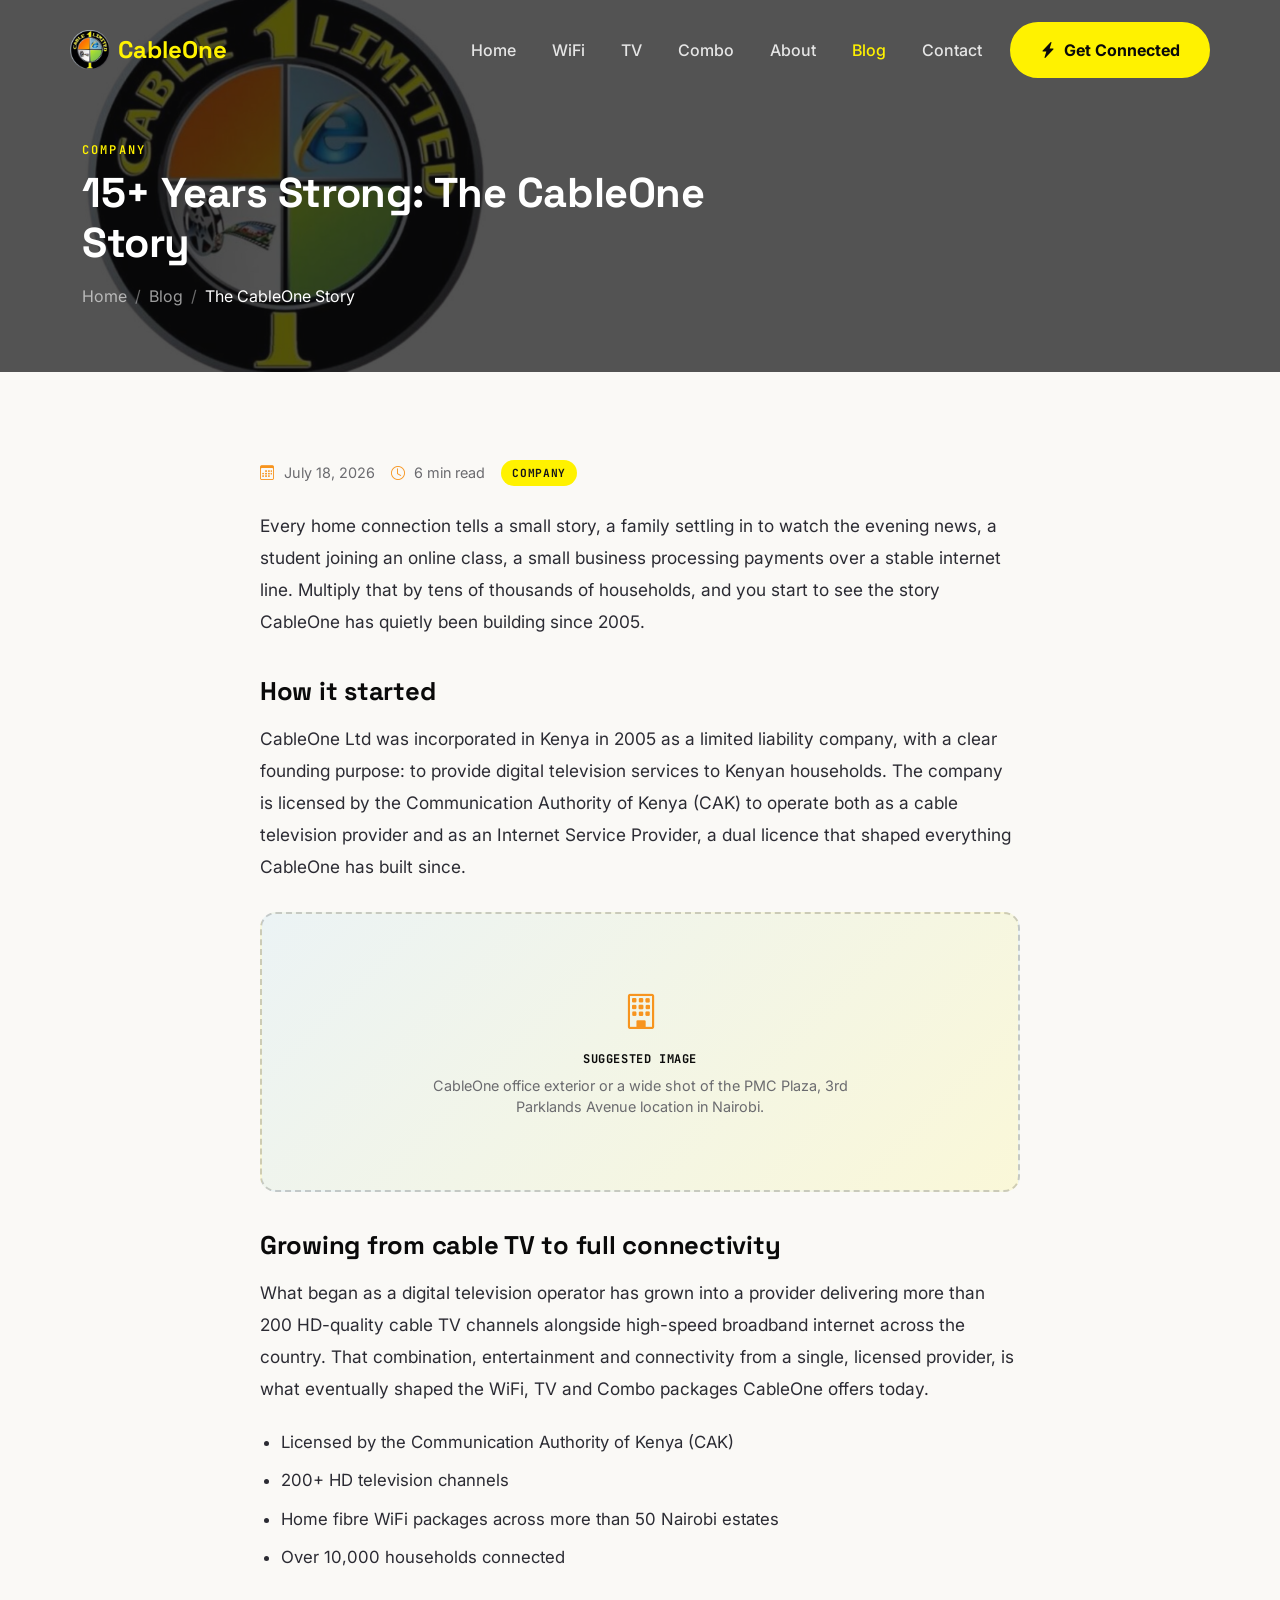
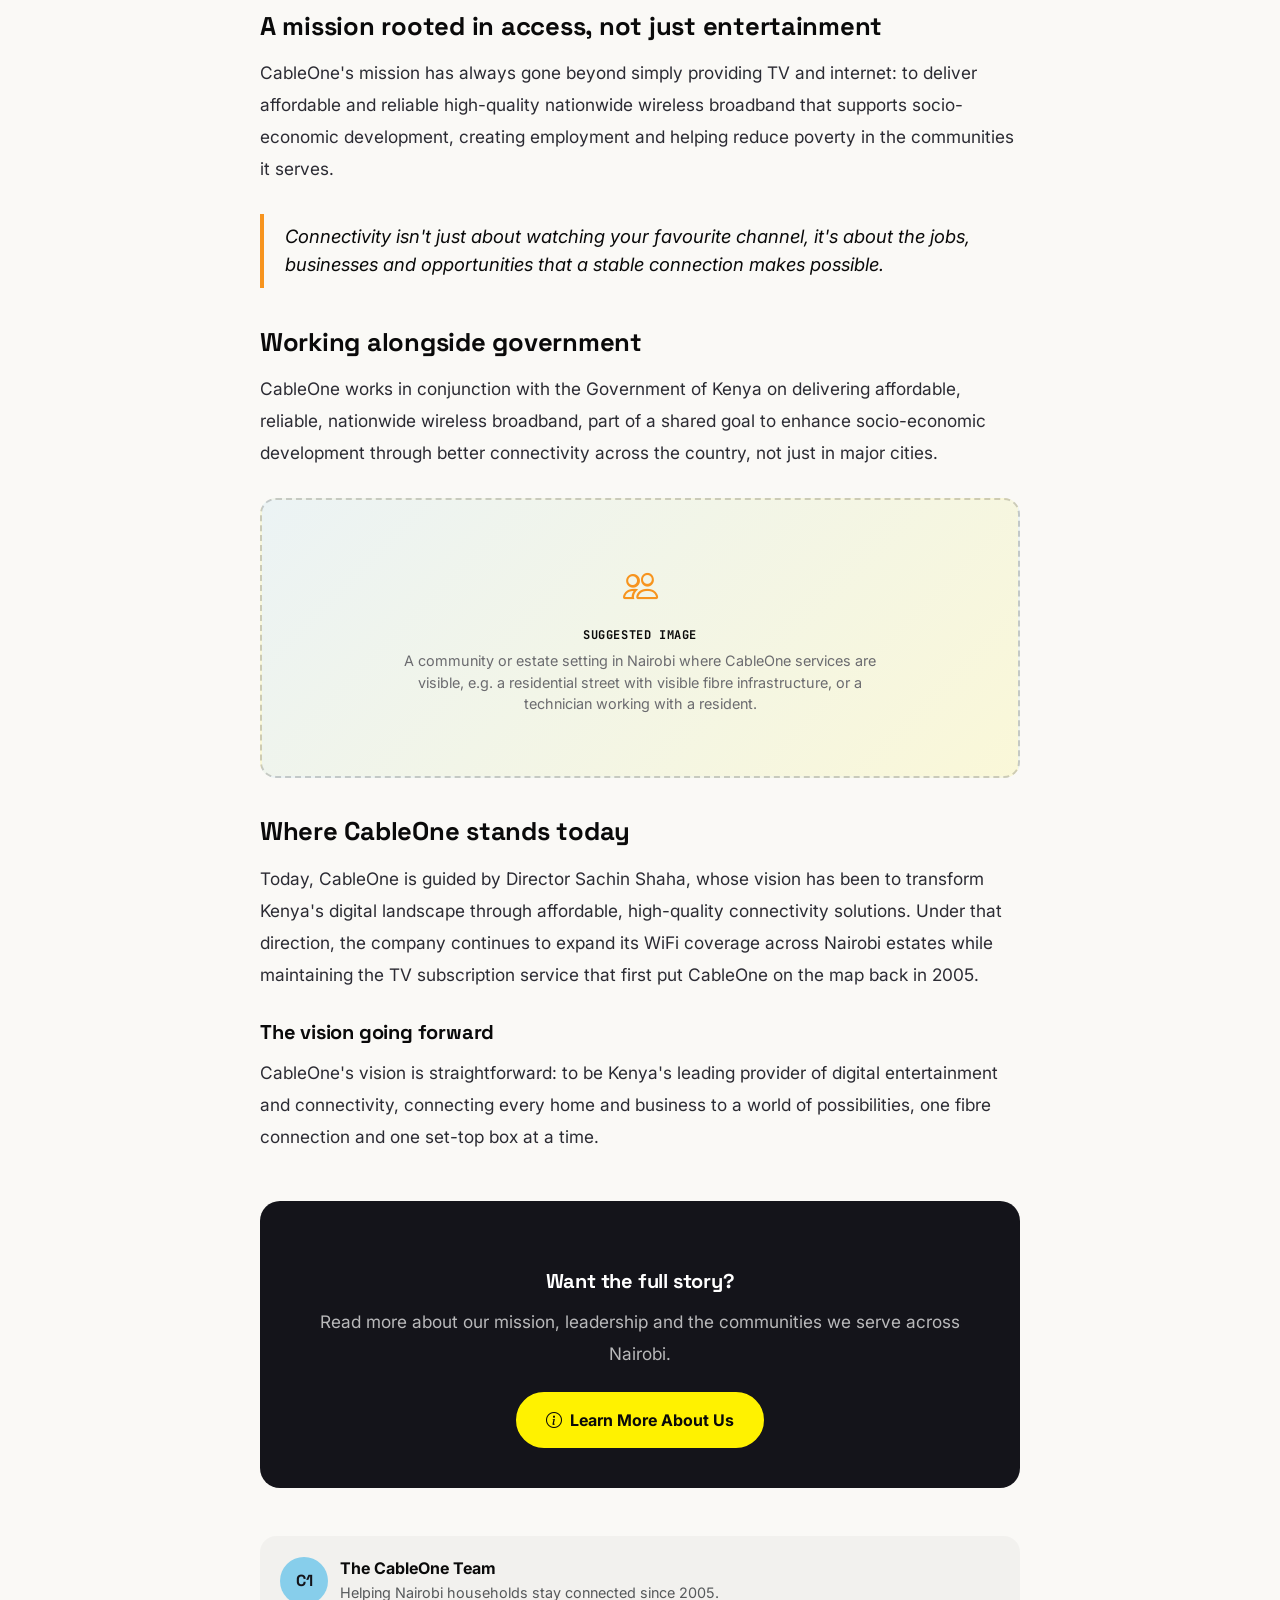
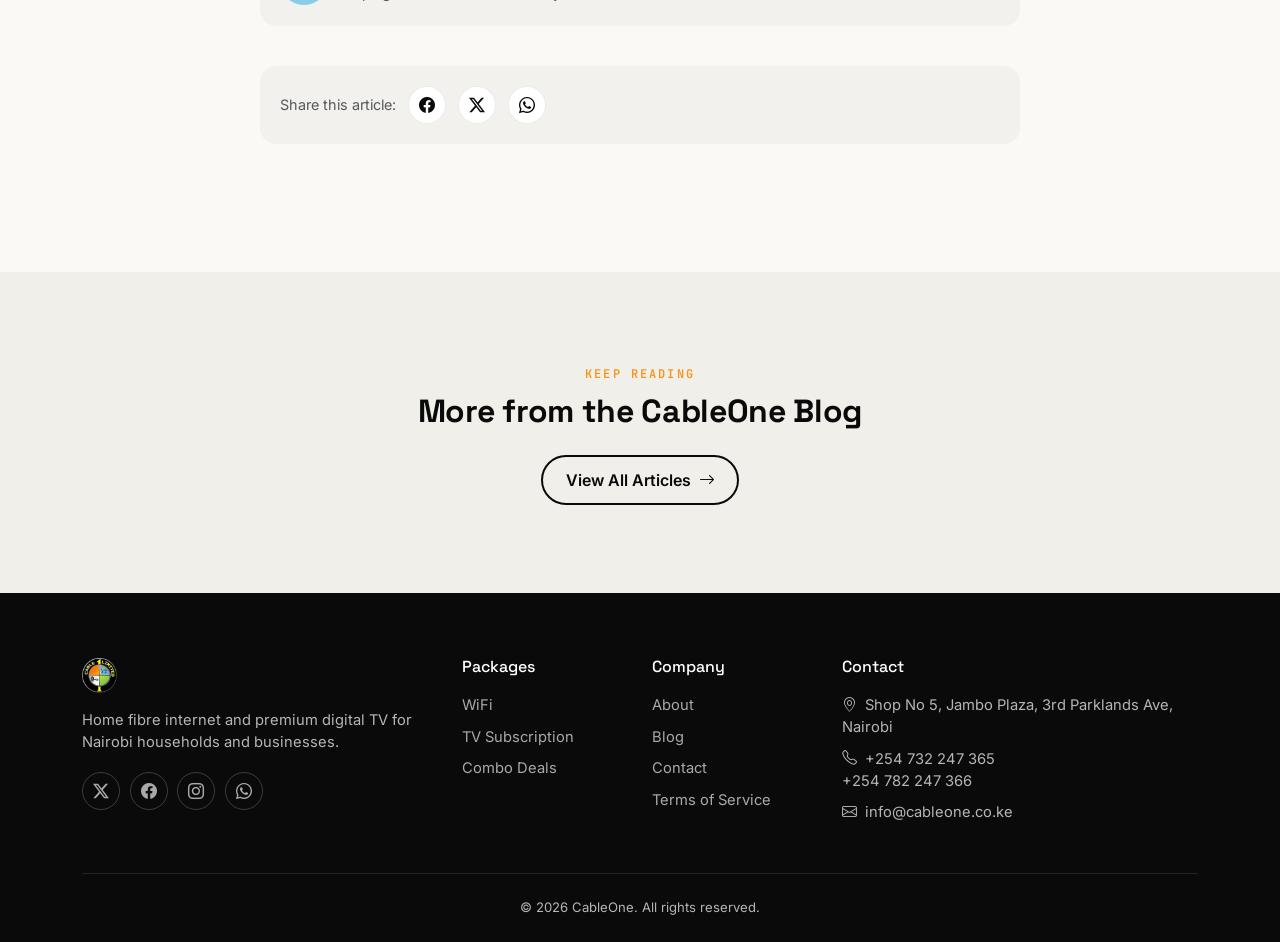
<file: blog-3.html>
<!DOCTYPE html>
<html lang="en">
<head>
  <meta charset="utf-8">
  <meta name="viewport" content="width=device-width, initial-scale=1.0">
  <title>15+ Years Strong: The CableOne Story CableOne Blog</title>
  <meta name="description" content="From a licensed cable TV operator in 2005 to a trusted name in Kenyan home connectivity — the story of how CableOne grew, and where it's headed next.">

  <link rel="preconnect" href="https://fonts.googleapis.com">
  <link rel="preconnect" href="https://fonts.gstatic.com" crossorigin>
  <link href="https://fonts.googleapis.com/css2?family=Space+Grotesk:wght@500;700&family=Inter:wght@400;500;600;700&family=JetBrains+Mono:wght@500;700&display=swap" rel="stylesheet">

  <!-- Favicon -->
  <link rel="icon" type="image/png" sizes="32x32" href="assets/img/cable-one-logo.png">
  <link rel="icon" type="image/png" sizes="16x16" href="assets/img/cable-one-logo.png">
  <link rel="apple-touch-icon" href="assets/img/cable-one-logo.png">

  <link href="https://cdn.jsdelivr.net/npm/bootstrap@5.3.3/dist/css/bootstrap.min.css" rel="stylesheet">
  <link rel="stylesheet" href="https://cdn.jsdelivr.net/npm/bootstrap-icons@1.11.3/font/bootstrap-icons.css">
  <link href="assets/css/style.css" rel="stylesheet">
  <link href="assets/css/blog.css" rel="stylesheet">
</head>
<body>
    <!-- Preloader -->
      <div id="preloader">
        <div class="preloader-inner">
          <img src="assets/img/cable-one-logo.png" alt="CableOne" class="preloader-logo">
        </div>
      </div>
      <!-- Header -->
      <header class="c1-header">
        <nav class="navbar navbar-expand-lg container">
          <a class="navbar-brand" href="index.html">
            <img src="assets/img/cable-one-logo.png" alt="CableOne" height="40" class="brand-logo">
            <span style="color: #fff200;">CableOne</span>
          </a>
          <button class="navbar-toggler" type="button" data-bs-toggle="collapse" data-bs-target="#navMain">
            <i class="bi bi-list fs-2" style="color: #fff200;"></i>
          </button>
          <div class="collapse navbar-collapse justify-content-end" id="navMain">
            <ul class="navbar-nav align-items-lg-center gap-lg-1">
              <li class="nav-item"><a class="nav-link" href="index.html">Home</a></li>
              <li class="nav-item"><a class="nav-link" href="wifi.html">WiFi</a></li>
              <li class="nav-item"><a class="nav-link" href="tv.html">TV</a></li>
              <li class="nav-item"><a class="nav-link" href="combo.html">Combo</a></li>
              <li class="nav-item"><a class="nav-link" href="about.html">About</a></li>
              <li class="nav-item"><a class="nav-link active" href="blogs.html">Blog</a></li>
              <li class="nav-item"><a class="nav-link" href="index.html#contact">Contact</a></li>
              <li class="nav-item ms-lg-2 mt-2 mt-lg-0">
                <a class="btn-c1-primary" href="index.html#packages"><i class="bi bi-lightning-charge-fill"></i> Get Connected</a>
              </li>
            </ul>
          </div>
        </nav>
      </header>

  <!-- Hero -->
  <section class="page-hero" style="background-image: url('assets/img/about-us.jpeg'); background-size: cover; background-position: center; position: relative;">
    <div style="position: absolute; top: 0; left: 0; width: 100%; height: 100%; background: rgba(10, 10, 10, 0.7); z-index: 0;"></div>
    <!--<svg class="signal-arcs" viewBox="0 0 420 420" xmlns="http://www.w3.org/2000/svg" style="z-index: 1;">
      <circle cx="210" cy="210" r="90" fill="none" stroke="#fff200" stroke-width="1.5" opacity="0.35"></circle>
      <circle cx="210" cy="210" r="150" fill="none" stroke="#87ceeb" stroke-width="1.5" opacity="0.3"></circle>
      <circle cx="210" cy="210" r="205" fill="none" stroke="#f7941e" stroke-width="1.5" opacity="0.2"></circle>
    </svg>-->
    <div class="container position-relative" style="z-index: 2;">
      <span class="eyebrow on-dark">Company</span>
      <h1 class="mt-2 mb-3" style="font-size:clamp(1.8rem,4vw,2.6rem); max-width:700px;">15+ Years Strong: The CableOne Story</h1>
      <nav aria-label="breadcrumb" class="mt-3">
        <ol class="breadcrumb mb-0" style="--bs-breadcrumb-divider-color: rgba(255,255,255,.4);">
          <li class="breadcrumb-item"><a href="index.html" style="color:rgba(255,255,255,.6);">Home</a></li>
          <li class="breadcrumb-item"><a href="blogs.html" style="color:rgba(255,255,255,.6);">Blog</a></li>
          <li class="breadcrumb-item active" style="color:#fff;" aria-current="page">The CableOne Story</li>
        </ol>
      </nav>
    </div>
  </section>

  <section class="section">
    <div class="container">
      <div class="blog-article">

        <div class="blog-meta-row">
          <span><i class="bi bi-calendar3"></i> July 18, 2026</span>
          <span><i class="bi bi-clock"></i> 6 min read</span>
          <span class="blog-tag tag-company" style="margin-bottom:0;">Company</span>
        </div>

        <p>Every home connection tells a small story, a family settling in to watch the evening news, a student joining an online class, a small business processing payments over a stable internet line. Multiply that by tens of thousands of households, and you start to see the story CableOne has quietly been building since 2005.</p>

        <h2>How it started</h2>
        <p>CableOne Ltd was incorporated in Kenya in 2005 as a limited liability company, with a clear founding purpose: to provide digital television services to Kenyan households. The company is licensed by the Communication Authority of Kenya (CAK) to operate both as a cable television provider and as an Internet Service Provider, a dual licence that shaped everything CableOne has built since.</p>

        <div class="blog-img-suggestion">
          <i class="bi bi-building"></i>
          <div class="suggestion-label">Suggested Image</div>
          <div class="suggestion-desc">CableOne office exterior or a wide shot of the PMC Plaza, 3rd Parklands Avenue location in Nairobi.</div>
        </div>

        <h2>Growing from cable TV to full connectivity</h2>
        <p>What began as a digital television operator has grown into a provider delivering more than 200 HD-quality cable TV channels alongside high-speed broadband internet across the country. That combination, entertainment and connectivity from a single, licensed provider, is what eventually shaped the WiFi, TV and Combo packages CableOne offers today.</p>

        <ul>
          <li>Licensed by the Communication Authority of Kenya (CAK)</li>
          <li>200+ HD television channels</li>
          <li>Home fibre WiFi packages across more than 50 Nairobi estates</li>
          <li>Over 10,000 households connected</li>
        </ul>

        <h2>A mission rooted in access, not just entertainment</h2>
        <p>CableOne's mission has always gone beyond simply providing TV and internet: to deliver affordable and reliable high-quality nationwide wireless broadband that supports socio-economic development, creating employment and helping reduce poverty in the communities it serves.</p>

        <blockquote>Connectivity isn't just about watching your favourite channel, it's about the jobs, businesses and opportunities that a stable connection makes possible.</blockquote>

        <h2>Working alongside government</h2>
        <p>CableOne works in conjunction with the Government of Kenya on delivering affordable, reliable, nationwide wireless broadband, part of a shared goal to enhance socio-economic development through better connectivity across the country, not just in major cities.</p>

        <div class="blog-img-suggestion">
          <i class="bi bi-people"></i>
          <div class="suggestion-label">Suggested Image</div>
          <div class="suggestion-desc">A community or estate setting in Nairobi where CableOne services are visible, e.g. a residential street with visible fibre infrastructure, or a technician working with a resident.</div>
        </div>

        <h2>Where CableOne stands today</h2>
        <p>Today, CableOne is guided by Director Sachin Shaha, whose vision has been to transform Kenya's digital landscape through affordable, high-quality connectivity solutions. Under that direction, the company continues to expand its WiFi coverage across Nairobi estates while maintaining the TV subscription service that first put CableOne on the map back in 2005.</p>

        <h3>The vision going forward</h3>
        <p>CableOne's vision is straightforward: to be Kenya's leading provider of digital entertainment and connectivity, connecting every home and business to a world of possibilities, one fibre connection and one set-top box at a time.</p>

        <div class="blog-cta-box">
          <h3>Want the full story?</h3>
          <p>Read more about our mission, leadership and the communities we serve across Nairobi.</p>
          <a href="about.html" class="btn-c1-primary"><i class="bi bi-info-circle"></i> Learn More About Us</a>
        </div>

        <div class="author-chip">
          <div class="author-avatar">C1</div>
          <div>
            <strong>The CableOne Team</strong>
            <p class="mb-0 text-muted" style="font-size:.9rem;">Helping Nairobi households stay connected since 2005.</p>
          </div>
        </div>

        <div class="blog-share">
          <span class="text-muted" style="font-size:.9rem;">Share this article:</span>
          <a href="#" aria-label="Share on Facebook"><i class="bi bi-facebook"></i></a>
          <a href="#" aria-label="Share on X"><i class="bi bi-twitter-x"></i></a>
          <a href="https://wa.me/?text=Check%20this%20out" aria-label="Share on WhatsApp" target="_blank" rel="noopener"><i class="bi bi-whatsapp"></i></a>
        </div>

      </div>
    </div>
  </section>

  <section class="section section-alt">
    <div class="container text-center">
      <span class="eyebrow">Keep Reading</span>
      <h2 class="mt-2 mb-4">More from the CableOne Blog</h2>
      <a href="blogs.html" class="btn-c1-outline-dark">View All Articles <i class="bi bi-arrow-right"></i></a>
    </div>
  </section>
  <!-- Footer -->
  <footer class="c1-footer">
    <div class="container">
      <div class="row g-4">
        <div class="col-lg-4 col-md-6">
          <div class="footer-brand mb-3">
            <img src="assets/img/cable-one-logo.png" alt="CableOne" height="35">
          </div>
          <p style="font-size:0.92rem;">Home fibre internet and premium digital TV for Nairobi households and businesses.</p>
          <div class="social-links">
            <a href="#" aria-label="Twitter"><i class="bi bi-twitter-x"></i></a>
            <a href="https://www.facebook.com/CableOneKe/" aria-label="Facebook" target="_blank"><i class="bi bi-facebook"></i></a>
            <a href="https://www.instagram.com/cableone_tv/" aria-label="Instagram" target="_blank"><i class="bi bi-instagram"></i></a>
            <a href="https://wa.me/254703700706" aria-label="WhatsApp" target="_blank" rel="noopener"><i class="bi bi-whatsapp"></i></a>
          </div>
        </div>
        <div class="col-lg-2 col-md-3 col-6">
          <h5>Packages</h5>
          <ul>
            <li><a href="wifi.html">WiFi</a></li>
            <li><a href="tv.html">TV Subscription</a></li>
            <li><a href="combo.html">Combo Deals</a></li>
          </ul>
        </div>
        <div class="col-lg-2 col-md-3 col-6">
          <h5>Company</h5>
          <ul>
            <li><a href="index.html#about">About</a></li>
            <li><a href="blogs.html">Blog</a></li>
            <li><a href="index.html#contact">Contact</a></li>
            <li><a href="#">Terms of Service</a></li>
          </ul>
        </div>
        <div class="col-lg-4 col-md-12">
          <h5>Contact</h5>
          <ul>
            <li><i class="bi bi-geo-alt me-1"></i> Shop No 5, Jambo Plaza, 3rd Parklands Ave, Nairobi</li>
            <li><i class="bi bi-telephone me-1"></i> +254 732 247 365<br>
              +254 782 247 366</li>
            <li><i class="bi bi-envelope me-1"></i> info@cableone.co.ke</li>
          </ul>
        </div>
      </div>
      <div class="footer-bottom text-center">&copy; <span id="year"></span> CableOne. All rights reserved.</div>
    </div>
  </footer>

  <a href="#" class="scroll-top"><i class="bi bi-arrow-up"></i></a>

  <script src="https://cdn.jsdelivr.net/npm/bootstrap@5.3.3/dist/js/bootstrap.bundle.min.js"></script>
  <script src="assets/js/script.js"></script>
  <script>document.getElementById('year').textContent = new Date().getFullYear();</script>
</body>
</html>
</file>
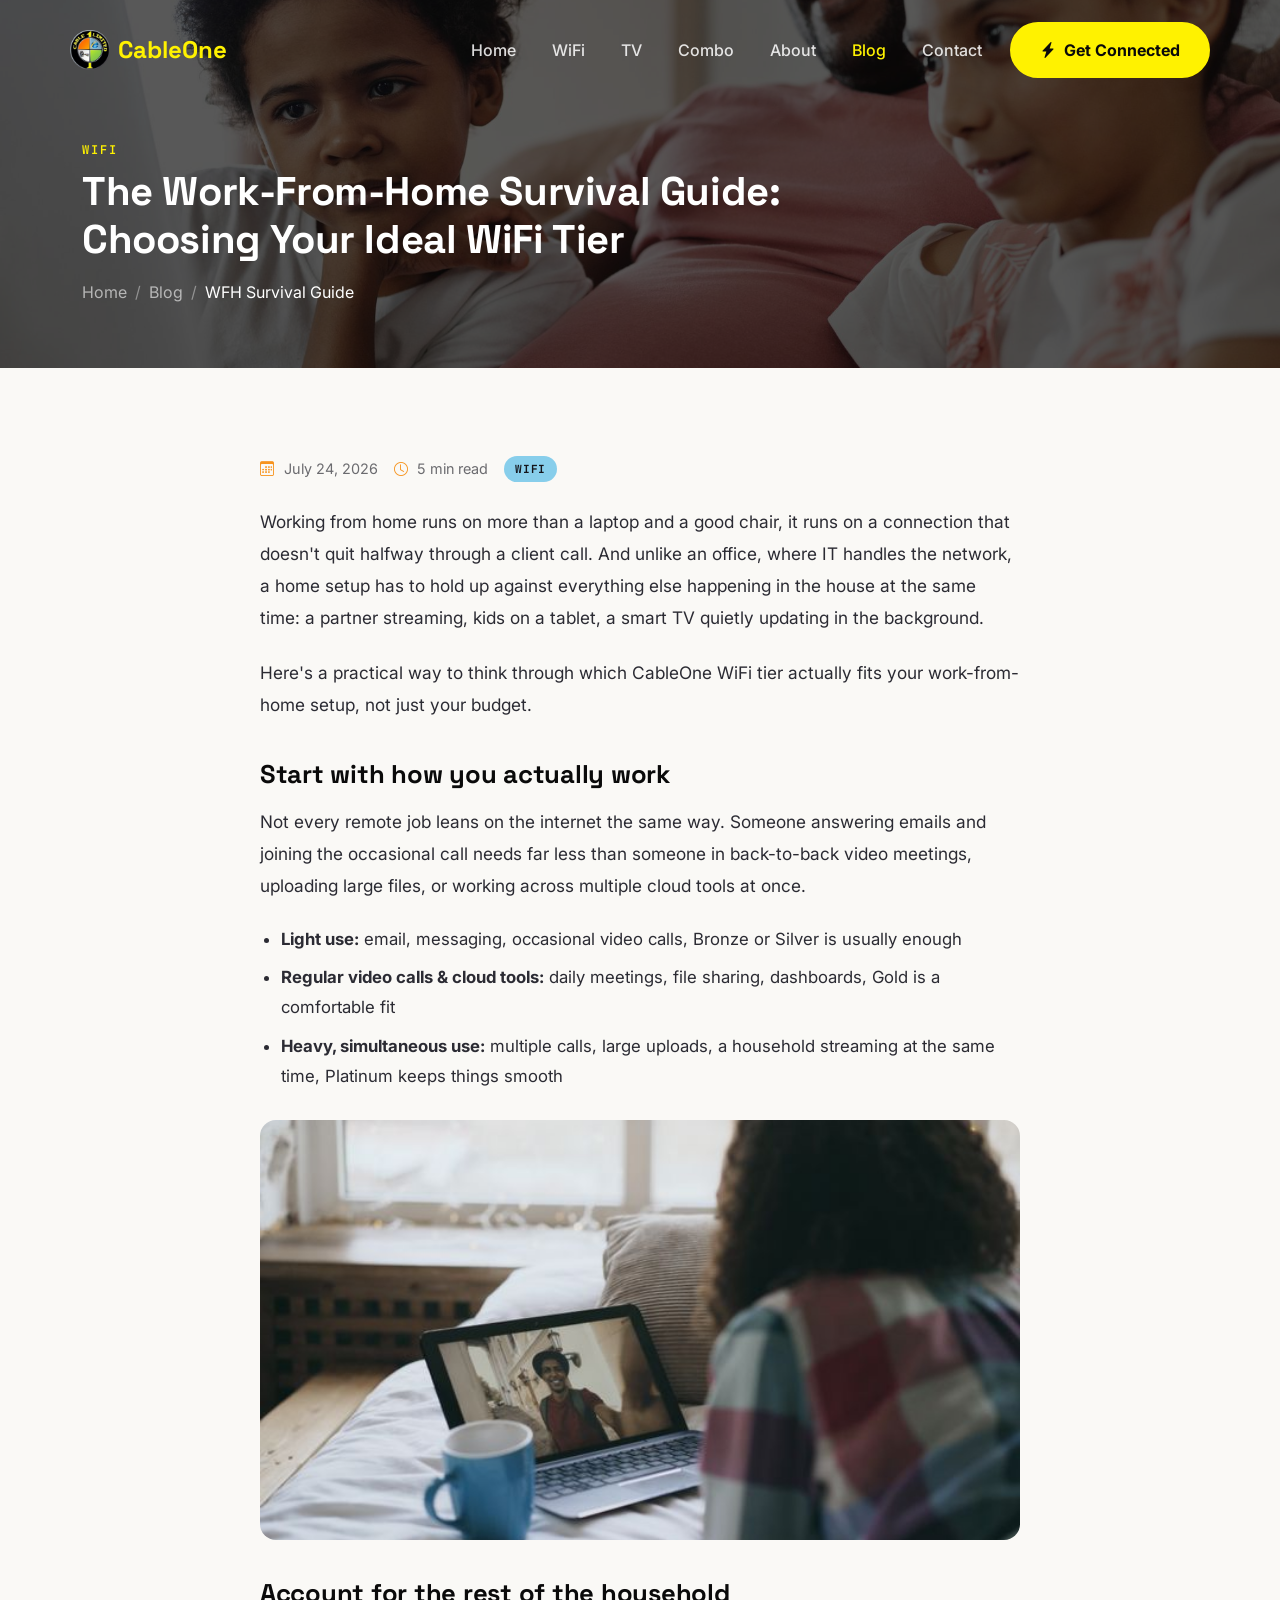
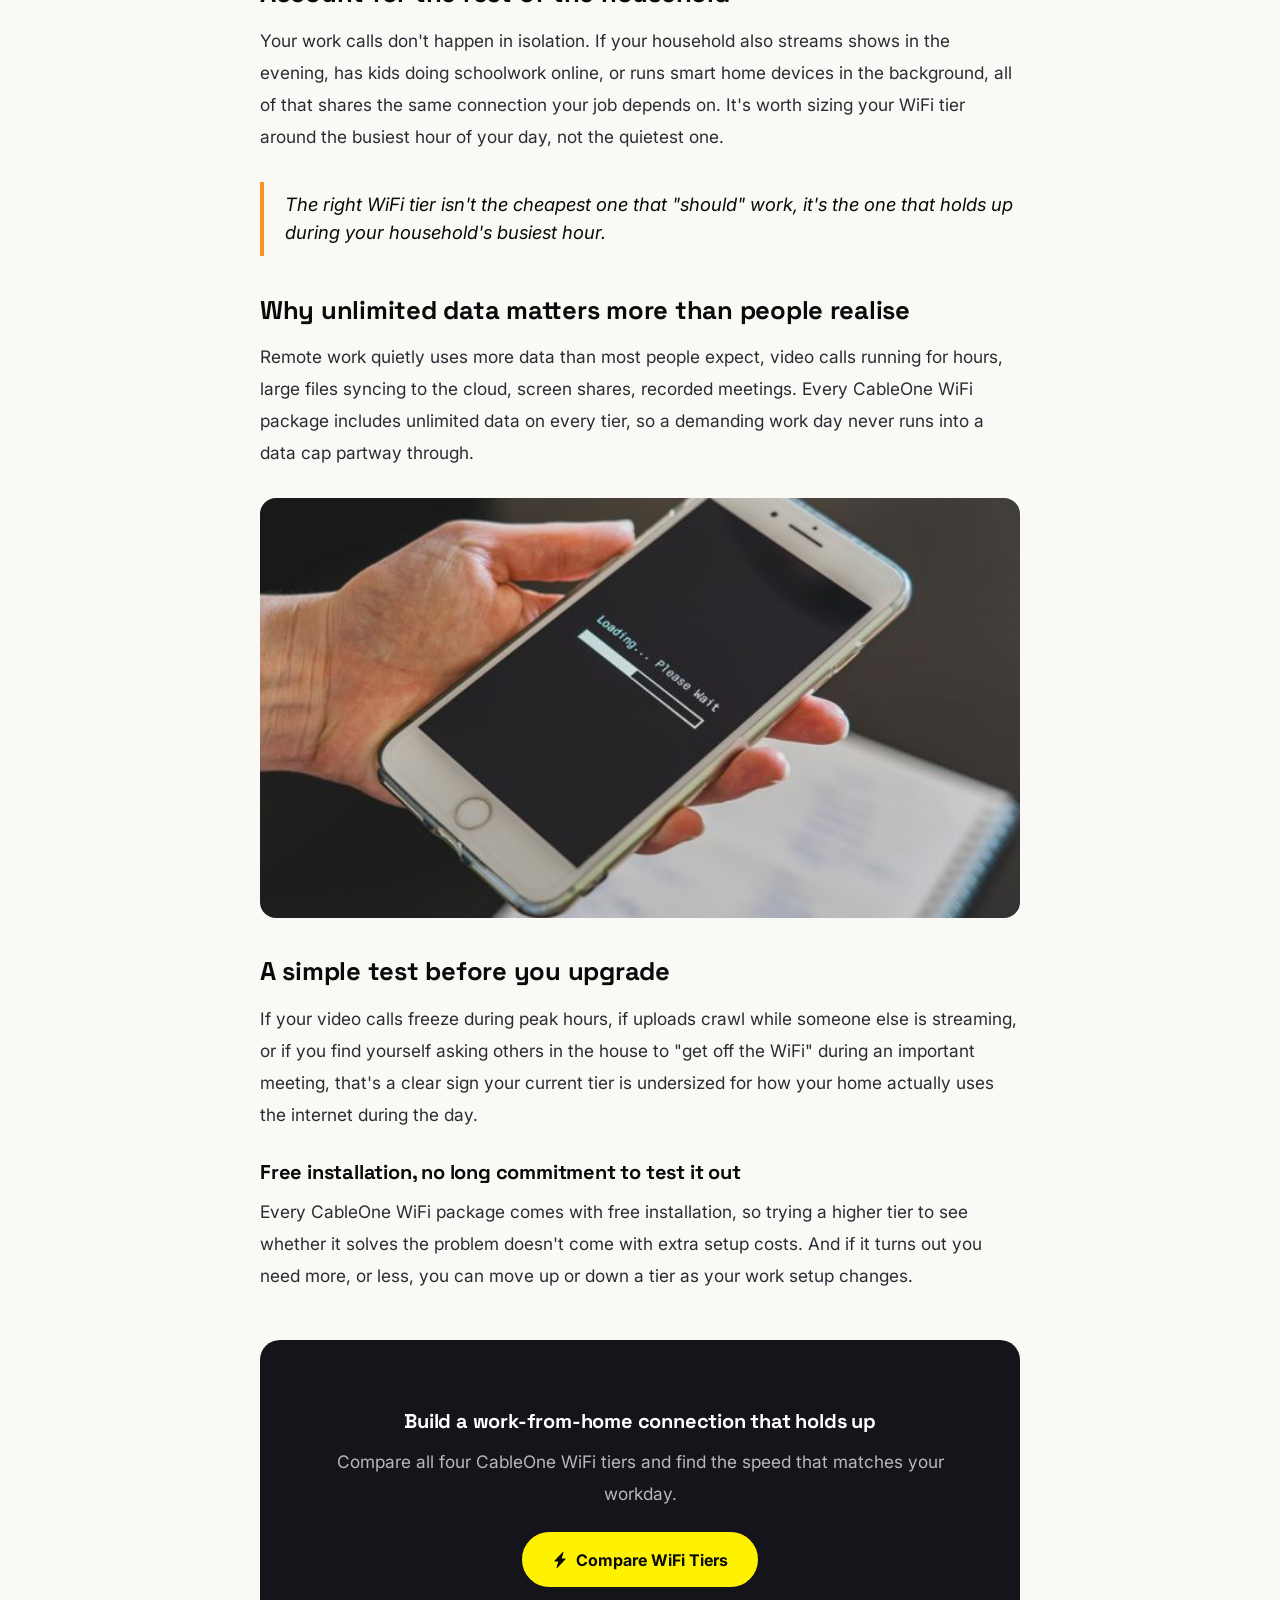
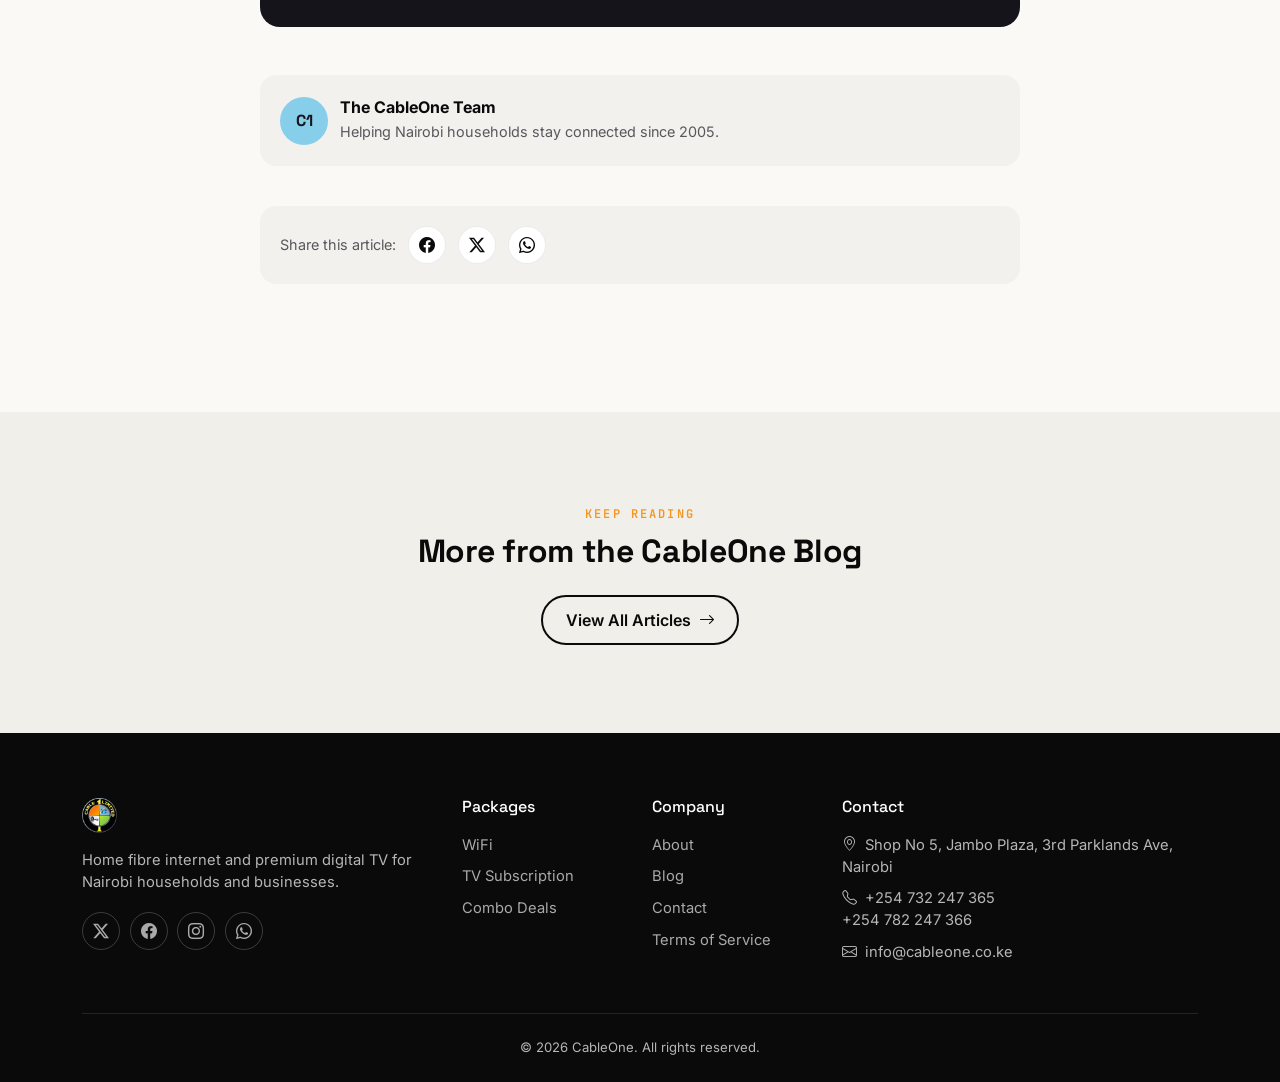
<file: blog-4.html>
<!DOCTYPE html>
<html lang="en">
<head>
  <meta charset="utf-8">
  <meta name="viewport" content="width=device-width, initial-scale=1.0">
  <title>The Work FromHome Survival Guide: Choosing Your Ideal WiFi Tier CableOne Blog</title>
  <meta name="description" content="Video calls, cloud files, and a busy household streaming next door — here's a practical guide to picking the right CableOne WiFi tier for remote work.">

  <link rel="preconnect" href="https://fonts.googleapis.com">
  <link rel="preconnect" href="https://fonts.gstatic.com" crossorigin>
  <link href="https://fonts.googleapis.com/css2?family=Space+Grotesk:wght@500;700&family=Inter:wght@400;500;600;700&family=JetBrains+Mono:wght@500;700&display=swap" rel="stylesheet">

  <!-- Favicon -->
  <link rel="icon" type="image/png" sizes="32x32" href="assets/img/cable-one-logo.png">
  <link rel="icon" type="image/png" sizes="16x16" href="assets/img/cable-one-logo.png">
  <link rel="apple-touch-icon" href="assets/img/cable-one-logo.png">

  <link href="https://cdn.jsdelivr.net/npm/bootstrap@5.3.3/dist/css/bootstrap.min.css" rel="stylesheet">
  <link rel="stylesheet" href="https://cdn.jsdelivr.net/npm/bootstrap-icons@1.11.3/font/bootstrap-icons.css">
  <link href="assets/css/style.css" rel="stylesheet">
  <link href="assets/css/blog.css" rel="stylesheet">
</head>
<body>
    <!-- Preloader -->
      <div id="preloader">
        <div class="preloader-inner">
          <img src="assets/img/cable-one-logo.png" alt="CableOne" class="preloader-logo">
        </div>
      </div>
      <!-- Header -->
      <header class="c1-header">
        <nav class="navbar navbar-expand-lg container">
          <a class="navbar-brand" href="index.html">
            <img src="assets/img/cable-one-logo.png" alt="CableOne" height="40" class="brand-logo">
            <span style="color: #fff200;">CableOne</span>
          </a>
          <button class="navbar-toggler" type="button" data-bs-toggle="collapse" data-bs-target="#navMain">
            <i class="bi bi-list fs-2" style="color: #fff200;"></i>
          </button>
          <div class="collapse navbar-collapse justify-content-end" id="navMain">
            <ul class="navbar-nav align-items-lg-center gap-lg-1">
              <li class="nav-item"><a class="nav-link" href="index.html">Home</a></li>
              <li class="nav-item"><a class="nav-link" href="wifi.html">WiFi</a></li>
              <li class="nav-item"><a class="nav-link" href="tv.html">TV</a></li>
              <li class="nav-item"><a class="nav-link" href="combo.html">Combo</a></li>
              <li class="nav-item"><a class="nav-link" href="about.html">About</a></li>
              <li class="nav-item"><a class="nav-link active" href="blogs.html">Blog</a></li>
              <li class="nav-item"><a class="nav-link" href="index.html#contact">Contact</a></li>
              <li class="nav-item ms-lg-2 mt-2 mt-lg-0">
                <a class="btn-c1-primary" href="index.html#packages"><i class="bi bi-lightning-charge-fill"></i> Get Connected</a>
              </li>
            </ul>
          </div>
        </nav>
      </header>

  <!-- Hero -->
  <section class="page-hero" style="background-image: url('assets/img/wifi-subscription-section.jpg'); background-size: cover; background-position: center; position: relative;">
    <div style="position: absolute; top: 0; left: 0; width: 100%; height: 100%; background: rgba(10, 10, 10, 0.68); z-index: 0;"></div>
    <!--<svg class="signal-arcs" viewBox="0 0 420 420" xmlns="http://www.w3.org/2000/svg" style="z-index: 1;">
      <circle cx="210" cy="210" r="90" fill="none" stroke="#87ceeb" stroke-width="1.5" opacity="0.35"></circle>
      <circle cx="210" cy="210" r="150" fill="none" stroke="#fff200" stroke-width="1.5" opacity="0.3"></circle>
      <circle cx="210" cy="210" r="205" fill="none" stroke="#f7941e" stroke-width="1.5" opacity="0.2"></circle>
    </svg>-->
    <div class="container position-relative" style="z-index: 2;">
      <span class="eyebrow on-dark">WiFi</span>
      <h1 class="mt-2 mb-3" style="font-size:clamp(1.7rem,4vw,2.5rem); max-width:720px;">The Work-From-Home Survival Guide: Choosing Your Ideal WiFi Tier</h1>
      <nav aria-label="breadcrumb" class="mt-3">
        <ol class="breadcrumb mb-0" style="--bs-breadcrumb-divider-color: rgba(255,255,255,.4);">
          <li class="breadcrumb-item"><a href="index.html" style="color:rgba(255,255,255,.6);">Home</a></li>
          <li class="breadcrumb-item"><a href="blogs.html" style="color:rgba(255,255,255,.6);">Blog</a></li>
          <li class="breadcrumb-item active" style="color:#fff;" aria-current="page">WFH Survival Guide</li>
        </ol>
      </nav>
    </div>
  </section>

  <section class="section">
    <div class="container">
      <div class="blog-article">

        <div class="blog-meta-row">
          <span><i class="bi bi-calendar3"></i> July 24, 2026</span>
          <span><i class="bi bi-clock"></i> 5 min read</span>
          <span class="blog-tag tag-wifi" style="margin-bottom:0;">WiFi</span>
        </div>

        <p>Working from home runs on more than a laptop and a good chair, it runs on a connection that doesn't quit halfway through a client call. And unlike an office, where IT handles the network, a home setup has to hold up against everything else happening in the house at the same time: a partner streaming, kids on a tablet, a smart TV quietly updating in the background.</p>

        <p>Here's a practical way to think through which CableOne WiFi tier actually fits your work-from-home setup, not just your budget.</p>

        <h2>Start with how you actually work</h2>
        <p>Not every remote job leans on the internet the same way. Someone answering emails and joining the occasional call needs far less than someone in back-to-back video meetings, uploading large files, or working across multiple cloud tools at once.</p>

        <ul>
          <li><strong>Light use:</strong> email, messaging, occasional video calls, Bronze or Silver is usually enough</li>
          <li><strong>Regular video calls &amp; cloud tools:</strong> daily meetings, file sharing, dashboards, Gold is a comfortable fit</li>
          <li><strong>Heavy, simultaneous use:</strong> multiple calls, large uploads, a household streaming at the same time, Platinum keeps things smooth</li>
        </ul>

        <img src="assets/img/blogs-4-picture1.jpg" alt="A tidy home office corner with a laptop open on a video call" class="blog-inline-img">

        <h2>Account for the rest of the household</h2>
        <p>Your work calls don't happen in isolation. If your household also streams shows in the evening, has kids doing schoolwork online, or runs smart home devices in the background, all of that shares the same connection your job depends on. It's worth sizing your WiFi tier around the busiest hour of your day, not the quietest one.</p>

        <blockquote>The right WiFi tier isn't the cheapest one that "should" work, it's the one that holds up during your household's busiest hour.</blockquote>

        <h2>Why unlimited data matters more than people realise</h2>
        <p>Remote work quietly uses more data than most people expect, video calls running for hours, large files syncing to the cloud, screen shares, recorded meetings. Every CableOne WiFi package includes unlimited data on every tier, so a demanding work day never runs into a data cap partway through.</p>

        <img src="assets/img/blogs-4-picture2.jpg" alt="Cloud file syncing paired with a stable WiFi signal" class="blog-inline-img">

        <h2>A simple test before you upgrade</h2>
        <p>If your video calls freeze during peak hours, if uploads crawl while someone else is streaming, or if you find yourself asking others in the house to "get off the WiFi" during an important meeting, that's a clear sign your current tier is undersized for how your home actually uses the internet during the day.</p>

        <h3>Free installation, no long commitment to test it out</h3>
        <p>Every CableOne WiFi package comes with free installation, so trying a higher tier to see whether it solves the problem doesn't come with extra setup costs. And if it turns out you need more, or less, you can move up or down a tier as your work setup changes.</p>

        <div class="blog-cta-box">
          <h3>Build a work-from-home connection that holds up</h3>
          <p>Compare all four CableOne WiFi tiers and find the speed that matches your workday.</p>
          <a href="wifi.html" class="btn-c1-primary"><i class="bi bi-lightning-charge-fill"></i> Compare WiFi Tiers</a>
        </div>

        <div class="author-chip">
          <div class="author-avatar">C1</div>
          <div>
            <strong>The CableOne Team</strong>
            <p class="mb-0 text-muted" style="font-size:.9rem;">Helping Nairobi households stay connected since 2005.</p>
          </div>
        </div>

        <div class="blog-share">
          <span class="text-muted" style="font-size:.9rem;">Share this article:</span>
          <a href="#" aria-label="Share on Facebook"><i class="bi bi-facebook"></i></a>
          <a href="#" aria-label="Share on X"><i class="bi bi-twitter-x"></i></a>
          <a href="https://wa.me/?text=Check%20this%20out" aria-label="Share on WhatsApp" target="_blank" rel="noopener"><i class="bi bi-whatsapp"></i></a>
        </div>

      </div>
    </div>
  </section>

  <section class="section section-alt">
    <div class="container text-center">
      <span class="eyebrow">Keep Reading</span>
      <h2 class="mt-2 mb-4">More from the CableOne Blog</h2>
      <a href="blogs.html" class="btn-c1-outline-dark">View All Articles <i class="bi bi-arrow-right"></i></a>
    </div>
  </section>
  <!-- Footer -->
  <footer class="c1-footer">
    <div class="container">
      <div class="row g-4">
        <div class="col-lg-4 col-md-6">
          <div class="footer-brand mb-3">
            <img src="assets/img/cable-one-logo.png" alt="CableOne" height="35">
          </div>
          <p style="font-size:0.92rem;">Home fibre internet and premium digital TV for Nairobi households and businesses.</p>
          <div class="social-links">
            <a href="#" aria-label="Twitter"><i class="bi bi-twitter-x"></i></a>
            <a href="https://www.facebook.com/CableOneKe/" aria-label="Facebook" target="_blank"><i class="bi bi-facebook"></i></a>
            <a href="https://www.instagram.com/cableone_tv/" aria-label="Instagram" target="_blank"><i class="bi bi-instagram"></i></a>
            <a href="https://wa.me/254703700706" aria-label="WhatsApp" target="_blank" rel="noopener"><i class="bi bi-whatsapp"></i></a>
          </div>
        </div>
        <div class="col-lg-2 col-md-3 col-6">
          <h5>Packages</h5>
          <ul>
            <li><a href="wifi.html">WiFi</a></li>
            <li><a href="tv.html">TV Subscription</a></li>
            <li><a href="combo.html">Combo Deals</a></li>
          </ul>
        </div>
        <div class="col-lg-2 col-md-3 col-6">
          <h5>Company</h5>
          <ul>
            <li><a href="index.html#about">About</a></li>
            <li><a href="blogs.html">Blog</a></li>
            <li><a href="index.html#contact">Contact</a></li>
            <li><a href="#">Terms of Service</a></li>
          </ul>
        </div>
        <div class="col-lg-4 col-md-12">
          <h5>Contact</h5>
          <ul>
            <li><i class="bi bi-geo-alt me-1"></i> Shop No 5, Jambo Plaza, 3rd Parklands Ave, Nairobi</li>
            <li><i class="bi bi-telephone me-1"></i> +254 732 247 365<br>
              +254 782 247 366</li>
            <li><i class="bi bi-envelope me-1"></i> info@cableone.co.ke</li>
          </ul>
        </div>
      </div>
      <div class="footer-bottom text-center">&copy; <span id="year"></span> CableOne. All rights reserved.</div>
    </div>
  </footer>

  <a href="#" class="scroll-top"><i class="bi bi-arrow-up"></i></a>

  <script src="https://cdn.jsdelivr.net/npm/bootstrap@5.3.3/dist/js/bootstrap.bundle.min.js"></script>
  <script src="assets/js/script.js"></script>
  <script>document.getElementById('year').textContent = new Date().getFullYear();</script>
</body>
</html>
</file>
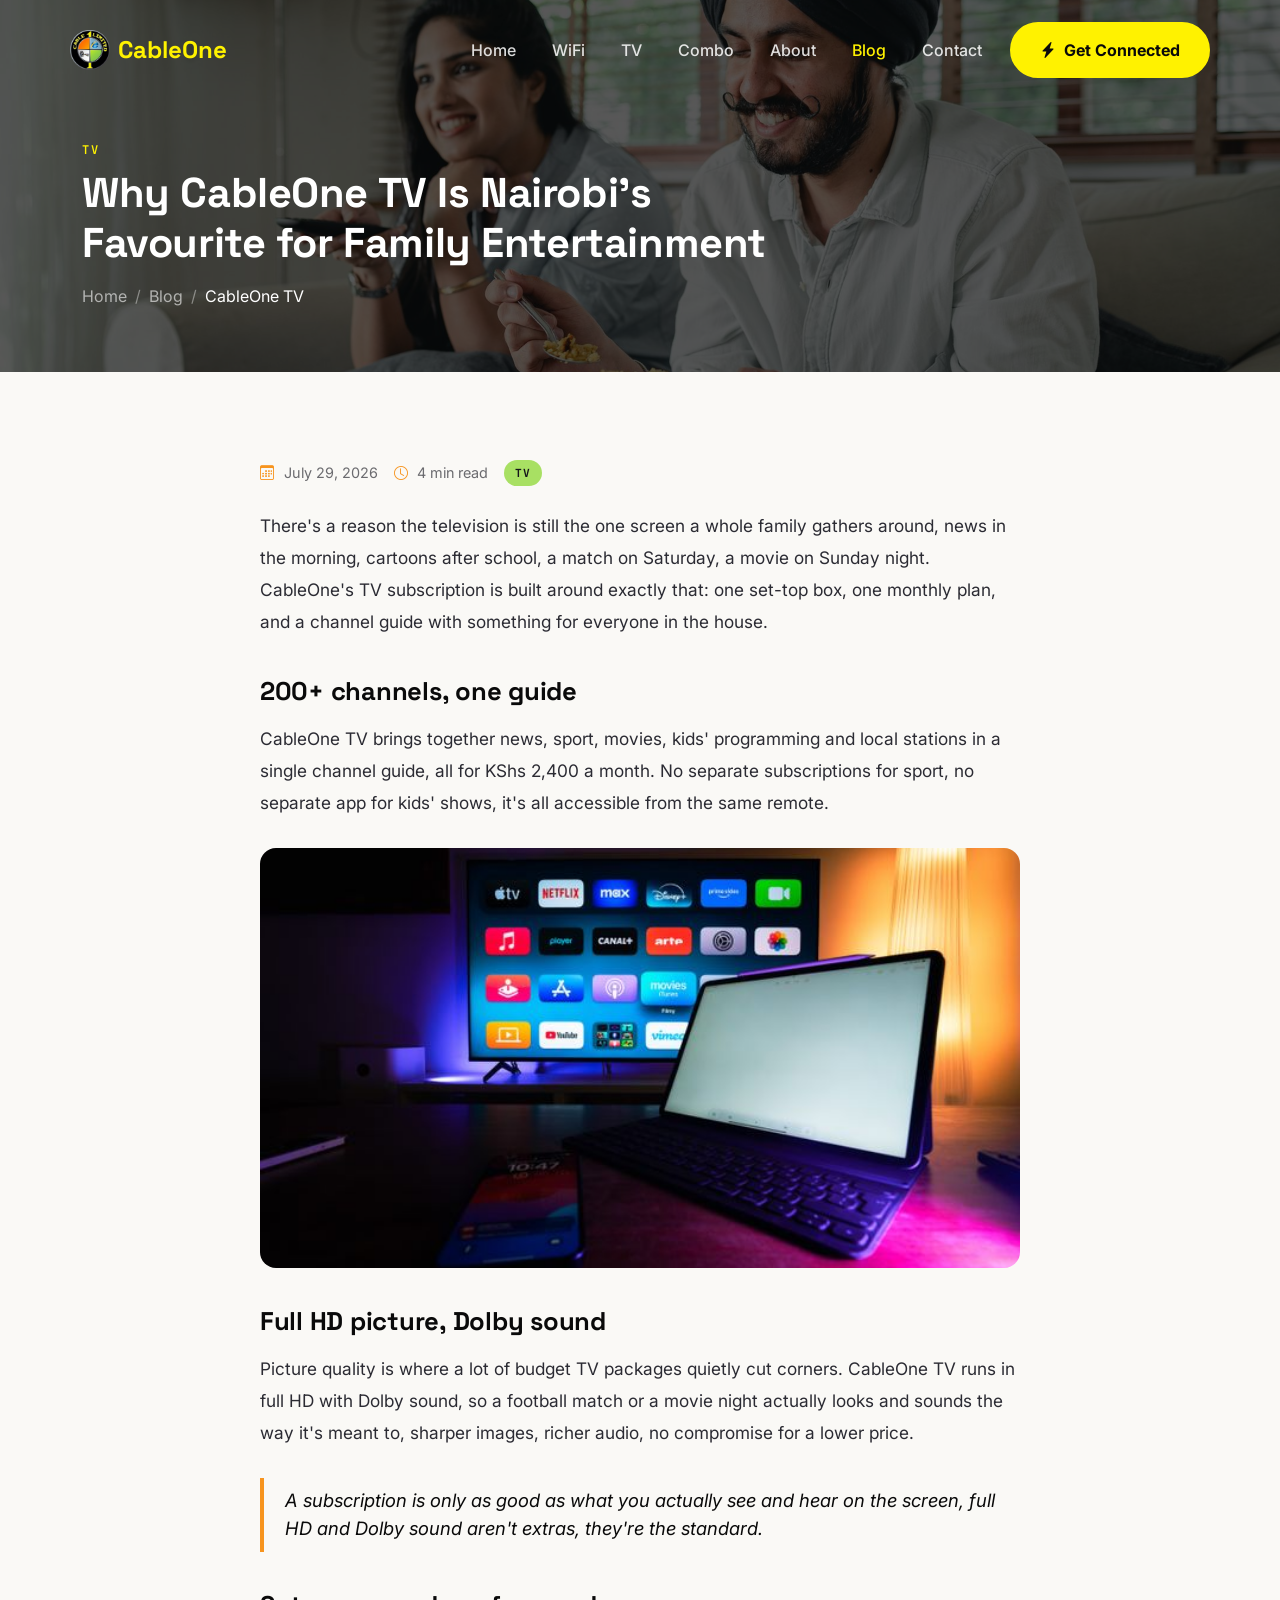
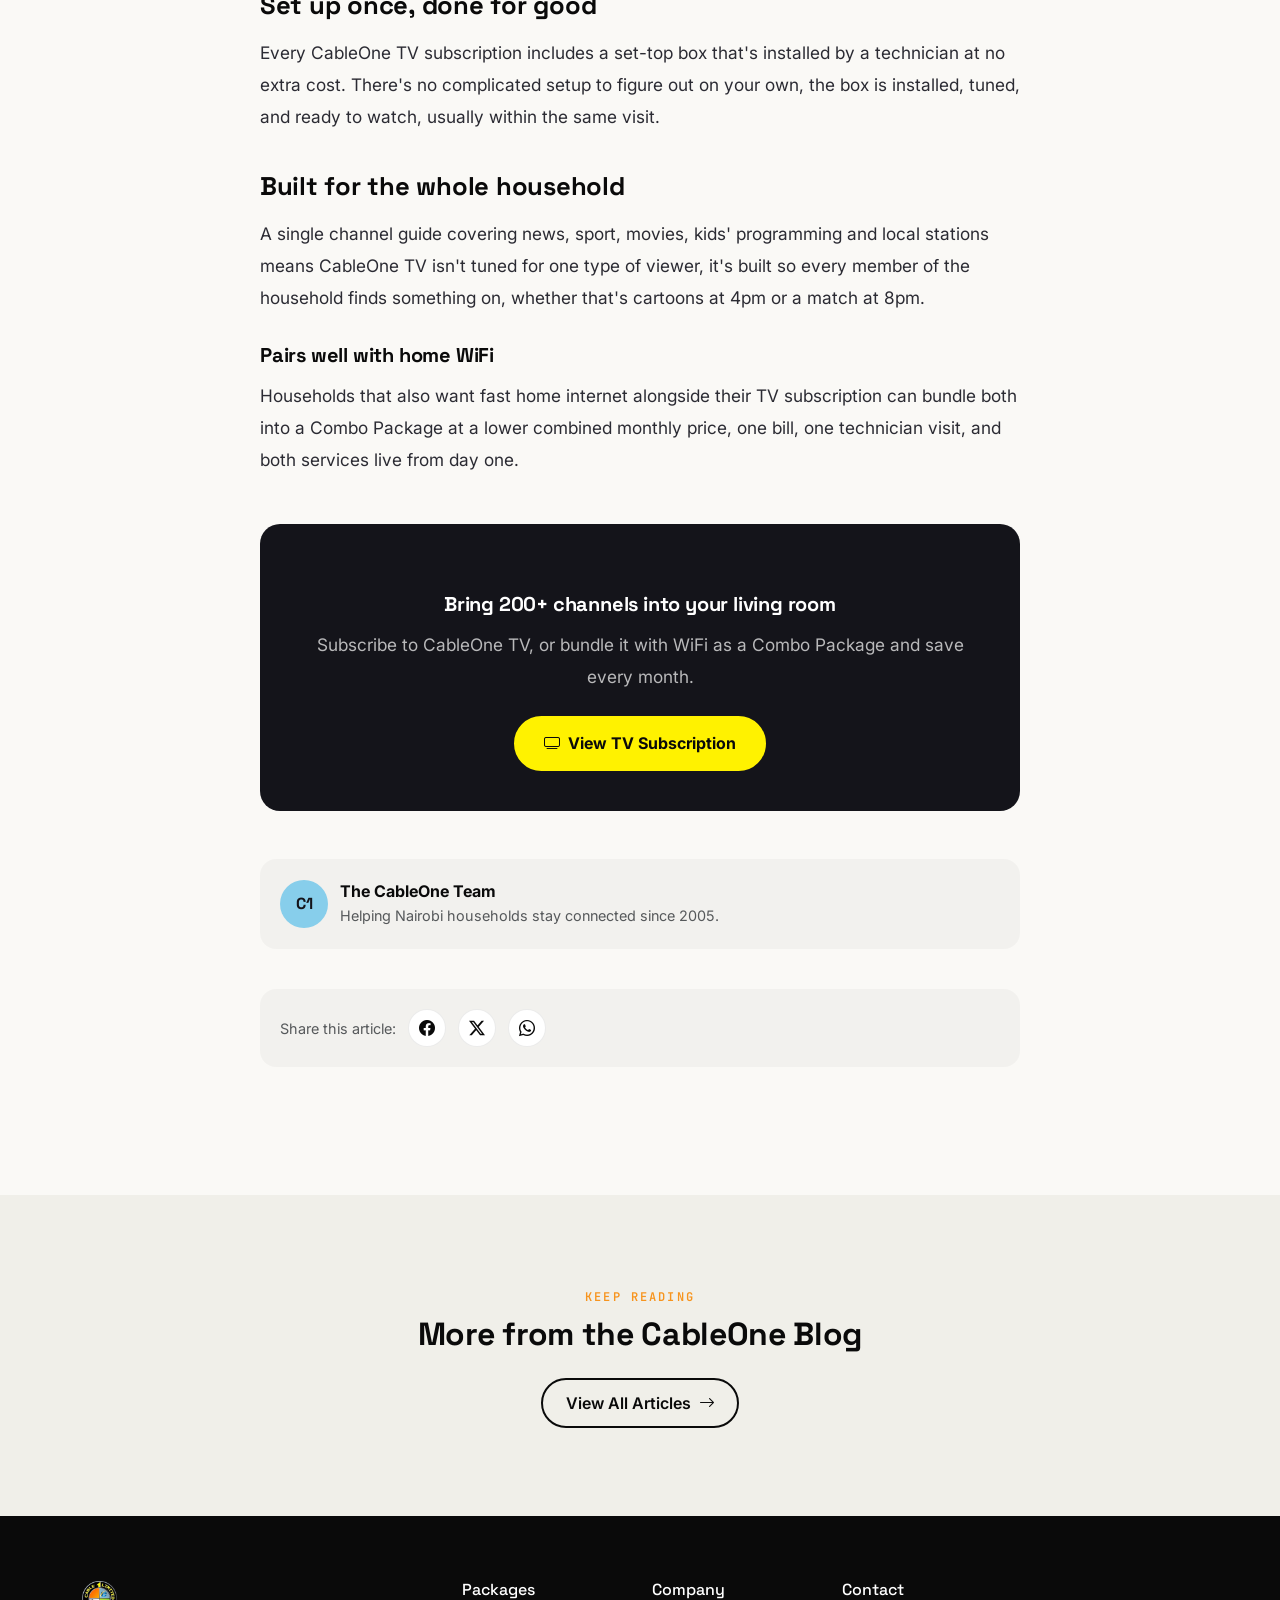
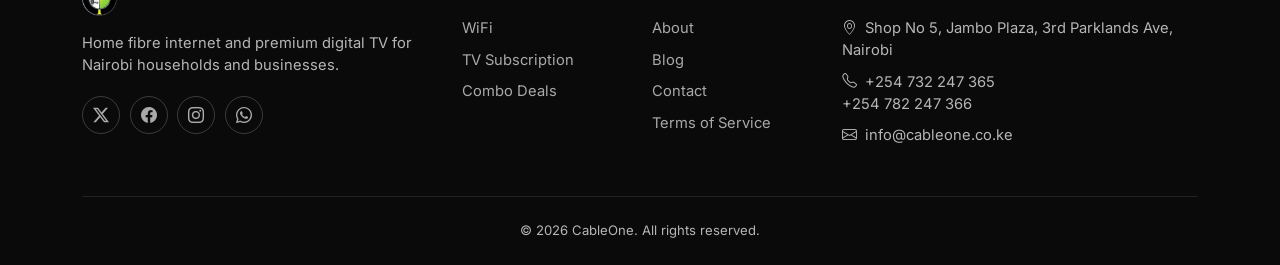
<file: blog-5.html>
<!DOCTYPE html>
<html lang="en">
<head>
  <meta charset="utf-8">
  <meta name="viewport" content="width=device-width, initial-scale=1.0">
  <title>Why CableOne TV Is Nairobi's Favourite for Family Entertainment CableOne Blog</title>
  <meta name="description" content="200+ channels, full HD picture, Dolby sound and free installation. Here's what actually happens once you subscribe to CableOne TV.">

  <link rel="preconnect" href="https://fonts.googleapis.com">
  <link rel="preconnect" href="https://fonts.gstatic.com" crossorigin>
  <link href="https://fonts.googleapis.com/css2?family=Space+Grotesk:wght@500;700&family=Inter:wght@400;500;600;700&family=JetBrains+Mono:wght@500;700&display=swap" rel="stylesheet">

  <!-- Favicon -->
  <link rel="icon" type="image/png" sizes="32x32" href="assets/img/cable-one-logo.png">
  <link rel="icon" type="image/png" sizes="16x16" href="assets/img/cable-one-logo.png">
  <link rel="apple-touch-icon" href="assets/img/cable-one-logo.png">

  <link href="https://cdn.jsdelivr.net/npm/bootstrap@5.3.3/dist/css/bootstrap.min.css" rel="stylesheet">
  <link rel="stylesheet" href="https://cdn.jsdelivr.net/npm/bootstrap-icons@1.11.3/font/bootstrap-icons.css">
  <link href="assets/css/style.css" rel="stylesheet">
  <link href="assets/css/blog.css" rel="stylesheet">
</head>
<body>
    <!-- Preloader -->
      <div id="preloader">
        <div class="preloader-inner">
          <img src="assets/img/cable-one-logo.png" alt="CableOne" class="preloader-logo">
        </div>
      </div>
      <!-- Header -->
      <header class="c1-header">
        <nav class="navbar navbar-expand-lg container">
          <a class="navbar-brand" href="index.html">
            <img src="assets/img/cable-one-logo.png" alt="CableOne" height="40" class="brand-logo">
            <span style="color: #fff200;">CableOne</span>
          </a>
          <button class="navbar-toggler" type="button" data-bs-toggle="collapse" data-bs-target="#navMain">
            <i class="bi bi-list fs-2" style="color: #fff200;"></i>
          </button>
          <div class="collapse navbar-collapse justify-content-end" id="navMain">
            <ul class="navbar-nav align-items-lg-center gap-lg-1">
              <li class="nav-item"><a class="nav-link" href="index.html">Home</a></li>
              <li class="nav-item"><a class="nav-link" href="wifi.html">WiFi</a></li>
              <li class="nav-item"><a class="nav-link" href="tv.html">TV</a></li>
              <li class="nav-item"><a class="nav-link" href="combo.html">Combo</a></li>
              <li class="nav-item"><a class="nav-link" href="about.html">About</a></li>
              <li class="nav-item"><a class="nav-link active" href="blogs.html">Blog</a></li>
              <li class="nav-item"><a class="nav-link" href="index.html#contact">Contact</a></li>
              <li class="nav-item ms-lg-2 mt-2 mt-lg-0">
                <a class="btn-c1-primary" href="index.html#packages"><i class="bi bi-lightning-charge-fill"></i> Get Connected</a>
              </li>
            </ul>
          </div>
        </nav>
      </header>

  <!-- Hero -->
  <section class="page-hero" style="background-image: url('assets/img/tv-subscription-section.jpg'); background-size: cover; background-position: center; position: relative;">
    <div style="position: absolute; top: 0; left: 0; width: 100%; height: 100%; background: rgba(10, 10, 10, 0.68); z-index: 0;"></div>
    <!--<svg class="signal-arcs" viewBox="0 0 420 420" xmlns="http://www.w3.org/2000/svg" style="z-index: 1;">
      <circle cx="210" cy="210" r="90" fill="none" stroke="#87ceeb" stroke-width="1.5" opacity="0.35"></circle>
      <circle cx="210" cy="210" r="150" fill="none" stroke="#a8e063" stroke-width="1.5" opacity="0.3"></circle>
      <circle cx="210" cy="210" r="205" fill="none" stroke="#fff200" stroke-width="1.5" opacity="0.2"></circle>
    </svg>-->
    <div class="container position-relative" style="z-index: 2;">
      <span class="eyebrow on-dark">TV</span>
      <h1 class="mt-2 mb-3" style="font-size:clamp(1.8rem,4vw,2.6rem); max-width:720px;">Why CableOne TV Is Nairobi's Favourite for Family Entertainment</h1>
      <nav aria-label="breadcrumb" class="mt-3">
        <ol class="breadcrumb mb-0" style="--bs-breadcrumb-divider-color: rgba(255,255,255,.4);">
          <li class="breadcrumb-item"><a href="index.html" style="color:rgba(255,255,255,.6);">Home</a></li>
          <li class="breadcrumb-item"><a href="blogs.html" style="color:rgba(255,255,255,.6);">Blog</a></li>
          <li class="breadcrumb-item active" style="color:#fff;" aria-current="page">CableOne TV</li>
        </ol>
      </nav>
    </div>
  </section>

  <section class="section">
    <div class="container">
      <div class="blog-article">

        <div class="blog-meta-row">
          <span><i class="bi bi-calendar3"></i> July 29, 2026</span>
          <span><i class="bi bi-clock"></i> 4 min read</span>
          <span class="blog-tag tag-tv" style="margin-bottom:0;">TV</span>
        </div>

        <p>There's a reason the television is still the one screen a whole family gathers around, news in the morning, cartoons after school, a match on Saturday, a movie on Sunday night. CableOne's TV subscription is built around exactly that: one set-top box, one monthly plan, and a channel guide with something for everyone in the house.</p>

        <h2>200+ channels, one guide</h2>
        <p>CableOne TV brings together news, sport, movies, kids' programming and local stations in a single channel guide, all for KShs 2,400 a month. No separate subscriptions for sport, no separate app for kids' shows, it's all accessible from the same remote.</p>
        <img src="assets/img/blogs-5-picture1.jpg" alt="A TV screen showing an on-screen channel guide with news, sport, kids and movies categories" class="blog-inline-img">

<h2>Full HD picture, Dolby sound</h2>
        <p>Picture quality is where a lot of budget TV packages quietly cut corners. CableOne TV runs in full HD with Dolby sound, so a football match or a movie night actually looks and sounds the way it's meant to, sharper images, richer audio, no compromise for a lower price.</p>

        <blockquote>A subscription is only as good as what you actually see and hear on the screen, full HD and Dolby sound aren't extras, they're the standard.</blockquote>

        <h2>Set up once, done for good</h2>
        <p>Every CableOne TV subscription includes a set-top box that's installed by a technician at no extra cost. There's no complicated setup to figure out on your own, the box is installed, tuned, and ready to watch, usually within the same visit.</p>

<h2>Built for the whole household</h2>
        <p>A single channel guide covering news, sport, movies, kids' programming and local stations means CableOne TV isn't tuned for one type of viewer, it's built so every member of the household finds something on, whether that's cartoons at 4pm or a match at 8pm.</p>

        <h3>Pairs well with home WiFi</h3>
        <p>Households that also want fast home internet alongside their TV subscription can bundle both into a Combo Package at a lower combined monthly price, one bill, one technician visit, and both services live from day one.</p>

        <div class="blog-cta-box">
          <h3>Bring 200+ channels into your living room</h3>
          <p>Subscribe to CableOne TV, or bundle it with WiFi as a Combo Package and save every month.</p>
          <a href="tv.html" class="btn-c1-primary"><i class="bi bi-tv"></i> View TV Subscription</a>
        </div>

        <div class="author-chip">
          <div class="author-avatar">C1</div>
          <div>
            <strong>The CableOne Team</strong>
            <p class="mb-0 text-muted" style="font-size:.9rem;">Helping Nairobi households stay connected since 2005.</p>
          </div>
        </div>

        <div class="blog-share">
          <span class="text-muted" style="font-size:.9rem;">Share this article:</span>
          <a href="#" aria-label="Share on Facebook"><i class="bi bi-facebook"></i></a>
          <a href="#" aria-label="Share on X"><i class="bi bi-twitter-x"></i></a>
          <a href="https://wa.me/?text=Check%20this%20out" aria-label="Share on WhatsApp" target="_blank" rel="noopener"><i class="bi bi-whatsapp"></i></a>
        </div>

      </div>
    </div>
  </section>

  <section class="section section-alt">
    <div class="container text-center">
      <span class="eyebrow">Keep Reading</span>
      <h2 class="mt-2 mb-4">More from the CableOne Blog</h2>
      <a href="blogs.html" class="btn-c1-outline-dark">View All Articles <i class="bi bi-arrow-right"></i></a>
    </div>
  </section>
  <!-- Footer -->
  <footer class="c1-footer">
    <div class="container">
      <div class="row g-4">
        <div class="col-lg-4 col-md-6">
          <div class="footer-brand mb-3">
            <img src="assets/img/cable-one-logo.png" alt="CableOne" height="35">
          </div>
          <p style="font-size:0.92rem;">Home fibre internet and premium digital TV for Nairobi households and businesses.</p>
          <div class="social-links">
            <a href="#" aria-label="Twitter"><i class="bi bi-twitter-x"></i></a>
            <a href="https://www.facebook.com/CableOneKe/" aria-label="Facebook" target="_blank"><i class="bi bi-facebook"></i></a>
            <a href="https://www.instagram.com/cableone_tv/" aria-label="Instagram" target="_blank"><i class="bi bi-instagram"></i></a>
            <a href="https://wa.me/254703700706" aria-label="WhatsApp" target="_blank" rel="noopener"><i class="bi bi-whatsapp"></i></a>
          </div>
        </div>
        <div class="col-lg-2 col-md-3 col-6">
          <h5>Packages</h5>
          <ul>
            <li><a href="wifi.html">WiFi</a></li>
            <li><a href="tv.html">TV Subscription</a></li>
            <li><a href="combo.html">Combo Deals</a></li>
          </ul>
        </div>
        <div class="col-lg-2 col-md-3 col-6">
          <h5>Company</h5>
          <ul>
            <li><a href="index.html#about">About</a></li>
            <li><a href="blogs.html">Blog</a></li>
            <li><a href="index.html#contact">Contact</a></li>
            <li><a href="#">Terms of Service</a></li>
          </ul>
        </div>
        <div class="col-lg-4 col-md-12">
          <h5>Contact</h5>
          <ul>
            <li><i class="bi bi-geo-alt me-1"></i> Shop No 5, Jambo Plaza, 3rd Parklands Ave, Nairobi</li>
            <li><i class="bi bi-telephone me-1"></i> +254 732 247 365<br>
              +254 782 247 366</li>
            <li><i class="bi bi-envelope me-1"></i> info@cableone.co.ke</li>
          </ul>
        </div>
      </div>
      <div class="footer-bottom text-center">&copy; <span id="year"></span> CableOne. All rights reserved.</div>
    </div>
  </footer>

  <a href="#" class="scroll-top"><i class="bi bi-arrow-up"></i></a>

  <script src="https://cdn.jsdelivr.net/npm/bootstrap@5.3.3/dist/js/bootstrap.bundle.min.js"></script>
  <script src="assets/js/script.js"></script>
  <script>document.getElementById('year').textContent = new Date().getFullYear();</script>
</body>
</html>
</file>
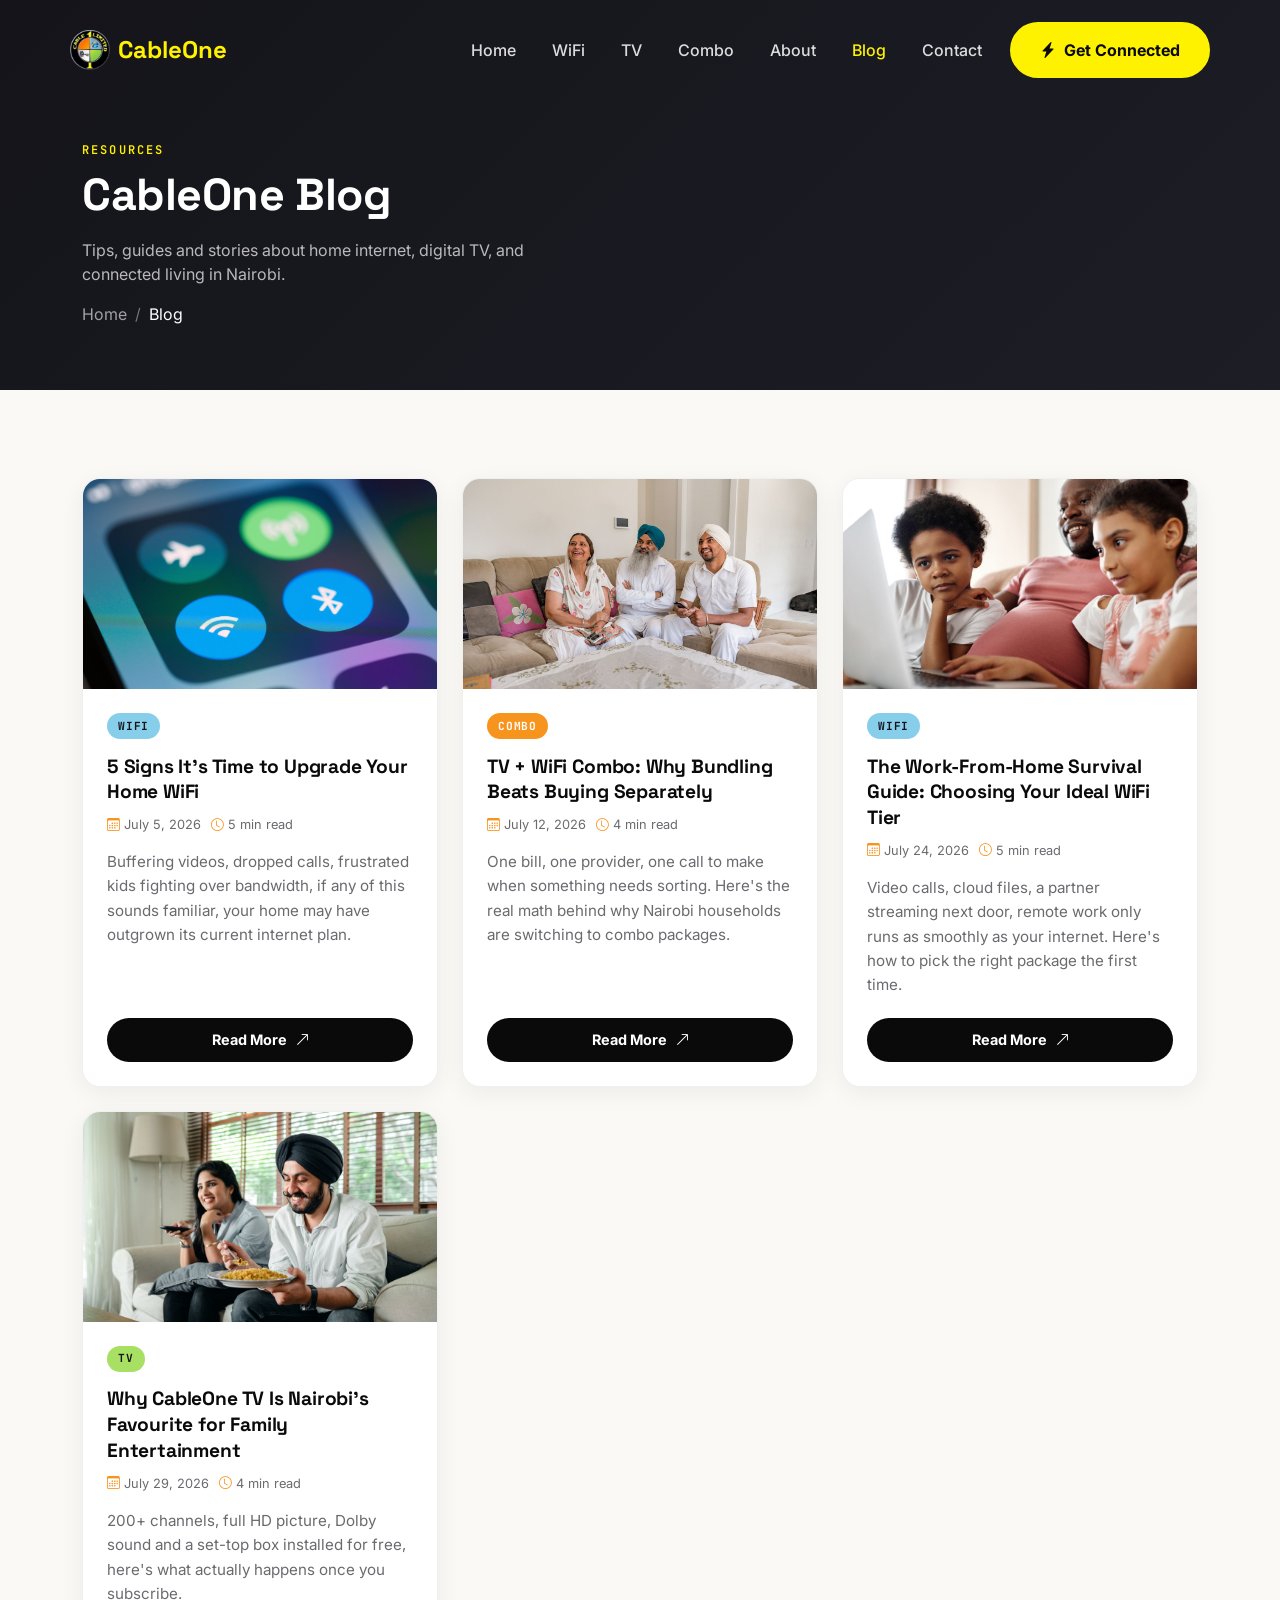
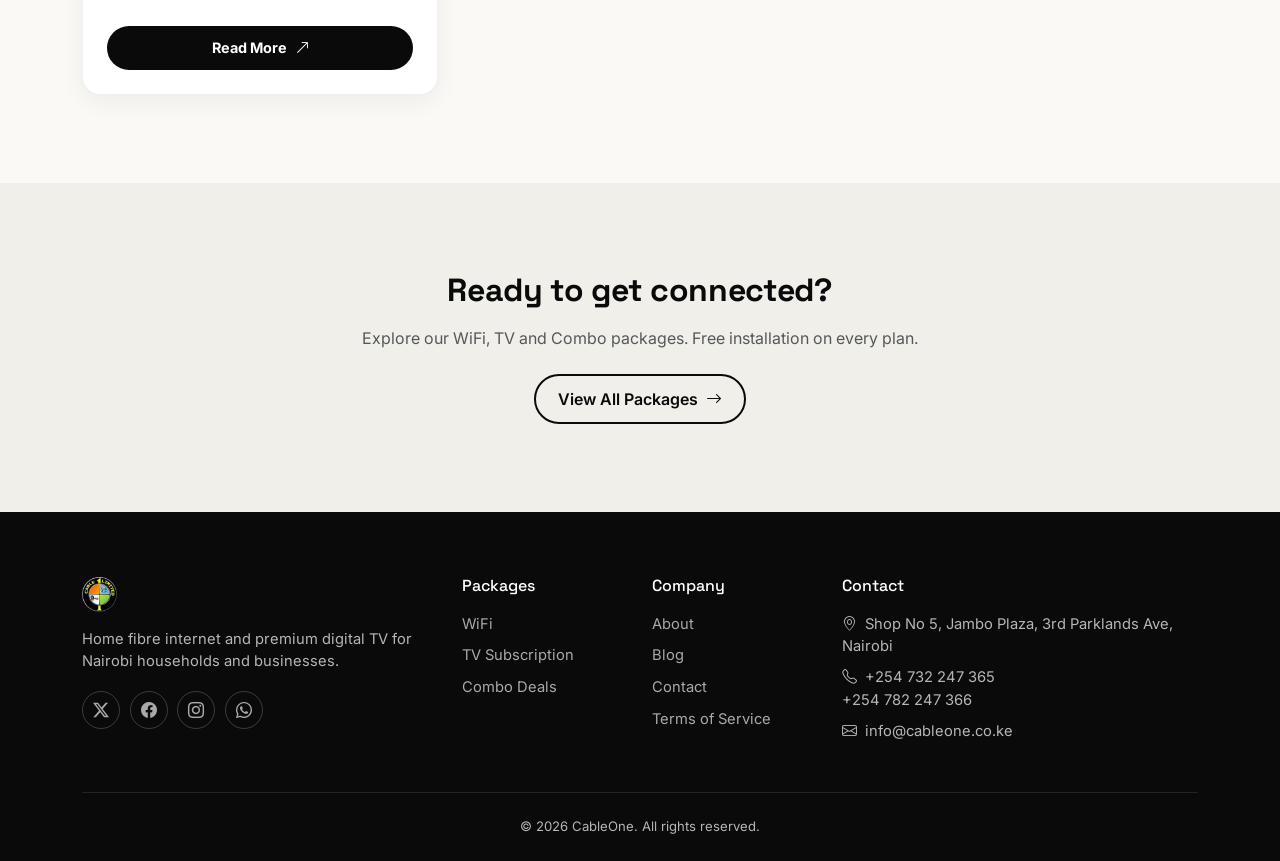
<file: blogs.html>
<!DOCTYPE html>
<html lang="en">
<head>
  <meta charset="utf-8">
  <meta name="viewport" content="width=device-width, initial-scale=1.0">
  <title>Blog CableOne</title>
  <meta name="description" content="News, tips and stories from CableOne: home fibre WiFi and digital TV for Nairobi households and businesses.">

  <link rel="preconnect" href="https://fonts.googleapis.com">
  <link rel="preconnect" href="https://fonts.gstatic.com" crossorigin>
  <link href="https://fonts.googleapis.com/css2?family=Space+Grotesk:wght@500;700&family=Inter:wght@400;500;600;700&family=JetBrains+Mono:wght@500;700&display=swap" rel="stylesheet">

  <!-- Favicon -->
  <link rel="icon" type="image/png" sizes="32x32" href="assets/img/cable-one-logo.png">
  <link rel="icon" type="image/png" sizes="16x16" href="assets/img/cable-one-logo.png">
  <link rel="apple-touch-icon" href="assets/img/cable-one-logo.png">

  <link href="https://cdn.jsdelivr.net/npm/bootstrap@5.3.3/dist/css/bootstrap.min.css" rel="stylesheet">
  <link rel="stylesheet" href="https://cdn.jsdelivr.net/npm/bootstrap-icons@1.11.3/font/bootstrap-icons.css">
  <link href="assets/css/style.css" rel="stylesheet">
  <link href="assets/css/blog.css" rel="stylesheet">
</head>
<body>
    <!-- Preloader -->
      <div id="preloader">
        <div class="preloader-inner">
          <img src="assets/img/cable-one-logo.png" alt="CableOne" class="preloader-logo">
        </div>
      </div>
      <!-- Header -->
      <header class="c1-header">
        <nav class="navbar navbar-expand-lg container">
          <a class="navbar-brand" href="index.html">
            <img src="assets/img/cable-one-logo.png" alt="CableOne" height="40" class="brand-logo">
            <span style="color: #fff200;">CableOne</span>
          </a>
          <button class="navbar-toggler" type="button" data-bs-toggle="collapse" data-bs-target="#navMain">
            <i class="bi bi-list fs-2" style="color: #fff200;"></i>
          </button>
          <div class="collapse navbar-collapse justify-content-end" id="navMain">
            <ul class="navbar-nav align-items-lg-center gap-lg-1">
              <li class="nav-item"><a class="nav-link" href="index.html">Home</a></li>
              <li class="nav-item"><a class="nav-link" href="wifi.html">WiFi</a></li>
              <li class="nav-item"><a class="nav-link" href="tv.html">TV</a></li>
              <li class="nav-item"><a class="nav-link" href="combo.html">Combo</a></li>
              <li class="nav-item"><a class="nav-link" href="about.html">About</a></li>
              <li class="nav-item"><a class="nav-link active" href="blogs.html">Blog</a></li>
              <li class="nav-item"><a class="nav-link" href="index.html#contact">Contact</a></li>
              <li class="nav-item ms-lg-2 mt-2 mt-lg-0">
                <a class="btn-c1-primary" href="index.html#packages"><i class="bi bi-lightning-charge-fill"></i> Get Connected</a>
              </li>
            </ul>
          </div>
        </nav>
      </header>

  <!-- Hero -->
  <section class="page-hero" style="background:linear-gradient(135deg, #14141a 0%, #1d1d26 100%); position: relative;">
    <!--<svg class="signal-arcs" viewBox="0 0 420 420" xmlns="http://www.w3.org/2000/svg" style="z-index: 1;">
      <circle cx="210" cy="210" r="90" fill="none" stroke="#fff200" stroke-width="1.5" opacity="0.35"></circle>
      <circle cx="210" cy="210" r="150" fill="none" stroke="#87ceeb" stroke-width="1.5" opacity="0.3"></circle>
      <circle cx="210" cy="210" r="205" fill="none" stroke="#f7941e" stroke-width="1.5" opacity="0.2"></circle>
    </svg>-->
    <div class="container position-relative" style="z-index: 2;">
      <span class="eyebrow on-dark">Resources</span>
      <h1 class="mt-2 mb-3" style="font-size:clamp(2rem,4vw,2.8rem);">CableOne Blog</h1>
      <p style="color:rgba(255,255,255,.7);max-width:520px;">Tips, guides and stories about home internet, digital TV, and connected living in Nairobi.</p>
      <nav aria-label="breadcrumb" class="mt-3">
        <ol class="breadcrumb mb-0" style="--bs-breadcrumb-divider-color: rgba(255,255,255,.4);">
          <li class="breadcrumb-item"><a href="index.html" style="color:rgba(255,255,255,.6);">Home</a></li>
          <li class="breadcrumb-item active" style="color:#fff;" aria-current="page">Blog</li>
        </ol>
      </nav>
    </div>
  </section>

  <!-- Blog Grid -->
  <section class="section">
    <div class="container">
      <div class="row g-4">

        <div class="col-md-6 col-lg-4">
          <div class="blog-card">
            <img src="assets/img/wifi-subscription section.jpg" alt="Fast home fibre WiFi for a modern Nairobi household" class="blog-card-img">
            <div class="blog-card-body">
              <span class="blog-tag tag-wifi">WiFi</span>
              <h3 class="blog-card-title">5 Signs It's Time to Upgrade Your Home WiFi</h3>
              <div class="blog-card-meta">
                <span><i class="bi bi-calendar3"></i> July 5, 2026</span>
                <span><i class="bi bi-clock"></i> 5 min read</span>
              </div>
              <p class="blog-card-excerpt">Buffering videos, dropped calls, frustrated kids fighting over bandwidth,  if any of this sounds familiar, your home may have outgrown its current internet plan.</p>
              <a href="blog-1.html" target="_blank" rel="noopener" class="btn-read-more">Read More <i class="bi bi-arrow-up-right"></i></a>
            </div>
          </div>
        </div>

        <div class="col-md-6 col-lg-4">
          <div class="blog-card">
            <img src="assets/img/combo-subscription-package.jpg" alt="CableOne combo package bundling TV and WiFi in one bill" class="blog-card-img">
            <div class="blog-card-body">
              <span class="blog-tag tag-combo">Combo</span>
              <h3 class="blog-card-title">TV + WiFi Combo: Why Bundling Beats Buying Separately</h3>
              <div class="blog-card-meta">
                <span><i class="bi bi-calendar3"></i> July 12, 2026</span>
                <span><i class="bi bi-clock"></i> 4 min read</span>
              </div>
              <p class="blog-card-excerpt">One bill, one provider, one call to make when something needs sorting. Here's the real math behind why Nairobi households are switching to combo packages.</p>
              <a href="blog-2.html" target="_blank" rel="noopener" class="btn-read-more">Read More <i class="bi bi-arrow-up-right"></i></a>
            </div>
          </div>
        </div>

        <div class="col-md-6 col-lg-4">
          <div class="blog-card">
            <img src="assets/img/wifi-subscription-section.jpg" alt="Remote worker relying on stable CableOne home WiFi" class="blog-card-img">
            <div class="blog-card-body">
              <span class="blog-tag tag-wifi">WiFi</span>
              <h3 class="blog-card-title">The Work-From-Home Survival Guide: Choosing Your Ideal WiFi Tier</h3>
              <div class="blog-card-meta">
                <span><i class="bi bi-calendar3"></i> July 24, 2026</span>
                <span><i class="bi bi-clock"></i> 5 min read</span>
              </div>
              <p class="blog-card-excerpt">Video calls, cloud files, a partner streaming next door, remote work only runs as smoothly as your internet. Here's how to pick the right package the first time.</p>
              <a href="blog-4.html" target="_blank" rel="noopener" class="btn-read-more">Read More <i class="bi bi-arrow-up-right"></i></a>
            </div>
          </div>
        </div>

        <div class="col-md-6 col-lg-4">
          <div class="blog-card">
            <img src="assets/img/tv-subscription-section.jpg" alt="Family enjoying CableOne digital TV together at home" class="blog-card-img">
            <div class="blog-card-body">
              <span class="blog-tag tag-tv">TV</span>
              <h3 class="blog-card-title">Why CableOne TV Is Nairobi's Favourite for Family Entertainment</h3>
              <div class="blog-card-meta">
                <span><i class="bi bi-calendar3"></i> July 29, 2026</span>
                <span><i class="bi bi-clock"></i> 4 min read</span>
              </div>
              <p class="blog-card-excerpt">200+ channels, full HD picture, Dolby sound and a set-top box installed for free, here's what actually happens once you subscribe.</p>
              <a href="blog-5.html" target="_blank" rel="noopener" class="btn-read-more">Read More <i class="bi bi-arrow-up-right"></i></a>
            </div>
          </div>
        </div>

      </div>
    </div>
  </section>

  <section class="section section-alt">
    <div class="container text-center">
      <h2 class="mb-3">Ready to get connected?</h2>
      <p class="text-muted mb-4">Explore our WiFi, TV and Combo packages. Free installation on every plan.</p>
      <a href="index.html#packages" class="btn-c1-outline-dark">View All Packages <i class="bi bi-arrow-right"></i></a>
    </div>
  </section>
  <!-- Footer -->
  <footer class="c1-footer">
    <div class="container">
      <div class="row g-4">
        <div class="col-lg-4 col-md-6">
          <div class="footer-brand mb-3">
            <img src="assets/img/cable-one-logo.png" alt="CableOne" height="35">
          </div>
          <p style="font-size:0.92rem;">Home fibre internet and premium digital TV for Nairobi households and businesses.</p>
          <div class="social-links">
            <a href="#" aria-label="Twitter"><i class="bi bi-twitter-x"></i></a>
            <a href="https://www.facebook.com/CableOneKe/" aria-label="Facebook" target="_blank"><i class="bi bi-facebook"></i></a>
            <a href="https://www.instagram.com/cableone_tv/" aria-label="Instagram" target="_blank"><i class="bi bi-instagram"></i></a>
            <a href="https://wa.me/254703700706" aria-label="WhatsApp" target="_blank" rel="noopener"><i class="bi bi-whatsapp"></i></a>
          </div>
        </div>
        <div class="col-lg-2 col-md-3 col-6">
          <h5>Packages</h5>
          <ul>
            <li><a href="wifi.html">WiFi</a></li>
            <li><a href="tv.html">TV Subscription</a></li>
            <li><a href="combo.html">Combo Deals</a></li>
          </ul>
        </div>
        <div class="col-lg-2 col-md-3 col-6">
          <h5>Company</h5>
          <ul>
            <li><a href="index.html#about">About</a></li>
            <li><a href="blogs.html">Blog</a></li>
            <li><a href="index.html#contact">Contact</a></li>
            <li><a href="#">Terms of Service</a></li>
          </ul>
        </div>
        <div class="col-lg-4 col-md-12">
          <h5>Contact</h5>
          <ul>
            <li><i class="bi bi-geo-alt me-1"></i> Shop No 5, Jambo Plaza, 3rd Parklands Ave, Nairobi</li>
            <li><i class="bi bi-telephone me-1"></i> +254 732 247 365<br>
              +254 782 247 366</li>
            <li><i class="bi bi-envelope me-1"></i> info@cableone.co.ke</li>
          </ul>
        </div>
      </div>
      <div class="footer-bottom text-center">&copy; <span id="year"></span> CableOne. All rights reserved.</div>
    </div>
  </footer>

  <a href="#" class="scroll-top"><i class="bi bi-arrow-up"></i></a>

  <script src="https://cdn.jsdelivr.net/npm/bootstrap@5.3.3/dist/js/bootstrap.bundle.min.js"></script>
  <script src="assets/js/script.js"></script>
  <script>document.getElementById('year').textContent = new Date().getFullYear();</script>
</body>
</html>
</file>
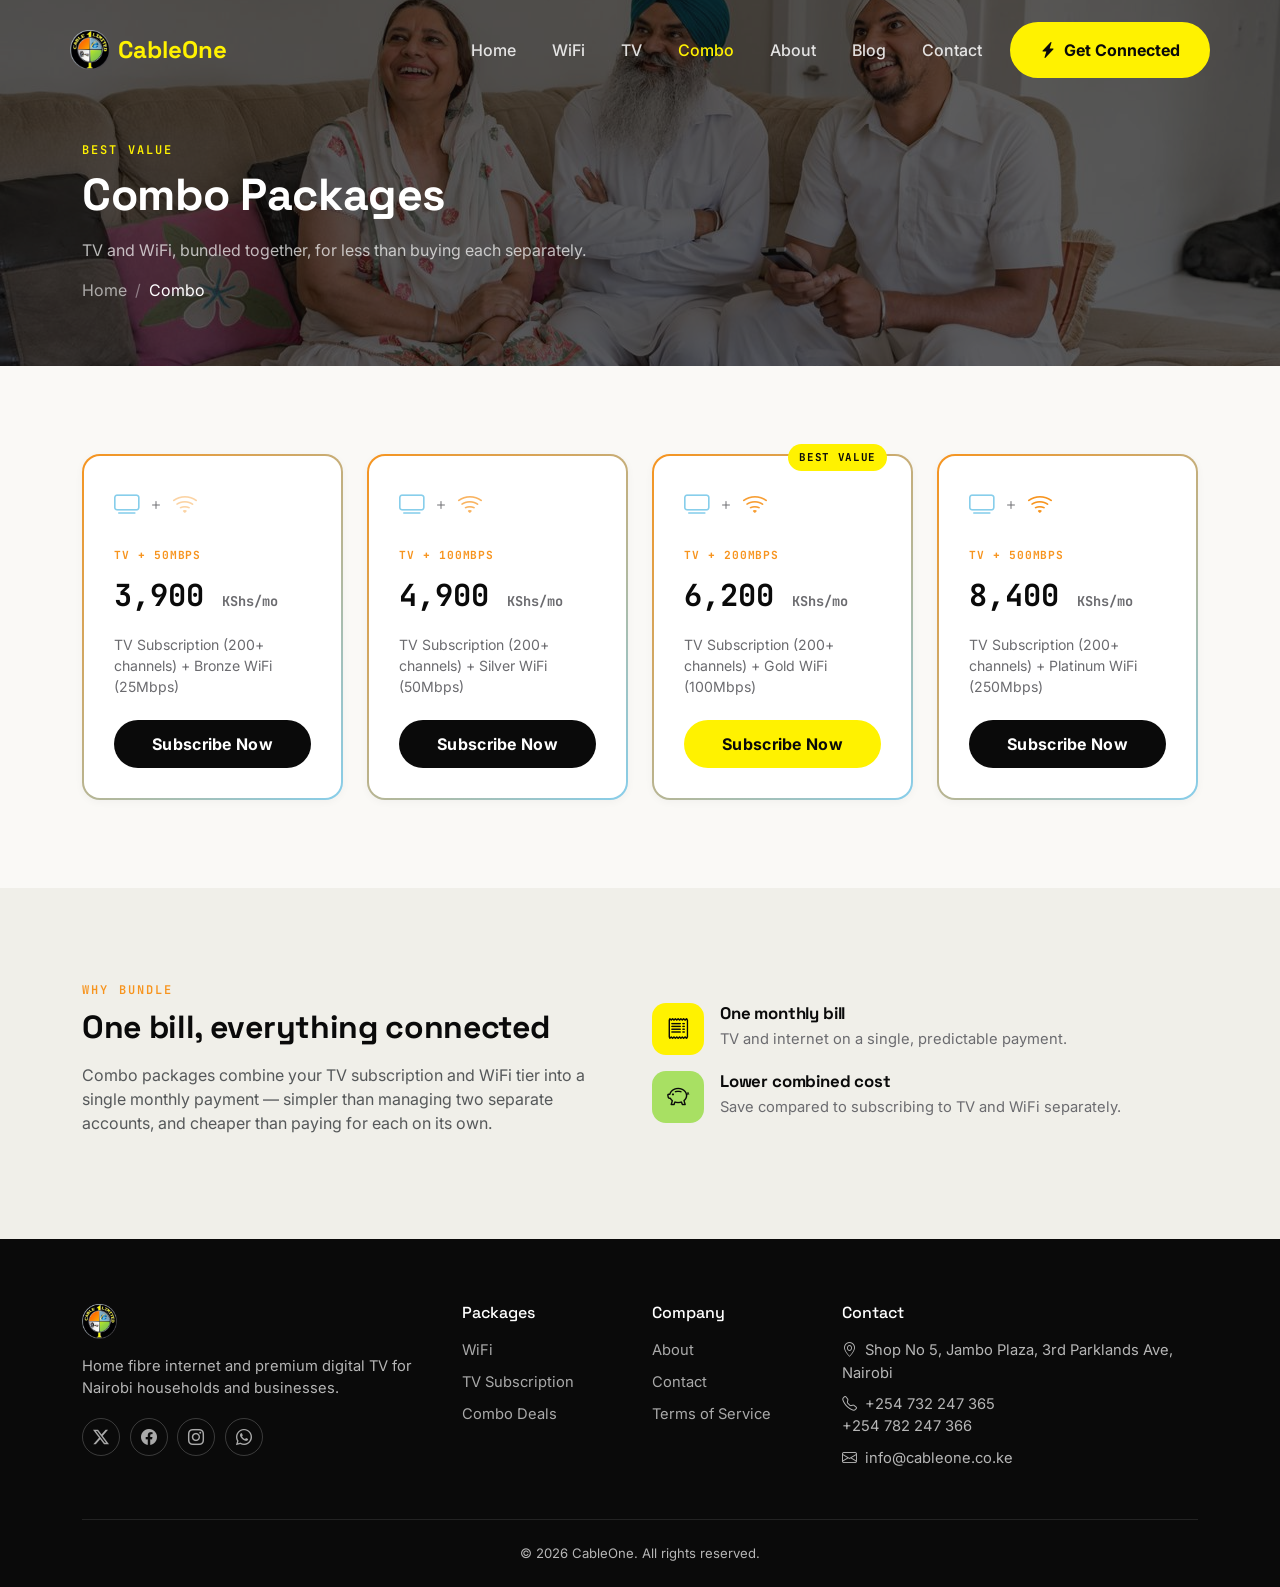
<file: combo.html>
<!DOCTYPE html>
<html lang="en">
<head>
  <meta charset="utf-8">
  <meta name="viewport" content="width=device-width, initial-scale=1.0">
  <title>Combo Packages CableOne</title>
  <meta name="description" content="CableOne combo packages bundle TV subscription with WiFi internet at a lower combined monthly price.">

  <link rel="preconnect" href="https://fonts.googleapis.com">
  <link rel="preconnect" href="https://fonts.gstatic.com" crossorigin>
  <link href="https://fonts.googleapis.com/css2?family=Space+Grotesk:wght@500;700&family=Inter:wght@400;500;600;700&family=JetBrains+Mono:wght@500;700&display=swap" rel="stylesheet">

  <link href="https://cdn.jsdelivr.net/npm/bootstrap@5.3.3/dist/css/bootstrap.min.css" rel="stylesheet">
  <link rel="stylesheet" href="https://cdn.jsdelivr.net/npm/bootstrap-icons@1.11.3/font/bootstrap-icons.css">
  <link href="assets/css/style.css" rel="stylesheet">
</head>
<body>

  <!-- Preloader -->
  <div id="preloader">
    <div class="preloader-inner">
      <img src="assets/img/cable-one-logo.png" alt="CableOne" class="preloader-logo">
    </div>
  </div>

  <!-- Header -->
  <header class="c1-header">
    <nav class="navbar navbar-expand-lg container">
      <a class="navbar-brand" href="index.html">
        <img src="assets/img/cable-one-logo.png" alt="CableOne" height="40" class="brand-logo">
        <span style="color: #fff200;">CableOne</span>
      </a>
      <button class="navbar-toggler" type="button" data-bs-toggle="collapse" data-bs-target="#navMain">
        <i class="bi bi-list fs-2" style="color: #fff200;"></i>
      </button>
      <div class="collapse navbar-collapse justify-content-end" id="navMain">
        <ul class="navbar-nav align-items-lg-center gap-lg-1">
          <li class="nav-item"><a class="nav-link" href="index.html">Home</a></li>
          <li class="nav-item"><a class="nav-link" href="wifi.html">WiFi</a></li>
          <li class="nav-item"><a class="nav-link" href="tv.html">TV</a></li>
          <li class="nav-item"><a class="nav-link active" href="combo.html">Combo</a></li>
          <li class="nav-item"><a class="nav-link" href="about.html">About</a></li>
          <li class="nav-item"><a class="nav-link" href="blogs.html">Blog</a></li>
          <li class="nav-item"><a class="nav-link" href="index.html#contact">Contact</a></li>
          <li class="nav-item ms-lg-2 mt-2 mt-lg-0">
            <a class="btn-c1-primary" href="index.html#packages"><i class="bi bi-lightning-charge-fill"></i> Get Connected</a>
          </li>
        </ul>
      </div>
    </nav>
  </header>

  <!-- Hero with Background Image -->
  <section class="page-hero" style="background-image: url('assets/img/combo-subscription-package.jpg'); background-size: cover; background-position: center; position: relative;">
    <div style="position: absolute; top: 0; left: 0; width: 100%; height: 100%; background: rgba(10, 10, 10, 0.65); z-index: 0;"></div>
    <!--<svg class="signal-arcs" viewBox="0 0 420 420" xmlns="http://www.w3.org/2000/svg" style="z-index: 1;">
      <circle cx="210" cy="210" r="90" fill="none" stroke="#f7941e" stroke-width="1.5" opacity="0.35"></circle>
      <circle cx="210" cy="210" r="150" fill="none" stroke="#87ceeb" stroke-width="1.5" opacity="0.3"></circle>
      <circle cx="210" cy="210" r="205" fill="none" stroke="#fff200" stroke-width="1.5" opacity="0.2"></circle>
    </svg>-->
    <div class="container position-relative" style="z-index: 2;">
      <span class="eyebrow on-dark">Best Value</span>
      <h1 class="mt-2 mb-3" style="font-size:clamp(2rem,4vw,2.8rem);">Combo Packages</h1>
      <p style="color:rgba(255,255,255,.7);max-width:520px;">TV and WiFi, bundled together, for less than buying each separately.</p>
      <nav aria-label="breadcrumb" class="mt-3">
        <ol class="breadcrumb mb-0" style="--bs-breadcrumb-divider-color: rgba(255,255,255,.4);">
          <li class="breadcrumb-item"><a href="index.html" style="color:rgba(255,255,255,.6);">Home</a></li>
          <li class="breadcrumb-item active" style="color:#fff;" aria-current="page">Combo</li>
        </ol>
      </nav>
    </div>
  </section>

  <section id="packages" class="section">
    <div class="container">
      <div class="row g-4">

        <div class="col-md-6 col-lg-3">
          <div class="combo-card dancing-card">
            <div class="combo-icons mb-3">
              <i class="bi bi-tv combo-icon-tv"></i>
              <i class="bi bi-plus combo-icon-plus"></i>
              <i class="bi bi-wifi combo-icon-wifi" data-tier="1"></i>
            </div>
            <span class="combo-tag">TV + 50Mbps</span>
            <div class="combo-price">3,900 <span class="unit" style="font-size:.85rem;color:var(--muted);">KShs/mo</span></div>
            <p class="combo-includes">TV Subscription (200+ channels) + Bronze WiFi (25Mbps)</p>
            <button class="btn-subscribe" data-bs-toggle="modal" data-bs-target="#subscribeModal"
              data-plan="TV + 10Mbps Combo" data-price="KShs 3,900/mo" data-category="Combo">Subscribe Now</button>
          </div>
        </div>

        <div class="col-md-6 col-lg-3">
          <div class="combo-card dancing-card">
            <div class="combo-icons mb-3">
              <i class="bi bi-tv combo-icon-tv"></i>
              <i class="bi bi-plus combo-icon-plus"></i>
              <i class="bi bi-wifi combo-icon-wifi" data-tier="2"></i>
            </div>
            <span class="combo-tag">TV + 100Mbps</span>
            <div class="combo-price">4,900 <span class="unit" style="font-size:.85rem;color:var(--muted);">KShs/mo</span></div>
            <p class="combo-includes">TV Subscription (200+ channels) + Silver WiFi (50Mbps)</p>
            <button class="btn-subscribe" data-bs-toggle="modal" data-bs-target="#subscribeModal"
              data-plan="TV + 20Mbps Combo" data-price="KShs 4,900/mo" data-category="Combo">Subscribe Now</button>
          </div>
        </div>

        <div class="col-md-6 col-lg-3">
          <div class="combo-card dancing-card">
            <span class="pkg-badge">Best Value</span>
            <div class="combo-icons mb-3">
              <i class="bi bi-tv combo-icon-tv"></i>
              <i class="bi bi-plus combo-icon-plus"></i>
              <i class="bi bi-wifi combo-icon-wifi" data-tier="3"></i>
            </div>
            <span class="combo-tag">TV + 200Mbps</span>
            <div class="combo-price">6,200 <span class="unit" style="font-size:.85rem;color:var(--muted);">KShs/mo</span></div>
            <p class="combo-includes">TV Subscription (200+ channels) + Gold WiFi (100Mbps)</p>
            <button class="btn-subscribe featured" data-bs-toggle="modal" data-bs-target="#subscribeModal"
              data-plan="TV + 30Mbps Combo" data-price="KShs 6,200/mo" data-category="Combo">Subscribe Now</button>
          </div>
        </div>

        <div class="col-md-6 col-lg-3">
          <div class="combo-card dancing-card">
            <div class="combo-icons mb-3">
              <i class="bi bi-tv combo-icon-tv"></i>
              <i class="bi bi-plus combo-icon-plus"></i>
              <i class="bi bi-wifi combo-icon-wifi" data-tier="4"></i>
            </div>
            <span class="combo-tag">TV + 500Mbps</span>
            <div class="combo-price">8,400 <span class="unit" style="font-size:.85rem;color:var(--muted);">KShs/mo</span></div>
            <p class="combo-includes">TV Subscription (200+ channels) + Platinum WiFi (250Mbps)</p>
            <button class="btn-subscribe" data-bs-toggle="modal" data-bs-target="#subscribeModal"
              data-plan="TV + 50Mbps Combo" data-price="KShs 8,400/mo" data-category="Combo">Subscribe Now</button>
          </div>
        </div>

      </div>
    </div>
  </section>

  <section class="section section-alt">
    <div class="container">
      <div class="row g-4 align-items-center">
        <div class="col-lg-6">
          <span class="eyebrow">Why bundle</span>
          <h2 class="mt-2 mb-3">One bill, everything connected</h2>
          <p class="text-muted">Combo packages combine your TV subscription and WiFi tier into a single monthly payment &mdash; simpler than managing two separate accounts, and cheaper than paying for each on its own.</p>
        </div>
        <div class="col-lg-6">
          <div class="why-item mb-3">
            <div class="icon-badge"><i class="bi bi-receipt"></i></div>
            <div><h4>One monthly bill</h4><p>TV and internet on a single, predictable payment.</p></div>
          </div>
          <div class="why-item">
            <div class="icon-badge" style="background:var(--c1-green);"><i class="bi bi-piggy-bank"></i></div>
            <div><h4>Lower combined cost</h4><p>Save compared to subscribing to TV and WiFi separately.</p></div>
          </div>
        </div>
      </div>
    </div>
  </section>

  <!-- Footer -->
  <footer class="c1-footer">
    <div class="container">
      <div class="row g-4">
        <div class="col-lg-4 col-md-6">
          <div class="footer-brand mb-3">
            <img src="assets/img/cable-one-logo.png" alt="CableOne" height="35">
          </div>
          <p style="font-size:0.92rem;">Home fibre internet and premium digital TV for Nairobi households and businesses.</p>
          <div class="social-links">
            <a href="#" aria-label="Twitter"><i class="bi bi-twitter-x"></i></a>
            <a href="https://www.facebook.com/CableOneKe/" aria-label="Facebook" target="_blank"><i class="bi bi-facebook"></i></a>
            <a href="https://www.instagram.com/cableone_tv/" aria-label="Instagram" target="_blank"><i class="bi bi-instagram"></i></a>
            <a href="https://wa.me/254703700706" aria-label="WhatsApp" target="_blank" rel="noopener"><i class="bi bi-whatsapp"></i></a>
          </div>
        </div>
        <div class="col-lg-2 col-md-3 col-6">
          <h5>Packages</h5>
          <ul>
            <li><a href="wifi.html">WiFi</a></li>
            <li><a href="tv.html">TV Subscription</a></li>
            <li><a href="combo.html">Combo Deals</a></li>
          </ul>
        </div>
        <div class="col-lg-2 col-md-3 col-6">
          <h5>Company</h5>
          <ul>
            <li><a href="index.html#about">About</a></li>
            <li><a href="index.html#contact">Contact</a></li>
            <li><a href="#">Terms of Service</a></li>
          </ul>
        </div>
        <div class="col-lg-4 col-md-12">
          <h5>Contact</h5>
          <ul>
            <li><i class="bi bi-geo-alt me-1"></i> Shop No 5, Jambo Plaza, 3rd Parklands Ave, Nairobi</li>
            <li><i class="bi bi-telephone me-1"></i> +254 732 247 365<br>
              +254 782 247 366</li>
            <li><i class="bi bi-envelope me-1"></i> info@cableone.co.ke</li>
          </ul>
        </div>
      </div>
      <div class="footer-bottom text-center">&copy; <span id="year"></span> CableOne. All rights reserved.</div>
    </div>
  </footer>

  <div class="mobile-cta-bar">
    <a href="#packages" class="btn-c1-primary w-100 justify-content-center"><i class="bi bi-lightning-charge-fill"></i> Get Connected</a>
  </div>
  <a href="#" class="scroll-top"><i class="bi bi-arrow-up"></i></a>

  <div class="modal fade subscribe-modal" id="subscribeModal" tabindex="-1" aria-hidden="true">
    <div class="modal-dialog modal-dialog-centered">
      <div class="modal-content">
        <div class="modal-header">
          <div>
            <h5 class="modal-title">Subscribe Now</h5>
            <small>We'll call you to confirm installation</small>
          </div>
          <button type="button" class="btn-close" data-bs-dismiss="modal" aria-label="Close"></button>
        </div>
        <div class="modal-body">
          <div class="plan-chip">
            <div><span class="chip-label">Selected Plan</span><span id="planDisplay">&mdash;</span></div>
            <div id="priceDisplay">&mdash;</div>
          </div>
          <form id="subscribeForm" action="https://api.web3forms.com/submit" method="POST">
            <!-- Paste the access key from your Web3Forms account (signed up with info@cableone.co.ke) -->
            <input type="hidden" name="access_key" value="941a48fb-2fb3-415b-96e1-b257e5c51adf">
            <input type="hidden" name="subject" id="subjectField" value="New CableOne Subscription Request">
            <input type="hidden" name="from_name" value="CableOne Website">
            <input type="hidden" name="redirect" value="https://cableone.co.ke/thank-you.html">
            <input type="hidden" name="plan" id="planField">
            <input type="hidden" name="package_price" id="priceField">
            <input type="hidden" name="category" id="categoryField">
            <input type="checkbox" name="botcheck" class="d-none" style="display:none;" tabindex="-1" autocomplete="off">
            <div class="mb-3">
              <label class="form-label">Full Name</label>
              <input type="text" name="name" class="form-control" placeholder="Jane Doe" required>
            </div>
            <div class="mb-3">
              <label class="form-label">Phone Number</label>
              <input type="tel" name="phone" class="form-control" placeholder="07XX XXX XXX" required>
            </div>
            <div class="mb-3">
              <label class="form-label">Location / Estate</label>
              <input type="text" name="location" class="form-control" placeholder="e.g. Parklands, Nairobi" required>
            </div>
            <button type="submit" id="subscribeSubmitBtn" class="btn-subscribe featured">Subscribe Now</button>
            <div id="formStatus"></div>
          </form>
        </div>
      </div>
    </div>
  </div>

  <script src="https://cdn.jsdelivr.net/npm/bootstrap@5.3.3/dist/js/bootstrap.bundle.min.js"></script>
 <script src="assets/js/script.js"></script>
  <script src="assets/js/subscribe-form.js"></script>
  <script>document.getElementById('year').textContent = new Date().getFullYear();</script>
</body>
</html>
</file>
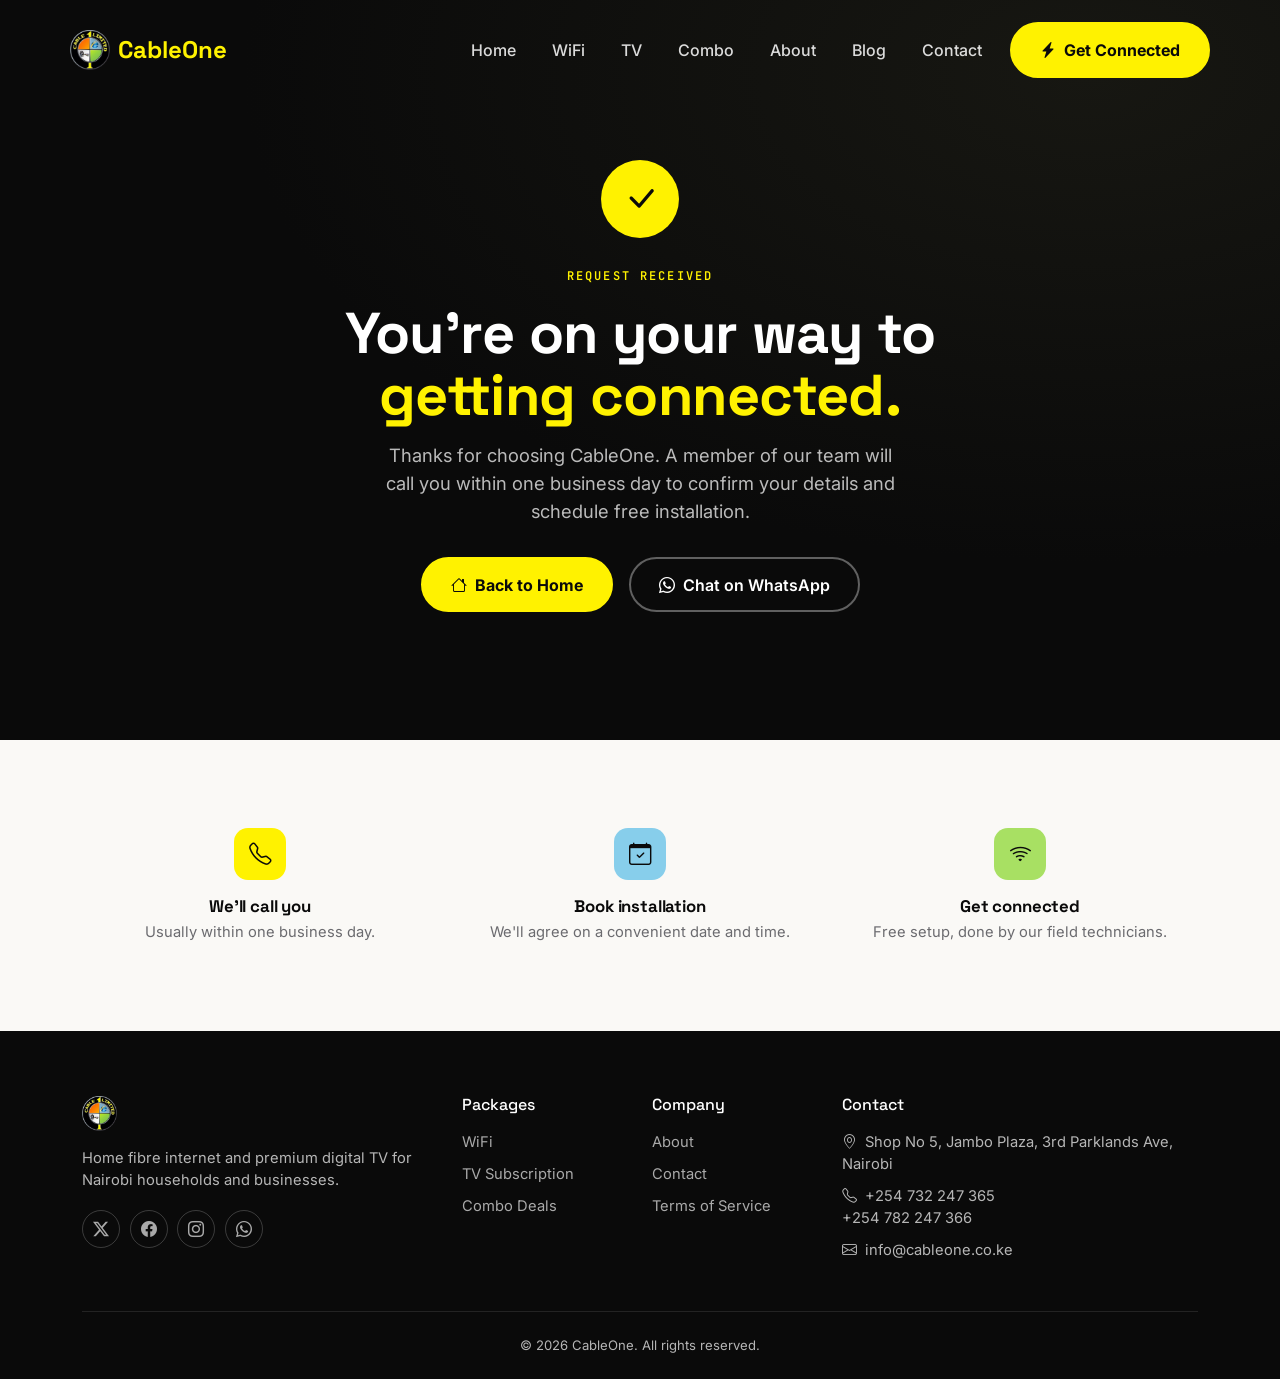
<file: thank-you.html>
<!DOCTYPE html>
<html lang="en">
<head>
  <meta charset="utf-8">
  <meta name="viewport" content="width=device-width, initial-scale=1.0">
  <title>Thank You CableOne</title>
  <meta name="robots" content="noindex, nofollow">

  <!-- Favicon -->
  <link rel="icon" type="image/png" sizes="32x32" href="assets/img/cable-one-logo.png">
  <link rel="icon" type="image/png" sizes="16x16" href="assets/img/cable-one-logo.png">
  <link rel="apple-touch-icon" href="assets/img/cable-one-logo.png">

  <link rel="preconnect" href="https://fonts.googleapis.com">
  <link rel="preconnect" href="https://fonts.gstatic.com" crossorigin>
  <link href="https://fonts.googleapis.com/css2?family=Space+Grotesk:wght@500;700&family=Inter:wght@400;500;600;700&family=JetBrains+Mono:wght@500;700&display=swap" rel="stylesheet">

  <link href="https://cdn.jsdelivr.net/npm/bootstrap@5.3.3/dist/css/bootstrap.min.css" rel="stylesheet">
  <link rel="stylesheet" href="https://cdn.jsdelivr.net/npm/bootstrap-icons@1.11.3/font/bootstrap-icons.css">
  <link href="assets/css/style.css" rel="stylesheet">
</head>
<body>

  <!-- Preloader -->
  <div id="preloader">
    <div class="preloader-inner">
      <img src="assets/img/cable-one-logo.png" alt="CableOne" class="preloader-logo">
    </div>
  </div>

  <!-- Header -->
  <header class="c1-header">
    <nav class="navbar navbar-expand-lg container">
      <a class="navbar-brand" href="index.html">
        <img src="assets/img/cable-one-logo.png" alt="CableOne" height="40" class="brand-logo">
        <span style="color: #fff200;">CableOne</span>
      </a>
      <button class="navbar-toggler" type="button" data-bs-toggle="collapse" data-bs-target="#navMain">
        <i class="bi bi-list fs-2" style="color: #fff200;"></i>
      </button>
      <div class="collapse navbar-collapse justify-content-end" id="navMain">
        <ul class="navbar-nav align-items-lg-center gap-lg-1">
          <li class="nav-item"><a class="nav-link" href="index.html">Home</a></li>
          <li class="nav-item"><a class="nav-link" href="wifi.html">WiFi</a></li>
          <li class="nav-item"><a class="nav-link" href="tv.html">TV</a></li>
          <li class="nav-item"><a class="nav-link" href="combo.html">Combo</a></li>
          <li class="nav-item"><a class="nav-link" href="about.html">About</a></li>
          <li class="nav-item"><a class="nav-link" href="blogs.html">Blog</a></li>
          <li class="nav-item"><a class="nav-link" href="index.html#contact">Contact</a></li>
          <li class="nav-item ms-lg-2 mt-2 mt-lg-0">
            <a class="btn-c1-primary" href="index.html#packages"><i class="bi bi-lightning-charge-fill"></i> Get Connected</a>
          </li>
        </ul>
      </div>
    </nav>
  </header>

  <section class="c1-hero" style="padding-top: 10rem; padding-bottom: 8rem;">
    <!--<svg class="signal-arcs" viewBox="0 0 620 620" xmlns="http://www.w3.org/2000/svg">
      <circle class="arc-pulse a1" cx="310" cy="310" r="120" stroke="#fff200"></circle>
      <circle class="arc-pulse a2" cx="310" cy="310" r="200" stroke="#87ceeb"></circle>
      <circle class="arc-pulse a3" cx="310" cy="310" r="280" stroke="#a8e063"></circle>
    </svg>-->
    <div class="container text-center position-relative" style="z-index:2;">
      <div class="mx-auto mb-4 d-flex align-items-center justify-content-center"
           style="width:78px;height:78px;border-radius:50%;background:var(--c1-yellow);">
        <i class="bi bi-check-lg" style="font-size:2.2rem;color:var(--ink);"></i>
      </div>
      <span class="eyebrow on-dark">Request Received</span>
      <h1 class="mt-3 mb-3">You're on your way to<br><span class="accent">getting connected.</span></h1>
      <p class="lead-copy mx-auto" style="text-align:center;">Thanks for choosing CableOne. A member of our team will call you within one business day to confirm your details and schedule free installation.</p>
      <div class="d-flex flex-wrap gap-3 justify-content-center mt-4">
        <a href="index.html" class="btn-c1-primary"><i class="bi bi-house"></i> Back to Home</a>
        <a href="https://wa.me/254703700706" target="_blank" rel="noopener" class="btn-c1-outline"><i class="bi bi-whatsapp"></i> Chat on WhatsApp</a>
      </div>
    </div>
  </section>

  <section class="section">
    <div class="container">
      <div class="row g-4 text-center">
        <div class="col-md-4">
          <div class="why-item flex-column text-center align-items-center">
            <div class="icon-badge"><i class="bi bi-telephone"></i></div>
            <div><h4>We'll call you</h4><p>Usually within one business day.</p></div>
          </div>
        </div>
        <div class="col-md-4">
          <div class="why-item flex-column text-center align-items-center">
            <div class="icon-badge" style="background:var(--c1-blue);"><i class="bi bi-calendar-check"></i></div>
            <div><h4>Book installation</h4><p>We'll agree on a convenient date and time.</p></div>
          </div>
        </div>
        <div class="col-md-4">
          <div class="why-item flex-column text-center align-items-center">
            <div class="icon-badge" style="background:var(--c1-green);"><i class="bi bi-wifi"></i></div>
            <div><h4>Get connected</h4><p>Free setup, done by our field technicians.</p></div>
          </div>
        </div>
      </div>
    </div>
  </section>

  <!-- Footer -->
  <footer class="c1-footer">
    <div class="container">
      <div class="row g-4">
        <div class="col-lg-4 col-md-6">
          <div class="footer-brand mb-3">
            <img src="assets/img/cable-one-logo.png" alt="CableOne" height="35">
          </div>
          <p style="font-size:0.92rem;">Home fibre internet and premium digital TV for Nairobi households and businesses.</p>
          <div class="social-links">
            <a href="#" aria-label="Twitter"><i class="bi bi-twitter-x"></i></a>
            <a href="https://www.facebook.com/CableOneKe/" aria-label="Facebook" target="_blank"><i class="bi bi-facebook"></i></a>
            <a href="https://www.instagram.com/cableone_tv/" aria-label="Instagram" target="_blank"><i class="bi bi-instagram"></i></a>
            <a href="https://wa.me/254703700706" aria-label="WhatsApp" target="_blank" rel="noopener"><i class="bi bi-whatsapp"></i></a>
          </div>
        </div>
        <div class="col-lg-2 col-md-3 col-6">
          <h5>Packages</h5>
          <ul>
            <li><a href="wifi.html">WiFi</a></li>
            <li><a href="tv.html">TV Subscription</a></li>
            <li><a href="combo.html">Combo Deals</a></li>
          </ul>
        </div>
        <div class="col-lg-2 col-md-3 col-6">
          <h5>Company</h5>
          <ul>
            <li><a href="index.html#about">About</a></li>
            <li><a href="index.html#contact">Contact</a></li>
            <li><a href="#">Terms of Service</a></li>
          </ul>
        </div>
        <div class="col-lg-4 col-md-12">
          <h5>Contact</h5>
          <ul>
            <li><i class="bi bi-geo-alt me-1"></i> Shop No 5, Jambo Plaza, 3rd Parklands Ave, Nairobi</li>
            <li><i class="bi bi-telephone me-1"></i> +254 732 247 365<br>
              +254 782 247 366</li>
            <li><i class="bi bi-envelope me-1"></i> info@cableone.co.ke</li>
          </ul>
        </div>
      </div>
      <div class="footer-bottom text-center">&copy; <span id="year"></span> CableOne. All rights reserved.</div>
    </div>
  </footer>

  <a href="#" class="scroll-top"><i class="bi bi-arrow-up"></i></a>

  <script src="https://cdn.jsdelivr.net/npm/bootstrap@5.3.3/dist/js/bootstrap.bundle.min.js"></script>
  <script src="assets/js/script.js"></script>
  <script>document.getElementById('year').textContent = new Date().getFullYear();</script>
</body>
</html>
</file>
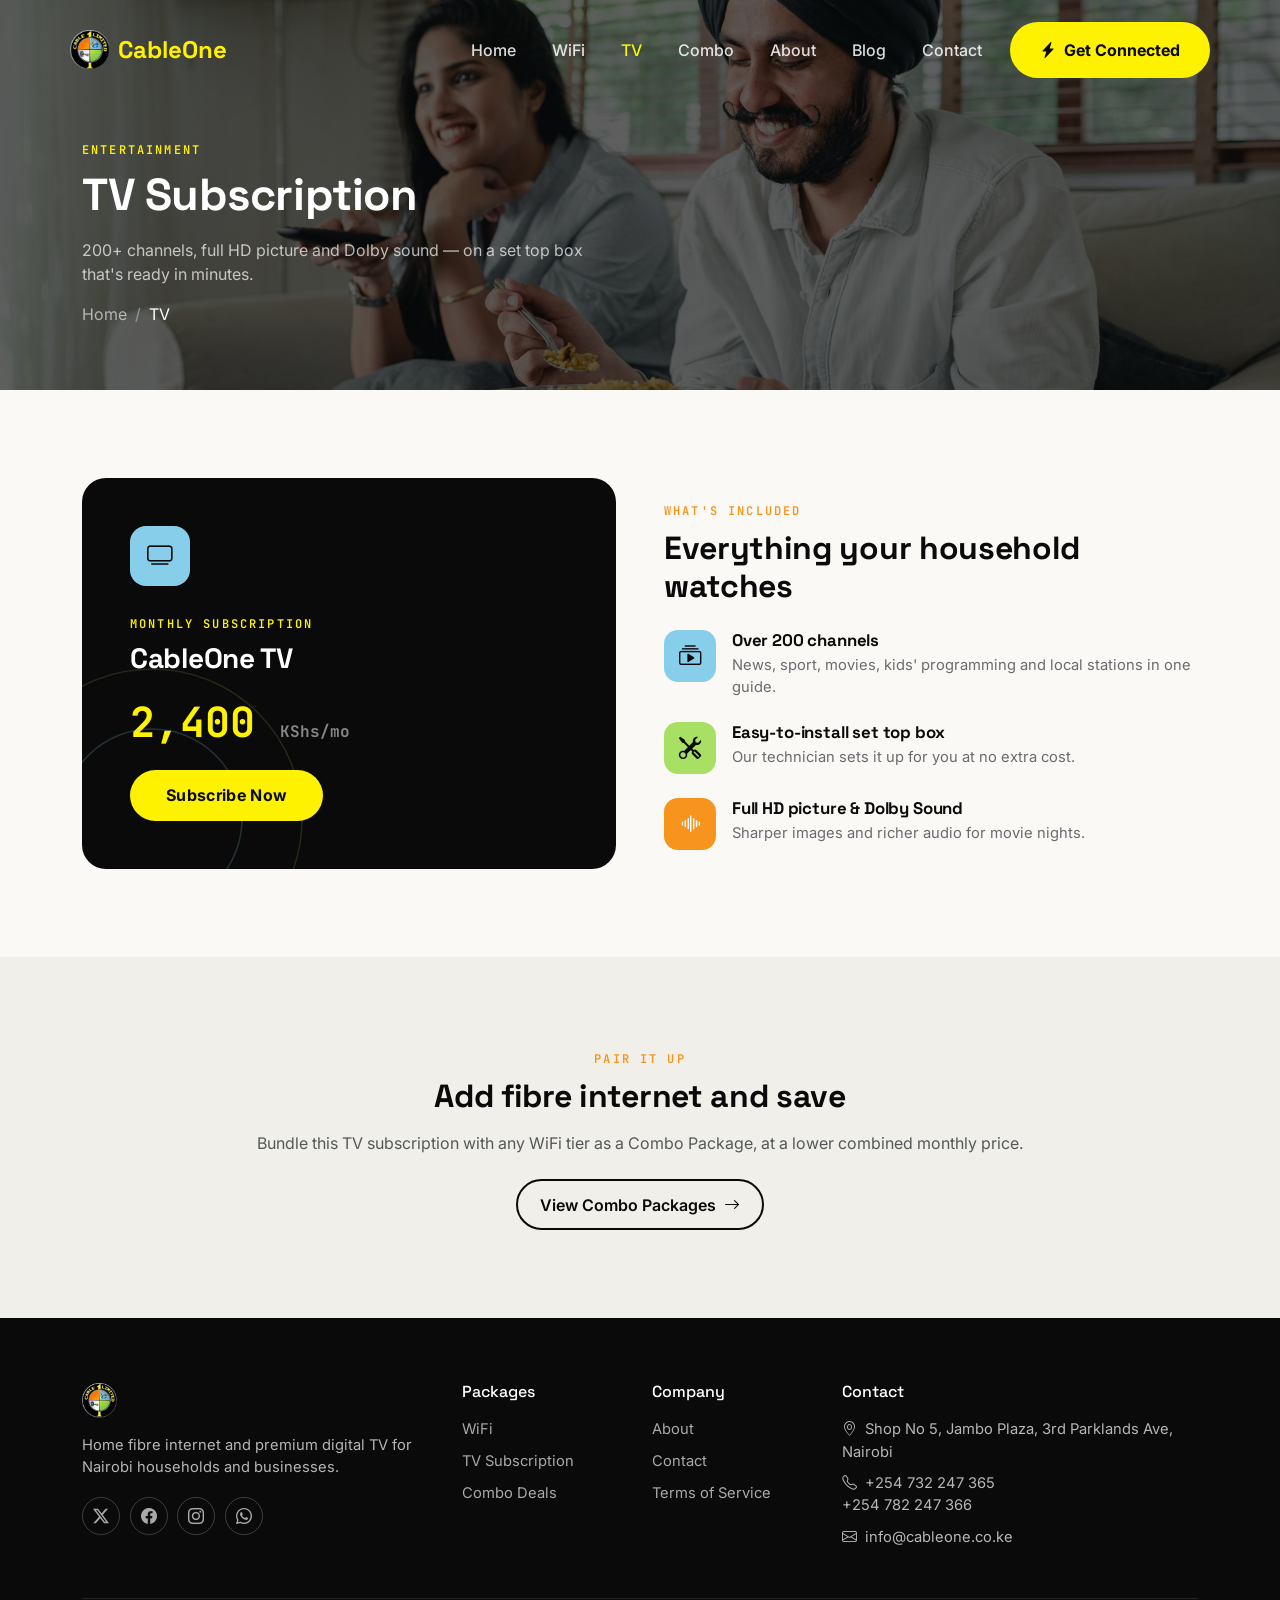
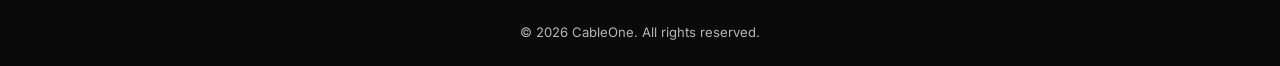
<file: tv.html>
<!DOCTYPE html>
<html lang="en">
<head>
  <meta charset="utf-8">
  <meta name="viewport" content="width=device-width, initial-scale=1.0">
  <title>TV Subscription CableOne</title>
  <meta name="description" content="CableOne digital cable TV: 200+ channels, full HD picture, Dolby sound, easy set top box. KShs 2,400/month.">

  <link rel="preconnect" href="https://fonts.googleapis.com">
  <link rel="preconnect" href="https://fonts.gstatic.com" crossorigin>
  <link href="https://fonts.googleapis.com/css2?family=Space+Grotesk:wght@500;700&family=Inter:wght@400;500;600;700&family=JetBrains+Mono:wght@500;700&display=swap" rel="stylesheet">

      <!-- Favicon -->
      <link rel="icon" type="image/png" sizes="32x32" href="assets/img/cable-one-logo.png">
      <link rel="icon" type="image/png" sizes="16x16" href="assets/img/cable-one-logo.png">
      <link rel="apple-touch-icon" href="assets/img/cable-one-logo.png">

  <link href="https://cdn.jsdelivr.net/npm/bootstrap@5.3.3/dist/css/bootstrap.min.css" rel="stylesheet">
  <link rel="stylesheet" href="https://cdn.jsdelivr.net/npm/bootstrap-icons@1.11.3/font/bootstrap-icons.css">
  <link href="assets/css/style.css" rel="stylesheet">
</head>
<body>

  <!-- Preloader -->
  <div id="preloader">
    <div class="preloader-inner">
      <img src="assets/img/cable-one-logo.png" alt="CableOne" class="preloader-logo">
    </div>
  </div>

  <!-- Header -->
  <header class="c1-header">
    <nav class="navbar navbar-expand-lg container">
      <a class="navbar-brand" href="index.html">
        <img src="assets/img/cable-one-logo.png" alt="CableOne" height="40" class="brand-logo">
        <span style="color: #fff200;">CableOne</span>
      </a>
      <button class="navbar-toggler" type="button" data-bs-toggle="collapse" data-bs-target="#navMain">
        <i class="bi bi-list fs-2" style="color: #fff200;"></i>
      </button>
      <div class="collapse navbar-collapse justify-content-end" id="navMain">
        <ul class="navbar-nav align-items-lg-center gap-lg-1">
          <li class="nav-item"><a class="nav-link" href="index.html">Home</a></li>
          <li class="nav-item"><a class="nav-link" href="wifi.html">WiFi</a></li>
          <li class="nav-item"><a class="nav-link active" href="tv.html">TV</a></li>
          <li class="nav-item"><a class="nav-link" href="combo.html">Combo</a></li>
          <li class="nav-item"><a class="nav-link" href="about.html">About</a></li>
          <li class="nav-item"><a class="nav-link" href="blogs.html">Blog</a></li>
          <li class="nav-item"><a class="nav-link" href="index.html#contact">Contact</a></li>
          <li class="nav-item ms-lg-2 mt-2 mt-lg-0">
            <a class="btn-c1-primary" href="index.html#packages"><i class="bi bi-lightning-charge-fill"></i> Get Connected</a>
          </li>
        </ul>
      </div>
    </nav>
  </header>

  <!-- Hero with Background Image -->
  <section class="page-hero" style="background-image: url('assets/img/tv-subscription-section.jpg'); background-size: cover; background-position: center; position: relative;">
    <div style="position: absolute; top: 0; left: 0; width: 100%; height: 100%; background: rgba(10, 10, 10, 0.65); z-index: 0;"></div>
    <!--<svg class="signal-arcs" viewBox="0 0 420 420" xmlns="http://www.w3.org/2000/svg" style="z-index: 1;">
      <circle cx="210" cy="210" r="90" fill="none" stroke="#87ceeb" stroke-width="1.5" opacity="0.35"></circle>
      <circle cx="210" cy="210" r="150" fill="none" stroke="#a8e063" stroke-width="1.5" opacity="0.3"></circle>
      <circle cx="210" cy="210" r="205" fill="none" stroke="#fff200" stroke-width="1.5" opacity="0.2"></circle>
    </svg>-->
    <div class="container position-relative" style="z-index: 2;">
      <span class="eyebrow on-dark">Entertainment</span>
      <h1 class="mt-2 mb-3" style="font-size:clamp(2rem,4vw,2.8rem);">TV Subscription</h1>
      <p style="color:rgba(255,255,255,.7);max-width:520px;">200+ channels, full HD picture and Dolby sound &mdash; on a set top box that's ready in minutes.</p>
      <nav aria-label="breadcrumb" class="mt-3">
        <ol class="breadcrumb mb-0" style="--bs-breadcrumb-divider-color: rgba(255,255,255,.4);">
          <li class="breadcrumb-item"><a href="index.html" style="color:rgba(255,255,255,.6);">Home</a></li>
          <li class="breadcrumb-item active" style="color:#fff;" aria-current="page">TV</li>
        </ol>
      </nav>
    </div>
  </section>

  <section id="tv-plan" class="section">
    <div class="container">
      <div class="row align-items-center g-5">
        <div class="col-lg-6">
          <div class="tv-card">
            <svg class="signal-arcs" viewBox="0 0 380 380" xmlns="http://www.w3.org/2000/svg" style="pointer-events:none;">
              <circle cx="190" cy="190" r="90" fill="none" stroke="#87ceeb" stroke-width="1.5" opacity="0.4"></circle>
              <circle cx="190" cy="190" r="150" fill="none" stroke="#a8e063" stroke-width="1.5" opacity="0.3"></circle>
            </svg>
            <div class="tv-icon-tile"><i class="bi bi-tv"></i></div>
            <span class="eyebrow on-dark">Monthly Subscription</span>
            <h3 class="mt-2 mb-3">CableOne TV</h3>
            <div class="tv-price mb-3">2,400 <span style="font-size:1rem;color:rgba(255,255,255,.5);">KShs/mo</span></div>
            <button type="button" class="btn-subscribe featured" style="width:auto;padding:0.85rem 2.25rem;position:relative;z-index:5;" data-bs-toggle="modal" data-bs-target="#subscribeModal"
              data-plan="TV Subscription" data-price="KShs 2,400/mo" data-category="TV">Subscribe Now</button>
          </div>
        </div>

        <div class="col-lg-6">
          <span class="eyebrow">What's included</span>
          <h2 class="mt-2 mb-4">Everything your household watches</h2>

          <div class="why-item mb-4">
            <div class="icon-badge" style="background:var(--c1-blue);"><i class="bi bi-collection-play"></i></div>
            <div><h4>Over 200 channels</h4><p>News, sport, movies, kids' programming and local stations in one guide.</p></div>
          </div>
          <div class="why-item mb-4">
            <div class="icon-badge" style="background:var(--c1-green);"><i class="bi bi-tools"></i></div>
            <div><h4>Easy-to-install set top box</h4><p>Our technician sets it up for you at no extra cost.</p></div>
          </div>
          <div class="why-item">
            <div class="icon-badge" style="background:var(--c1-orange);color:#fff;"><i class="bi bi-soundwave"></i></div>
            <div><h4>Full HD picture &amp; Dolby Sound</h4><p>Sharper images and richer audio for movie nights.</p></div>
          </div>
        </div>
      </div>
    </div>
  </section>

  <section class="section section-alt">
    <div class="container text-center">
      <span class="eyebrow">Pair it up</span>
      <h2 class="mt-2 mb-3">Add fibre internet and save</h2>
      <p class="text-muted mb-4">Bundle this TV subscription with any WiFi tier as a Combo Package, at a lower combined monthly price.</p>
      <a href="combo.html" class="btn-c1-outline-dark">View Combo Packages <i class="bi bi-arrow-right"></i></a>
    </div>
  </section>

  <!-- Footer -->
  <footer class="c1-footer">
    <div class="container">
      <div class="row g-4">
        <div class="col-lg-4 col-md-6">
          <div class="footer-brand mb-3">
            <img src="assets/img/cable-one-logo.png" alt="CableOne" height="35">
          </div>
          <p style="font-size:0.92rem;">Home fibre internet and premium digital TV for Nairobi households and businesses.</p>
          <div class="social-links">
            <a href="#" aria-label="Twitter"><i class="bi bi-twitter-x"></i></a>
            <a href="https://www.facebook.com/CableOneKe/" aria-label="Facebook" target="_blank"><i class="bi bi-facebook"></i></a>
            <a href="https://www.instagram.com/cableone_tv/" aria-label="Instagram" target="_blank"><i class="bi bi-instagram"></i></a>
            <a href="https://wa.me/254703700706" aria-label="WhatsApp" target="_blank" rel="noopener"><i class="bi bi-whatsapp"></i></a>
          </div>
        </div>
        <div class="col-lg-2 col-md-3 col-6">
          <h5>Packages</h5>
          <ul>
            <li><a href="wifi.html">WiFi</a></li>
            <li><a href="tv.html">TV Subscription</a></li>
            <li><a href="combo.html">Combo Deals</a></li>
          </ul>
        </div>
        <div class="col-lg-2 col-md-3 col-6">
          <h5>Company</h5>
          <ul>
            <li><a href="index.html#about">About</a></li>
            <li><a href="index.html#contact">Contact</a></li>
            <li><a href="#">Terms of Service</a></li>
          </ul>
        </div>
        <div class="col-lg-4 col-md-12">
          <h5>Contact</h5>
          <ul>
            <li><i class="bi bi-geo-alt me-1"></i> Shop No 5, Jambo Plaza, 3rd Parklands Ave, Nairobi</li>
            <li><i class="bi bi-telephone me-1"></i> +254 732 247 365<br>
              +254 782 247 366</li>
            <li><i class="bi bi-envelope me-1"></i> info@cableone.co.ke</li>
          </ul>
        </div>
      </div>
      <div class="footer-bottom text-center">&copy; <span id="year"></span> CableOne. All rights reserved.</div>
    </div>
  </footer>

  <div class="mobile-cta-bar">
    <a href="#tv-plan" class="btn-c1-primary w-100 justify-content-center"><i class="bi bi-lightning-charge-fill"></i> Get Connected</a>
  </div>
  <a href="#" class="scroll-top"><i class="bi bi-arrow-up"></i></a>

  <div class="modal fade subscribe-modal" id="subscribeModal" tabindex="-1" aria-hidden="true">
    <div class="modal-dialog modal-dialog-centered">
      <div class="modal-content">
        <div class="modal-header">
          <div>
            <h5 class="modal-title">Subscribe Now</h5>
            <small>We'll call you to confirm installation</small>
          </div>
          <button type="button" class="btn-close" data-bs-dismiss="modal" aria-label="Close"></button>
        </div>
        <div class="modal-body">
          <div class="plan-chip">
            <div><span class="chip-label">Selected Plan</span><span id="planDisplay">&mdash;</span></div>
            <div id="priceDisplay">&mdash;</div>
          </div>
          <form id="subscribeForm" action="https://api.web3forms.com/submit" method="POST">
            <!-- Paste the access key from your Web3Forms account (signed up with info@cableone.co.ke) -->
            <input type="hidden" name="access_key" value="941a48fb-2fb3-415b-96e1-b257e5c51adf">
            <input type="hidden" name="subject" id="subjectField" value="New CableOne Subscription Request">
            <input type="hidden" name="from_name" value="CableOne Website">
            <input type="hidden" name="redirect" value="https://cableone.co.ke/thank-you.html">
            <input type="hidden" name="plan" id="planField" value="">
            <input type="hidden" name="package_price" id="priceField" value="">
            <input type="hidden" name="category" id="categoryField" value="">
            <input type="checkbox" name="botcheck" class="d-none" style="display:none;" tabindex="-1" autocomplete="off">
            <div class="mb-3">
              <label class="form-label">Full Name</label>
              <input type="text" name="name" class="form-control" placeholder="Jane Doe" required>
            </div>
            <div class="mb-3">
              <label class="form-label">Phone Number</label>
              <input type="tel" name="phone" class="form-control" placeholder="07XX XXX XXX" required>
            </div>
            <div class="mb-3">
              <label class="form-label">Location / Estate</label>
              <input type="text" name="location" class="form-control" placeholder="e.g. Parklands, Nairobi" required>
            </div>
            <button type="submit" id="subscribeSubmitBtn" class="btn-subscribe featured">Subscribe Now</button>
            <div id="formStatus"></div>
          </form>
        </div>
      </div>
    </div>
  </div>

  <script src="https://cdn.jsdelivr.net/npm/bootstrap@5.3.3/dist/js/bootstrap.bundle.min.js"></script>
  <script src="assets/js/script.js"></script>
  <script src="assets/js/subscribe-form.js?v=3"></script>
  <script>document.getElementById('year').textContent = new Date().getFullYear();</script>
</body>
</html>
</file>
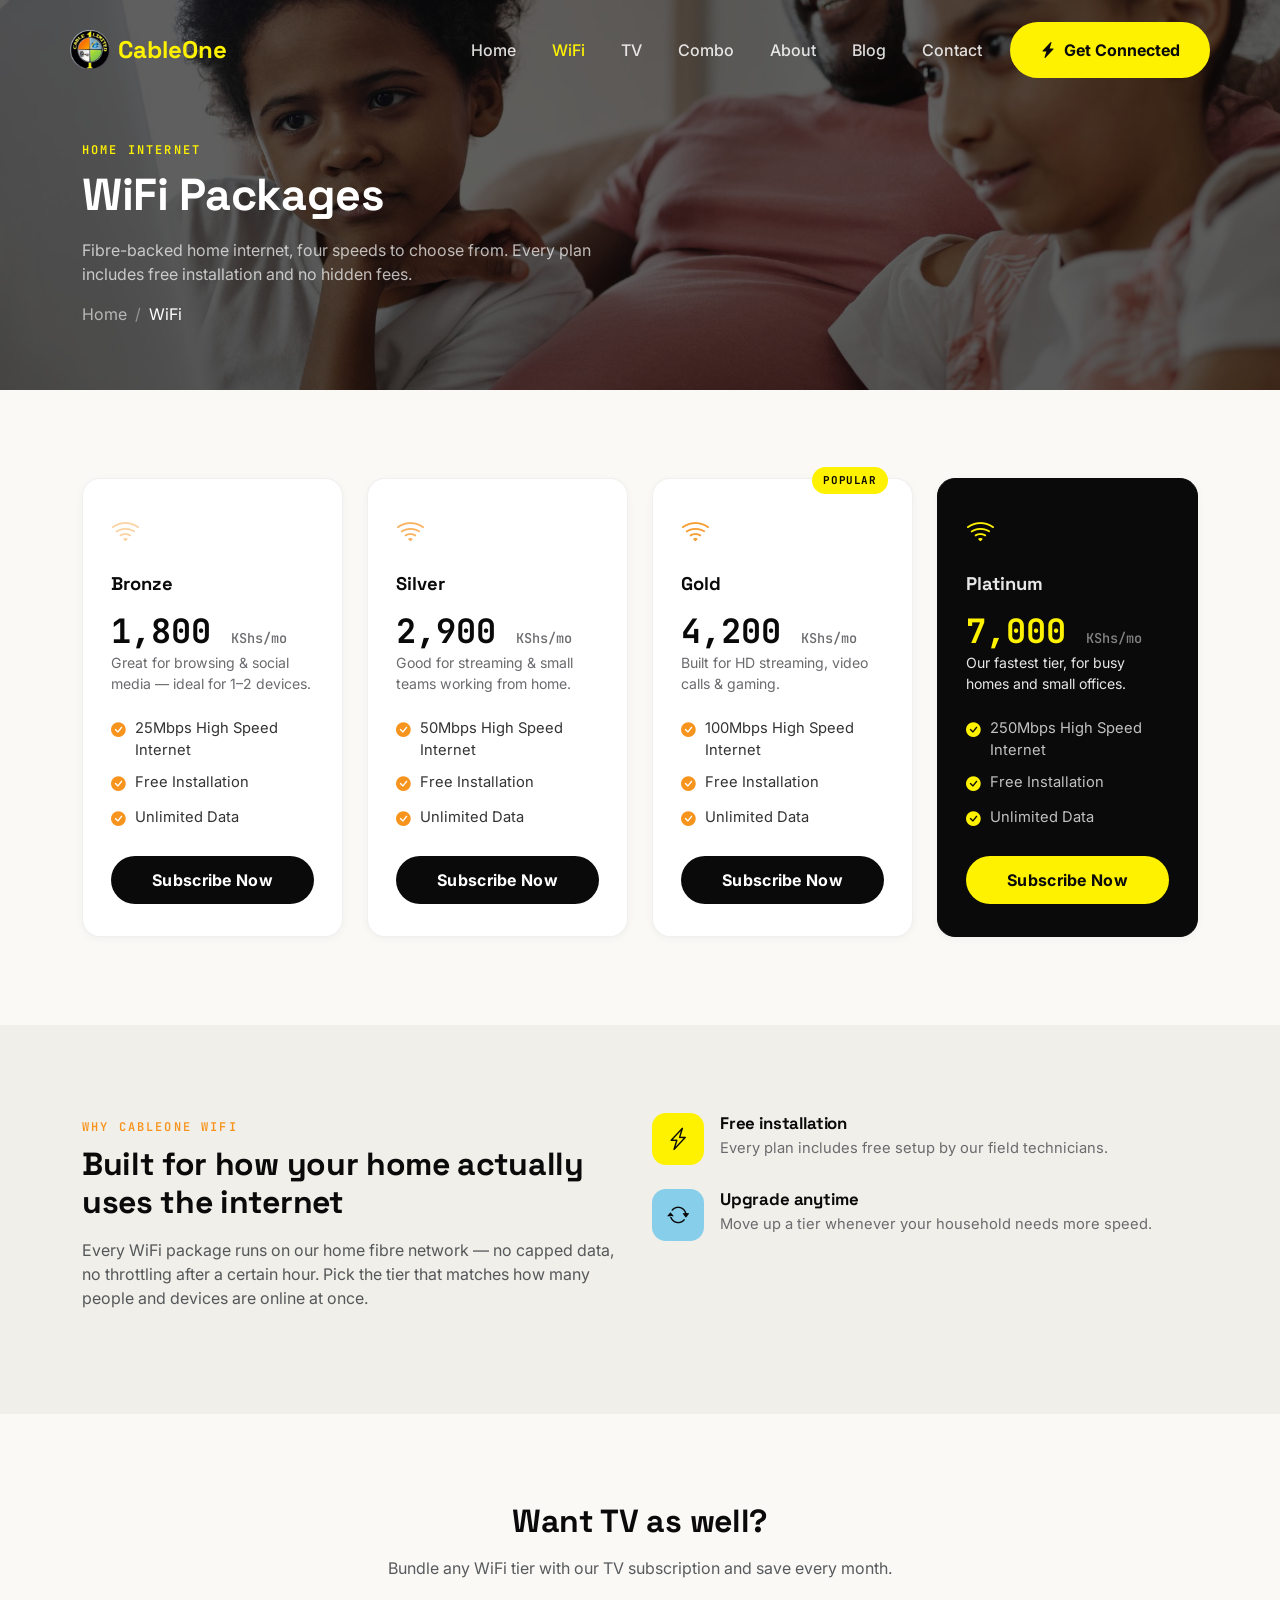
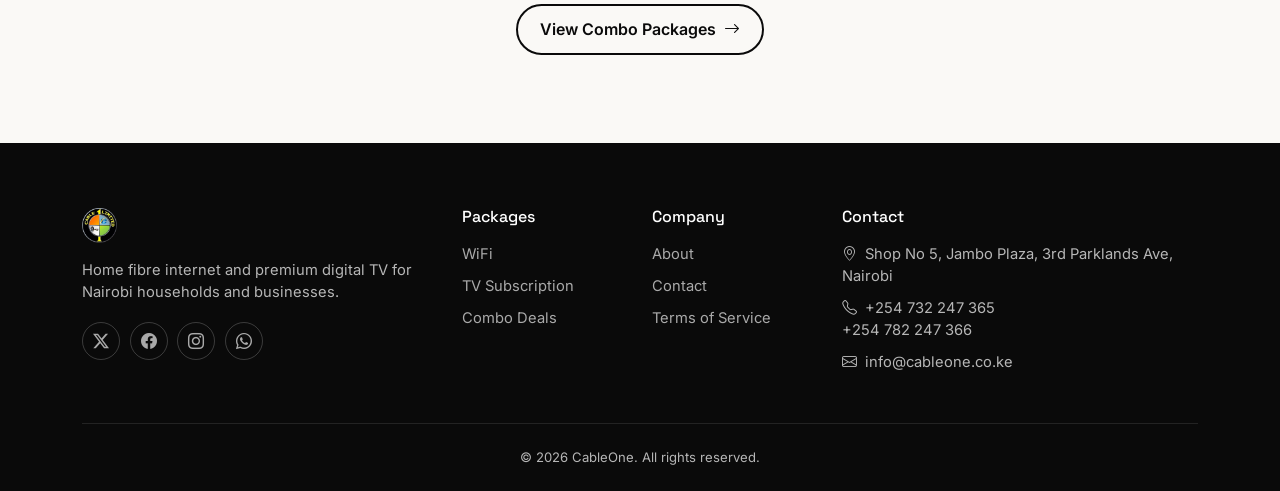
<file: wifi.html>
<!DOCTYPE html>
<html lang="en">
<head>
  <meta charset="utf-8">
  <meta name="viewport" content="width=device-width, initial-scale=1.0">
  <title>WiFi Packages CableOne</title>
  <meta name="description" content="CableOne home fibre WiFi packages: Bronze, Silver, Gold and Platinum. Free installation on every plan.">

  <link rel="preconnect" href="https://fonts.googleapis.com">
  <link rel="preconnect" href="https://fonts.gstatic.com" crossorigin>
  <link href="https://fonts.googleapis.com/css2?family=Space+Grotesk:wght@500;700&family=Inter:wght@400;500;600;700&family=JetBrains+Mono:wght@500;700&display=swap" rel="stylesheet">

      <!-- Favicon -->
      <link rel="icon" type="image/png" sizes="32x32" href="assets/img/cable-one-logo.png">
      <link rel="icon" type="image/png" sizes="16x16" href="assets/img/cable-one-logo.png">
      <link rel="apple-touch-icon" href="assets/img/cable-one-logo.png">

  <link href="https://cdn.jsdelivr.net/npm/bootstrap@5.3.3/dist/css/bootstrap.min.css" rel="stylesheet">
  <link rel="stylesheet" href="https://cdn.jsdelivr.net/npm/bootstrap-icons@1.11.3/font/bootstrap-icons.css">
  <link href="assets/css/style.css" rel="stylesheet">
</head>
<body>

    <!-- Preloader -->
      <div id="preloader">
        <div class="preloader-inner">
          <img src="assets/img/cable-one-logo.png" alt="CableOne" class="preloader-logo">
        </div>
      </div>

      <!-- Header -->
      <header class="c1-header">
        <nav class="navbar navbar-expand-lg container">
          <a class="navbar-brand" href="index.html">
            <img src="assets/img/cable-one-logo.png" alt="CableOne" height="40" class="brand-logo">
            <span style="color: #fff200;">CableOne</span>
          </a>
          <button class="navbar-toggler" type="button" data-bs-toggle="collapse" data-bs-target="#navMain">
            <i class="bi bi-list fs-2" style="color: #fff200;"></i>
          </button>
          <div class="collapse navbar-collapse justify-content-end" id="navMain">
            <ul class="navbar-nav align-items-lg-center gap-lg-1">
              <li class="nav-item"><a class="nav-link" href="index.html">Home</a></li>
              <li class="nav-item"><a class="nav-link active" href="wifi.html">WiFi</a></li>
              <li class="nav-item"><a class="nav-link" href="tv.html">TV</a></li>
              <li class="nav-item"><a class="nav-link" href="combo.html">Combo</a></li>
              <li class="nav-item"><a class="nav-link" href="about.html">About</a></li>
              <li class="nav-item"><a class="nav-link" href="blogs.html">Blog</a></li>
              <li class="nav-item"><a class="nav-link" href="index.html#contact">Contact</a></li>
              <li class="nav-item ms-lg-2 mt-2 mt-lg-0">
                <a class="btn-c1-primary" href="index.html#packages"><i class="bi bi-lightning-charge-fill"></i> Get Connected</a>
              </li>
            </ul>
          </div>
        </nav>
      </header>

  <!-- Hero with Background Image -->
  <section class="page-hero" style="background-image: url('assets/img/wifi-subscription-section.jpg'); background-size: cover; background-position: center; position: relative;">
    <div style="position: absolute; top: 0; left: 0; width: 100%; height: 100%; background: rgba(10, 10, 10, 0.65); z-index: 0;"></div>
    <!--<svg class="signal-arcs" viewBox="0 0 420 420" xmlns="http://www.w3.org/2000/svg" style="z-index: 1;">
      <circle cx="210" cy="210" r="90" fill="none" stroke="#fff200" stroke-width="1.5" opacity="0.35"></circle>
      <circle cx="210" cy="210" r="150" fill="none" stroke="#87ceeb" stroke-width="1.5" opacity="0.3"></circle>
      <circle cx="210" cy="210" r="205" fill="none" stroke="#f7941e" stroke-width="1.5" opacity="0.2"></circle>
    </svg>-->
    <div class="container position-relative" style="z-index: 2;">
      <span class="eyebrow on-dark">Home Internet</span>
      <h1 class="mt-2 mb-3" style="font-size:clamp(2rem,4vw,2.8rem);">WiFi Packages</h1>
      <p style="color:rgba(255,255,255,.7);max-width:520px;">Fibre-backed home internet, four speeds to choose from. Every plan includes free installation and no hidden fees.</p>
      <nav aria-label="breadcrumb" class="mt-3">
        <ol class="breadcrumb mb-0" style="--bs-breadcrumb-divider-color: rgba(255,255,255,.4);">
          <li class="breadcrumb-item"><a href="index.html" style="color:rgba(255,255,255,.6);">Home</a></li>
          <li class="breadcrumb-item active" style="color:#fff;" aria-current="page">WiFi</li>
        </ol>
      </nav>
    </div>
  </section>

  <!-- WiFi Packages -->
  <section id="packages" class="section">
    <div class="container">
      <div class="row g-4">

        <div class="col-md-6 col-lg-3">
          <div class="pkg-card dancing-card">
            <div class="wifi-icon mb-3" data-tier="1">
              <i class="bi bi-wifi"></i>
            </div>
            <div class="pkg-name">Bronze</div>
            <div class="pkg-price">1,800 <span class="unit">KShs/mo</span></div>
            <p class="pkg-desc">Great for browsing &amp; social media &mdash; ideal for 1&ndash;2 devices.</p>
            <ul class="pkg-features">
              <li class="pkg-feature"><i class="bi bi-check-circle-fill"></i> 25Mbps High Speed Internet</li>
              <li class="pkg-feature"><i class="bi bi-check-circle-fill"></i> Free Installation</li>
              <li class="pkg-feature"><i class="bi bi-check-circle-fill"></i> Unlimited Data</li>
            </ul>
            <button class="btn-subscribe" data-bs-toggle="modal" data-bs-target="#subscribeModal"
              data-plan="Bronze Package" data-price="KShs 1,800/mo" data-category="WiFi">Subscribe Now</button>
          </div>
        </div>

        <div class="col-md-6 col-lg-3">
          <div class="pkg-card dancing-card">
            <div class="wifi-icon mb-3" data-tier="2">
              <i class="bi bi-wifi"></i>
            </div>
            <div class="pkg-name">Silver</div>
            <div class="pkg-price">2,900 <span class="unit">KShs/mo</span></div>
            <p class="pkg-desc">Good for streaming &amp; small teams working from home.</p>
            <ul class="pkg-features">
              <li class="pkg-feature"><i class="bi bi-check-circle-fill"></i> 50Mbps High Speed Internet</li>
              <li class="pkg-feature"><i class="bi bi-check-circle-fill"></i> Free Installation</li>
              <li class="pkg-feature"><i class="bi bi-check-circle-fill"></i> Unlimited Data</li>
            </ul>
            <button class="btn-subscribe" data-bs-toggle="modal" data-bs-target="#subscribeModal"
              data-plan="Silver Package" data-price="KShs 2,900/mo" data-category="WiFi">Subscribe Now</button>
          </div>
        </div>

        <div class="col-md-6 col-lg-3">
          <div class="pkg-card dancing-card">
            <span class="pkg-badge">Popular</span>
            <div class="wifi-icon mb-3" data-tier="3">
              <i class="bi bi-wifi"></i>
            </div>
            <div class="pkg-name">Gold</div>
            <div class="pkg-price">4,200 <span class="unit">KShs/mo</span></div>
            <p class="pkg-desc">Built for HD streaming, video calls &amp; gaming.</p>
            <ul class="pkg-features">
              <li class="pkg-feature"><i class="bi bi-check-circle-fill"></i> 100Mbps High Speed Internet</li>
              <li class="pkg-feature"><i class="bi bi-check-circle-fill"></i> Free Installation</li>
              <li class="pkg-feature"><i class="bi bi-check-circle-fill"></i> Unlimited Data</li>
            </ul>
            <button class="btn-subscribe" data-bs-toggle="modal" data-bs-target="#subscribeModal"
              data-plan="Gold Package" data-price="KShs 4,200/mo" data-category="WiFi">Subscribe Now</button>
          </div>
        </div>

        <div class="col-md-6 col-lg-3">
          <div class="pkg-card featured dancing-card">
            <div class="wifi-icon mb-3" data-tier="4">
              <i class="bi bi-wifi"></i>
            </div>
            <div class="pkg-name">Platinum</div>
            <div class="pkg-price">7,000 <span class="unit">KShs/mo</span></div>
            <p class="pkg-desc">Our fastest tier, for busy homes and small offices.</p>
            <ul class="pkg-features">
              <li class="pkg-feature"><i class="bi bi-check-circle-fill"></i> 250Mbps High Speed Internet</li>
              <li class="pkg-feature"><i class="bi bi-check-circle-fill"></i> Free Installation</li>
              <li class="pkg-feature"><i class="bi bi-check-circle-fill"></i> Unlimited Data</li>
            </ul>
            <button class="btn-subscribe featured" data-bs-toggle="modal" data-bs-target="#subscribeModal"
              data-plan="Platinum Package" data-price="KShs 7,000/mo" data-category="WiFi">Subscribe Now</button>
          </div>
        </div>

      </div>
    </div>
  </section>

  <section class="section section-alt">
    <div class="container">
      <div class="row g-4">
        <div class="col-lg-6">
          <span class="eyebrow">Why CableOne WiFi</span>
          <h2 class="mt-2 mb-3">Built for how your home actually uses the internet</h2>
          <p class="text-muted">Every WiFi package runs on our home fibre network &mdash; no capped data, no throttling after a certain hour. Pick the tier that matches how many people and devices are online at once.</p>
        </div>
        <div class="col-lg-6">
          <div class="why-item mb-4">
            <div class="icon-badge"><i class="bi bi-lightning-charge"></i></div>
            <div><h4>Free installation</h4><p>Every plan includes free setup by our field technicians.</p></div>
          </div>
          <div class="why-item">
            <div class="icon-badge" style="background:var(--c1-blue);"><i class="bi bi-arrow-repeat"></i></div>
            <div><h4>Upgrade anytime</h4><p>Move up a tier whenever your household needs more speed.</p></div>
          </div>
        </div>
      </div>
    </div>
  </section>

  <section class="section">
    <div class="container text-center">
      <h2 class="mb-3">Want TV as well?</h2>
      <p class="text-muted mb-4">Bundle any WiFi tier with our TV subscription and save every month.</p>
      <a href="combo.html" class="btn-c1-outline-dark">View Combo Packages <i class="bi bi-arrow-right"></i></a>
    </div>
  </section>

  <footer class="c1-footer">
    <div class="container">
      <div class="row g-4">
        <div class="col-lg-4 col-md-6">
          <div class="footer-brand mb-3">
            <img src="assets/img/cable-one-logo.png" alt="CableOne" height="35">
          </div>
          <p style="font-size:0.92rem;">Home fibre internet and premium digital TV for Nairobi households and businesses.</p>
          <div class="social-links">
            <a href="#" aria-label="Twitter"><i class="bi bi-twitter-x"></i></a>
            <a href="https://www.facebook.com/CableOneKe/" aria-label="Facebook" target="_blank"><i class="bi bi-facebook"></i></a>
            <a href="https://www.instagram.com/cableone_tv/" aria-label="Instagram" target="_blank"><i class="bi bi-instagram"></i></a>
            <a href="https://wa.me/254703700706" aria-label="WhatsApp" target="_blank" rel="noopener"><i class="bi bi-whatsapp"></i></a>
          </div>
        </div>
        <div class="col-lg-2 col-md-3 col-6">
          <h5>Packages</h5>
          <ul>
            <li><a href="wifi.html">WiFi</a></li>
            <li><a href="tv.html">TV Subscription</a></li>
            <li><a href="combo.html">Combo Deals</a></li>
          </ul>
        </div>
        <div class="col-lg-2 col-md-3 col-6">
          <h5>Company</h5>
          <ul>
            <li><a href="index.html#about">About</a></li>
            <li><a href="index.html#contact">Contact</a></li>
            <li><a href="#">Terms of Service</a></li>
          </ul>
        </div>
        <div class="col-lg-4 col-md-12">
          <h5>Contact</h5>
          <ul>
            <li><i class="bi bi-geo-alt me-1"></i> Shop No 5, Jambo Plaza, 3rd Parklands Ave, Nairobi</li>
            <li><i class="bi bi-telephone me-1"></i> +254 732 247 365<br>
              +254 782 247 366</li>
            <li><i class="bi bi-envelope me-1"></i> info@cableone.co.ke</li>
          </ul>
        </div>
      </div>
      <div class="footer-bottom text-center">&copy; <span id="year"></span> CableOne. All rights reserved.</div>
    </div>
  </footer>

  <div class="mobile-cta-bar">
    <a href="#packages" class="btn-c1-primary w-100 justify-content-center"><i class="bi bi-lightning-charge-fill"></i> Get Connected</a>
  </div>
  <a href="#" class="scroll-top"><i class="bi bi-arrow-up"></i></a>

  <div class="modal fade subscribe-modal" id="subscribeModal" tabindex="-1" aria-hidden="true">
    <div class="modal-dialog modal-dialog-centered">
      <div class="modal-content">
        <div class="modal-header">
          <div>
            <h5 class="modal-title">Subscribe Now</h5>
            <small>We'll call you to confirm installation</small>
          </div>
          <button type="button" class="btn-close" data-bs-dismiss="modal" aria-label="Close"></button>
        </div>
        <div class="modal-body">
          <div class="plan-chip">
            <div><span class="chip-label">Selected Plan</span><span id="planDisplay">&mdash;</span></div>
            <div id="priceDisplay">&mdash;</div>
          </div>
          <form id="subscribeForm" action="https://api.web3forms.com/submit" method="POST">
            <!-- Paste the access key from your Web3Forms account (signed up with info@cableone.co.ke) -->
            <input type="hidden" name="access_key" value="941a48fb-2fb3-415b-96e1-b257e5c51adf">
            <input type="hidden" name="subject" id="subjectField" value="New CableOne Subscription Request">
            <input type="hidden" name="from_name" value="CableOne Website">
            <input type="hidden" name="redirect" value="https://cableone.co.ke/thank-you.html">
            <input type="hidden" name="plan" id="planField">
            <input type="hidden" name="package_price" id="priceField">
            <input type="hidden" name="category" id="categoryField">
            <input type="checkbox" name="botcheck" class="d-none" style="display:none;" tabindex="-1" autocomplete="off">
            <div class="mb-3">
              <label class="form-label">Full Name</label>
              <input type="text" name="name" class="form-control" placeholder="Jane Doe" required>
            </div>
            <div class="mb-3">
              <label class="form-label">Phone Number</label>
              <input type="tel" name="phone" class="form-control" placeholder="07XX XXX XXX" required>
            </div>
            <div class="mb-3">
              <label class="form-label">Location / Estate</label>
              <input type="text" name="location" class="form-control" placeholder="e.g. Parklands, Nairobi" required>
            </div>
            <button type="submit" id="subscribeSubmitBtn" class="btn-subscribe featured">Subscribe Now</button>
            <div id="formStatus"></div>
          </form>
        </div>
      </div>
    </div>
  </div>

  <script src="https://cdn.jsdelivr.net/npm/bootstrap@5.3.3/dist/js/bootstrap.bundle.min.js"></script>
  <script src="assets/js/script.js"></script>
  <script src="assets/js/subscribe-form.js"></script>
  <script>document.getElementById('year').textContent = new Date().getFullYear();</script>
</body>
</html>
</file>
<file: assets/css/style.css>
/* =========================================================
   CableOne — Home Fibre, TV & Internet
   Design system: "Signal" — concentric broadcast arcs +
   signal-bar tier indicators encode package speed visually.
   ========================================================= */

:root {
  /* Brand (locked) */
  --c1-yellow: #fff200;
  --c1-orange: #f7941e;
  --c1-blue: #87ceeb;
  --c1-green: #a8e063;
  --c1-black: #0a0a0a;
  --c1-silver: #d1d3d4;

  /* Supporting neutrals */
  --ink: #0a0a0a;
  --ink-soft: #1c1c1e;
  --panel: #141416;
  --panel-border: #2a2a2d;
  --paper: #faf9f6;
  --paper-dim: #f0efe9;
  --muted: #6b6b6f;

  /* Type */
  --f-display: "Space Grotesk", sans-serif;
  --f-body: "Inter", sans-serif;
  --f-mono: "JetBrains Mono", monospace;

  --radius: 18px;
}

/* -------------------- Preloader -------------------- */
#preloader {
  position: fixed;
  top: 0;
  left: 0;
  width: 100%;
  height: 100%;
  background: #0a0a0a;
  display: flex;
  justify-content: center;
  align-items: center;
  z-index: 9999;
  transition: opacity 0.6s ease, visibility 0.6s ease;
}

#preloader.hide {
  opacity: 0;
  visibility: hidden;
}

.preloader-inner {
  text-align: center;
}

.preloader-logo {
  width: 100px;
  height: auto;
  animation: preloaderPulse 1.8s ease-in-out infinite;
}

.preloader-spinner {
  width: 40px;
  height: 40px;
  margin: 20px auto 0;
  border: 3px solid rgba(255, 242, 0, 0.1);
  border-top: 3px solid #fff200;
  border-radius: 50%;
  animation: preloaderSpin 0.8s linear infinite;
}

@keyframes preloaderPulse {
  0%, 100% { transform: scale(1); opacity: 1; }
  50% { transform: scale(1.05); opacity: 0.8; }
}

@keyframes preloaderSpin {
  0% { transform: rotate(0deg); }
  100% { transform: rotate(360deg); }
}


/* -------------------- Combo Icons (TV + WiFi) -------------------- */
.combo-icons {
  display: flex;
  align-items: center;
  justify-content: flex-start;
  gap: 0.5rem;
  font-size: 1.6rem;
}

.combo-icon-tv {
  color: var(--c1-blue);
}

.combo-icon-plus {
  font-size: 1rem;
  color: var(--muted);
}

.combo-icon-wifi {
  color: var(--panel-border);
  transition: color 0.3s ease;
}

.combo-icon-wifi[data-tier="1"] { color: var(--c1-orange); opacity: 0.4; }
.combo-icon-wifi[data-tier="2"] { color: var(--c1-orange); opacity: 0.7; }
.combo-icon-wifi[data-tier="3"] { color: var(--c1-orange); opacity: 0.9; }
.combo-icon-wifi[data-tier="4"] { color: var(--c1-orange); opacity: 1; }

/* Featured combo card icon colors */
.combo-card.featured .combo-icon-tv { color: var(--c1-yellow); }
.combo-card.featured .combo-icon-plus { color: rgba(255,255,255,0.4); }
.combo-card.featured .combo-icon-wifi { color: var(--c1-yellow); }


* { box-sizing: border-box; }

html { scroll-behavior: smooth; }

body {
  font-family: var(--f-body);
  color: var(--ink);
  background: var(--paper);
  -webkit-font-smoothing: antialiased;
}

h1, h2, h3, h4, .display-font {
  font-family: var(--f-display);
  font-weight: 700;
  letter-spacing: -0.01em;
}

.mono { font-family: var(--f-mono); }

a { text-decoration: none; }

.eyebrow {
  font-family: var(--f-mono);
  text-transform: uppercase;
  letter-spacing: 0.18em;
  font-size: 0.75rem;
  font-weight: 600;
  color: var(--c1-orange);
}

.eyebrow.on-dark { color: var(--c1-yellow); }

/* -------------------- Buttons -------------------- */
.btn-c1-primary {
  background: var(--c1-yellow);
  border: 2px solid var(--c1-yellow);
  color: var(--ink);
  font-weight: 700;
  padding: 0.85rem 1.75rem;
  border-radius: 999px;
  font-family: var(--f-body);
  transition: transform 0.15s ease, box-shadow 0.15s ease, background 0.15s ease;
  display: inline-flex;
  align-items: center;
  gap: 0.5rem;
}
.btn-c1-primary:hover {
  background: #e6db00;
  border-color: #e6db00;
  color: var(--ink);
  transform: translateY(-2px);
  box-shadow: 0 10px 24px rgba(255, 242, 0, 0.35);
}

.btn-c1-outline {
  background: transparent;
  border: 2px solid rgba(255, 255, 255, 0.35);
  color: #fff;
  font-weight: 600;
  padding: 0.85rem 1.75rem;
  border-radius: 999px;
  transition: border-color 0.15s ease, background 0.15s ease;
  display: inline-flex;
  align-items: center;
  gap: 0.5rem;
}
.btn-c1-outline:hover {
  border-color: #fff;
  background: rgba(255, 255, 255, 0.08);
  color: #fff;
}

.btn-c1-outline-dark {
  background: transparent;
  border: 2px solid var(--ink);
  color: var(--ink);
  font-weight: 600;
  padding: 0.7rem 1.4rem;
  border-radius: 999px;
  transition: all 0.15s ease;
  display: inline-flex;
  align-items: center;
  gap: 0.5rem;
}
.btn-c1-outline-dark:hover {
  background: var(--ink);
  color: #fff;
}

.btn-subscribe {
  width: 100%;
  background: var(--ink);
  color: #fff;
  border: none;
  border-radius: 999px;
  padding: 0.75rem 1rem;
  font-weight: 700;
  letter-spacing: 0.02em;
  transition: background 0.15s ease, transform 0.15s ease;
}
.btn-subscribe:hover { background: var(--c1-orange); transform: translateY(-2px); }
.btn-subscribe.featured { background: var(--c1-yellow); color: var(--ink); }
.btn-subscribe.featured:hover { background: #e6db00; }

/* -------------------- Navbar -------------------- */
.c1-header {
  position: fixed;
  top: 0;
  left: 0;
  right: 0;
  z-index: 1000;
  padding: 0.9rem 0;
  background: rgba(10, 10, 10, 0.0);
  transition: background 0.25s ease, padding 0.25s ease, box-shadow 0.25s ease;
}
.c1-header.scrolled {
  background: rgba(10, 10, 10, 0.92);
  backdrop-filter: blur(10px);
  padding: 0.6rem 0;
  box-shadow: 0 6px 24px rgba(0,0,0,0.25);
}
.c1-header .navbar-brand {
  font-family: var(--f-display);
  font-weight: 700;
  font-size: 1.5rem;
  color: #fff;
  display: flex;
  align-items: center;
  gap: 0.5rem;
}
.c1-header .navbar-brand .brand-logo {
  height: 40px;
  width: auto;
}
.c1-header .nav-link {
  color: rgba(255,255,255,0.85);
  font-weight: 500;
  padding: 0.5rem 1rem !important;
}
.c1-header .nav-link:hover,
.c1-header .nav-link.active { color: var(--c1-yellow); }
.c1-header .navbar-toggler { border: none; color: #fff; }
.c1-header .navbar-toggler:focus { box-shadow: none; }

@media (max-width: 991.98px) {
  .c1-header .navbar-collapse {
    background: rgba(10,10,10,0.97);
    margin-top: 0.75rem;
    padding: 1rem 1.25rem;
    border-radius: 16px;
  }
}

/* -------------------- Hero (signal arcs signature) -------------------- */
.c1-hero {
  position: relative;
  background: radial-gradient(120% 120% at 85% 10%, #171712 0%, var(--ink) 55%);
  color: #fff;
  padding: 9.5rem 0 6rem;
  overflow: hidden;
}
.c1-hero .hero-video {
  position: absolute;
  top: 0;
  left: 0;
  width: 100%;
  height: 100%;
  object-fit: cover;
  z-index: 0;
  opacity: 0.07;
}
.c1-hero .signal-arcs {
  position: absolute;
  top: 50%;
  right: -8%;
  transform: translateY(-50%);
  width: 620px;
  height: 620px;
  pointer-events: none;
  z-index: 1;
}
.c1-hero .signal-arcs circle {
  fill: none;
  stroke-width: 1.5;
}
@media (prefers-reduced-motion: no-preference) {
  .c1-hero .arc-pulse { animation: arcPulse 3.6s ease-in-out infinite; }
  .c1-hero .arc-pulse.a2 { animation-delay: 0.5s; }
  .c1-hero .arc-pulse.a3 { animation-delay: 1s; }
}
@keyframes arcPulse {
  0%, 100% { opacity: 0.15; }
  50% { opacity: 0.55; }
}
.c1-hero .hero-copy { position: relative; z-index: 2; max-width: 640px; }
.c1-hero h1 {
  font-size: clamp(2.4rem, 5vw, 3.6rem);
  line-height: 1.08;
  margin-bottom: 1.1rem;
}
.c1-hero h1 .accent { color: var(--c1-yellow); }
.c1-hero p.lead-copy {
  color: rgba(255,255,255,0.72);
  font-size: 1.15rem;
  margin-bottom: 2rem;
  max-width: 520px;
}
.c1-hero .hero-stats {
  display: flex;
  gap: 2.25rem;
  margin-top: 3rem;
  padding-top: 2rem;
  border-top: 1px solid rgba(255,255,255,0.12);
  position: relative;
  z-index: 2;
}
.c1-hero .hero-stats .stat-num {
  font-family: var(--f-mono);
  font-size: 1.6rem;
  font-weight: 700;
  color: var(--c1-yellow);
}
.c1-hero .hero-stats .stat-label {
  font-size: 0.8rem;
  color: rgba(255,255,255,0.55);
}

.page-hero {
  position: relative;
  background: radial-gradient(120% 140% at 90% 0%, #171712 0%, var(--ink) 60%);
  color: #fff;
  padding: 8.5rem 0 4rem;
  overflow: hidden;
}
.page-hero .signal-arcs { position: absolute; top: -120px; right: -140px; width: 420px; height: 420px; }

/* -------------------- Section scaffolding -------------------- */
.section { padding: 5.5rem 0; }
.section-alt { background: var(--paper-dim); }
.section-title { margin-bottom: 3rem; }
.section-title h2 {
  font-size: clamp(1.8rem, 3vw, 2.4rem);
  margin: 0.4rem 0 0.6rem;
}
.section-title p { color: var(--muted); max-width: 560px; }

/* -------------------- Why us floating cards -------------------- */
.why-card {
  background: #fff;
  border-radius: var(--radius);
  padding: 2rem 1.75rem;
  height: 100%;
  box-shadow: 0 8px 30px rgba(10, 10, 10, 0.08);
  border: 1px solid rgba(10, 10, 10, 0.05);
  transition: transform 0.3s ease, box-shadow 0.3s ease;
  display: flex;
  gap: 1rem;
  align-items: flex-start;
}
.why-card:hover {
  transform: translateY(-6px);
  box-shadow: 0 16px 48px rgba(10, 10, 10, 0.12);
}
.why-card .icon-badge {
  flex: none;
  width: 52px;
  height: 52px;
  border-radius: 14px;
  display: flex;
  align-items: center;
  justify-content: center;
  font-size: 1.4rem;
  color: var(--ink);
  background: var(--c1-yellow);
}
.why-card:nth-child(2) .icon-badge { background: var(--c1-blue); }
.why-card:nth-child(3) .icon-badge { background: var(--c1-green); }
.why-card:nth-child(4) .icon-badge { background: var(--c1-orange); color: #fff; }
.why-card h4 { font-size: 1.05rem; margin-bottom: 0.25rem; }
.why-card p { color: var(--muted); font-size: 0.92rem; margin: 0; }

/* Legacy why-item support */
.why-item {
  display: flex;
  gap: 1rem;
  align-items: flex-start;
}
.why-item .icon-badge {
  flex: none;
  width: 52px; height: 52px;
  border-radius: 14px;
  display: flex; align-items: center; justify-content: center;
  font-size: 1.4rem;
  color: var(--ink);
  background: var(--c1-yellow);
}
.why-item h4 { font-size: 1.05rem; margin-bottom: 0.25rem; }
.why-item p { color: var(--muted); font-size: 0.92rem; margin: 0; }

/* -------------------- WiFi curved icons -------------------- */
.wifi-icon {
  display: flex;
  align-items: center;
  justify-content: flex-start;
  font-size: 1.8rem;
  color: var(--panel-border);
}
.wifi-icon i {
  transition: color 0.3s ease;
}
.wifi-icon[data-tier="1"] i { color: var(--c1-orange); opacity: 0.4; }
.wifi-icon[data-tier="2"] i { color: var(--c1-orange); opacity: 0.7; }
.wifi-icon[data-tier="3"] i { color: var(--c1-orange); opacity: 0.9; }
.wifi-icon[data-tier="4"] i { color: var(--c1-orange); opacity: 1; }

.pkg-card.featured .wifi-icon i { color: var(--c1-yellow); }
.pkg-card.featured .wifi-icon { color: var(--c1-yellow); }

/* Legacy signal-bars support */
.signal-bars {
  display: flex;
  align-items: flex-end;
  gap: 4px;
  height: 22px;
}
.signal-bars span {
  width: 6px;
  background: var(--panel-border);
  border-radius: 2px;
}
.signal-bars span:nth-child(1) { height: 35%; }
.signal-bars span:nth-child(2) { height: 55%; }
.signal-bars span:nth-child(3) { height: 75%; }
.signal-bars span:nth-child(4) { height: 100%; }
.signal-bars[data-tier="1"] span:nth-child(1) { background: var(--c1-orange); }
.signal-bars[data-tier="2"] span:nth-child(1),
.signal-bars[data-tier="2"] span:nth-child(2) { background: var(--c1-orange); }
.signal-bars[data-tier="3"] span:nth-child(1),
.signal-bars[data-tier="3"] span:nth-child(2),
.signal-bars[data-tier="3"] span:nth-child(3) { background: var(--c1-orange); }
.signal-bars[data-tier="4"] span { background: var(--c1-orange); }

/* -------------------- Dancing cards animation -------------------- */
.dancing-card {
  animation: dance 3s ease-in-out infinite;
}
.dancing-card:nth-child(1) { animation-delay: 0s; }
.dancing-card:nth-child(2) { animation-delay: 0.4s; }
.dancing-card:nth-child(3) { animation-delay: 0.8s; }
.dancing-card:nth-child(4) { animation-delay: 1.2s; }

@keyframes dance {
  0%, 100% { transform: translateY(0px); }
  50% { transform: translateY(-8px); }
}

/* -------------------- Floating package cards -------------------- */
.pkg-card {
  background: #fff;
  border-radius: var(--radius);
  padding: 2rem 1.75rem;
  height: 100%;
  box-shadow: 0 2px 8px rgba(10,10,10,0.04);
  border: 1px solid rgba(10,10,10,0.06);
  transition: transform 0.2s ease, box-shadow 0.2s ease, border-color 0.2s ease;
  position: relative;
}
.pkg-card:hover {
  transform: translateY(-8px);
  box-shadow: 0 24px 48px rgba(10,10,10,0.12);
}
.pkg-card.featured {
  background: var(--ink);
  color: #fff;
  border-color: var(--ink);
}
.pkg-card.featured .pkg-name,
.pkg-card.featured .pkg-desc { color: rgba(255,255,255,0.9); }
.pkg-card.featured .pkg-price { color: var(--c1-yellow); }
.pkg-card.featured .pkg-price .unit { color: rgba(255,255,255,0.5); }
.pkg-card.featured .pkg-feature { color: rgba(255,255,255,0.75); }
.pkg-card.featured .pkg-feature i { color: var(--c1-yellow); }

.pkg-badge {
  position: absolute;
  top: -12px;
  right: 1.5rem;
  background: var(--c1-yellow);
  color: var(--ink);
  font-family: var(--f-mono);
  font-size: 0.68rem;
  font-weight: 700;
  letter-spacing: 0.06em;
  text-transform: uppercase;
  padding: 0.35rem 0.7rem;
  border-radius: 999px;
}

.pkg-name { font-family: var(--f-display); font-weight: 700; font-size: 1.15rem; margin-bottom: 1.1rem; }
.pkg-price { font-family: var(--f-mono); font-size: 2.1rem; font-weight: 700; line-height: 1; margin-bottom: 0.2rem; }
.pkg-price .unit { font-size: 0.85rem; font-weight: 500; color: var(--muted); }
.pkg-desc { color: var(--muted); font-size: 0.88rem; margin-bottom: 1.4rem; }
.pkg-features { list-style: none; padding: 0; margin: 0 0 1.6rem; }
.pkg-feature { display: flex; gap: 0.55rem; align-items: flex-start; font-size: 0.92rem; color: #333; margin-bottom: 0.65rem; }
.pkg-feature i { color: var(--c1-orange); margin-top: 0.15rem; }

/* -------------------- TV feature card -------------------- */
.tv-card {
  background: var(--ink);
  color: #fff;
  border-radius: 24px;
  padding: 3rem;
  position: relative;
  overflow: hidden;
}
.tv-card .signal-arcs { position: absolute; bottom: -140px; left: -120px; width: 380px; height: 380px; opacity: 0.5; }
.tv-card .tv-icon-tile {
  width: 60px; height: 60px; border-radius: 16px;
  background: var(--c1-blue);
  color: var(--ink);
  display: flex; align-items: center; justify-content: center;
  font-size: 1.6rem;
  margin-bottom: 1.5rem;
}
.tv-price { font-family: var(--f-mono); font-size: 2.6rem; font-weight: 700; color: var(--c1-yellow); }
.channel-pill {
  display: inline-flex; align-items: center; gap: 0.4rem;
  background: rgba(255,255,255,0.08);
  border: 1px solid rgba(255,255,255,0.14);
  border-radius: 999px;
  padding: 0.4rem 0.9rem;
  font-size: 0.85rem;
  margin: 0 0.4rem 0.5rem 0;
}
.channel-pill i { color: var(--c1-green); }

/* TV Section Image */
.tv-section-image {
  border-radius: var(--radius);
  overflow: hidden;
  box-shadow: 0 12px 40px rgba(10, 10, 10, 0.10);
  margin-bottom: 1.5rem;
}
.tv-section-image img {
  width: 100%;
  height: auto;
  display: block;
}

/* -------------------- Combo cards -------------------- */
.combo-card {
  background: #fff;
  border-radius: var(--radius);
  padding: 1.9rem;
  height: 100%;
  border: 2px solid transparent;
  background-image: linear-gradient(#fff, #fff), linear-gradient(135deg, var(--c1-orange), var(--c1-blue));
  background-origin: border-box;
  background-clip: padding-box, border-box;
  box-shadow: 0 2px 8px rgba(10,10,10,0.04);
  transition: transform 0.2s ease, box-shadow 0.2s ease;
  position: relative;
}
.combo-card:hover { transform: translateY(-8px); box-shadow: 0 24px 48px rgba(10,10,10,0.12); }
.combo-card .combo-tag {
  font-family: var(--f-mono);
  font-size: 0.7rem;
  text-transform: uppercase;
  letter-spacing: 0.08em;
  color: var(--c1-orange);
  font-weight: 700;
}
.combo-card .combo-price { font-family: var(--f-mono); font-weight: 700; font-size: 1.9rem; margin: 0.5rem 0 1rem; }
.combo-card .combo-includes { font-size: 0.88rem; color: var(--muted); margin-bottom: 1.4rem; }

/* -------------------- FAQ -------------------- */
.c1-faq .accordion-button {
  font-family: var(--f-display);
  font-weight: 600;
  background: #fff;
}
.c1-faq .accordion-button:not(.collapsed) {
  background: var(--paper-dim);
  color: var(--ink);
  box-shadow: none;
}
.c1-faq .accordion-button:focus { box-shadow: none; }
.c1-faq .accordion-item { border: 1px solid rgba(10,10,10,0.08); border-radius: 12px !important; overflow: hidden; margin-bottom: 0.75rem; }

/* -------------------- Coverage / contact -------------------- */
.contact-info-item { display: flex; gap: 1rem; align-items: flex-start; margin-bottom: 1.6rem; }
.contact-info-item .icon-badge {
  flex: none; width: 46px; height: 46px; border-radius: 12px;
  background: var(--paper-dim);
  display: flex; align-items: center; justify-content: center;
  color: var(--c1-orange); font-size: 1.2rem;
}
.contact-info-item h4 { font-size: 0.95rem; margin-bottom: 0.15rem; }
.contact-info-item p, .contact-info-item a { color: var(--muted); font-size: 0.92rem; margin: 0; }
.map-frame { border-radius: var(--radius); overflow: hidden; border: 1px solid rgba(10,10,10,0.08); }
.map-frame iframe { width: 100%; height: 100%; min-height: 320px; display: block; }

/* -------------------- Footer -------------------- */
.c1-footer { background: var(--ink); color: rgba(255,255,255,0.7); padding: 4rem 0 1.5rem; }
.c1-footer h5 { color: #fff; font-family: var(--f-display); font-size: 1rem; margin-bottom: 1.1rem; }
.c1-footer a { color: rgba(255,255,255,0.65); }
.c1-footer a:hover { color: var(--c1-yellow); }
.c1-footer ul { list-style: none; padding: 0; margin: 0; }
.c1-footer li { margin-bottom: 0.6rem; font-size: 0.92rem; }
.c1-footer .footer-brand { font-family: var(--f-display); font-size: 1.4rem; color: #fff; font-weight: 700; }
.c1-footer .social-links { display: flex; gap: 0.6rem; margin-top: 1.2rem; }
.c1-footer .social-links a {
  width: 38px; height: 38px; border-radius: 50%;
  border: 1px solid rgba(255,255,255,0.2);
  display: flex; align-items: center; justify-content: center;
}
.c1-footer .social-links a:hover { background: var(--c1-yellow); border-color: var(--c1-yellow); color: var(--ink); }
.c1-footer .footer-bottom { border-top: 1px solid rgba(255,255,255,0.1); margin-top: 2.5rem; padding-top: 1.5rem; font-size: 0.82rem; }

/* -------------------- Sticky mobile subscribe bar -------------------- */
.mobile-cta-bar {
  position: fixed; bottom: 0; left: 0; right: 0;
  background: var(--ink);
  padding: 0.8rem 1rem;
  z-index: 999;
  display: none;
  box-shadow: 0 -8px 24px rgba(0,0,0,0.2);
}
@media (max-width: 767.98px) { .mobile-cta-bar { display: block; } body { padding-bottom: 4.2rem; } }

/* -------------------- Modal (subscribe form) -------------------- */
.subscribe-modal .modal-content {
  border-radius: 22px;
  border: none;
  overflow: hidden;
}
.subscribe-modal .modal-header {
  background: var(--ink);
  color: #fff;
  border: none;
  padding: 1.6rem 1.8rem 1.2rem;
}
.subscribe-modal .modal-header .modal-title { font-family: var(--f-display); font-weight: 700; }
.subscribe-modal .modal-header small { color: rgba(255,255,255,0.55); font-family: var(--f-mono); }
.subscribe-modal .btn-close { filter: invert(1); }
.subscribe-modal .modal-body { padding: 1.8rem; }
.subscribe-modal .form-label { font-size: 0.85rem; font-weight: 600; color: var(--ink); }
.subscribe-modal .form-control, .subscribe-modal .form-select {
  border-radius: 12px;
  border: 1.5px solid #e5e4e0;
  padding: 0.7rem 0.9rem;
}
.subscribe-modal .form-control:focus, .subscribe-modal .form-select:focus {
  border-color: var(--c1-orange);
  box-shadow: 0 0 0 3px rgba(247,148,30,0.15);
}
.plan-chip {
  display: flex; align-items: center; justify-content: space-between;
  background: var(--paper-dim);
  border-radius: 12px;
  padding: 0.7rem 1rem;
  margin-bottom: 1.2rem;
  font-family: var(--f-mono);
  font-size: 0.9rem;
}
.plan-chip .chip-label { color: var(--muted); font-size: 0.7rem; text-transform: uppercase; letter-spacing: 0.06em; display: block; margin-bottom: 2px; }
#formStatus { font-size: 0.88rem; margin-top: 0.9rem; display: none; }
#formStatus.show { display: block; }

/* -------------------- Scroll top -------------------- */
.scroll-top {
  position: fixed; right: 1.25rem; bottom: 1.25rem;
  width: 42px; height: 42px; border-radius: 50%;
  background: var(--ink); color: #fff;
  display: flex; align-items: center; justify-content: center;
  opacity: 0; visibility: hidden; transform: translateY(10px);
  transition: all 0.25s ease;
  z-index: 998;
}
.scroll-top.active { opacity: 1; visibility: visible; transform: translateY(0); }
@media (max-width: 767.98px) { .scroll-top { bottom: 4.6rem; } }

/* -------------------- WhatsApp float -------------------- */
.whatsapp-float {
  position: fixed; left: 1.25rem; bottom: 1.25rem;
  width: 52px; height: 52px; border-radius: 50%;
  display: flex; align-items: center; justify-content: center;
  background: #25D366;
  box-shadow: 0 4px 14px rgba(0, 0, 0, 0.25);
  z-index: 998;
  transition: transform 0.2s ease;
  margin-bottom: 10px;
}
.whatsapp-float:hover { transform: scale(1.08); }
.whatsapp-float img { width: 50px; height: 50px; }
@media (max-width: 767.98px) { .whatsapp-float { bottom: 4.6rem; } }

/* -------------------- About page -------------------- */
.icon-badge {
  flex: none;
  width: 52px;
  height: 52px;
  border-radius: 14px;
  display: flex;
  align-items: center;
  justify-content: center;
  font-size: 1.4rem;
  color: var(--ink);
  background: var(--c1-yellow);
}

.stat-card {
  background: #fff;
  border-radius: var(--radius);
  padding: 1.85rem 1.5rem;
  text-align: center;
  height: 100%;
  box-shadow: 0 8px 30px rgba(10, 10, 10, 0.06);
  border: 1px solid rgba(10, 10, 10, 0.05);
  transition: transform 0.3s ease, box-shadow 0.3s ease;
}
.stat-card:hover { transform: translateY(-6px); box-shadow: 0 16px 40px rgba(10, 10, 10, 0.1); }
.stat-number { font-family: var(--f-mono); font-size: 2.1rem; font-weight: 700; color: var(--c1-orange); line-height: 1; margin-bottom: 0.4rem; }
.stat-label { font-size: 0.85rem; color: var(--muted); font-weight: 500; }

.mission-card {
  background: var(--ink);
  color: #fff;
  border-radius: 24px;
  padding: 2.5rem;
  height: 100%;
  position: relative;
  overflow: hidden;
}
.mission-card .icon-badge { margin-bottom: 0.5rem; }
.mission-card h3 { color: #fff; margin-bottom: 0.9rem; }
.mission-card p { color: rgba(255, 255, 255, 0.72); font-size: 1rem; line-height: 1.75; margin: 0; }

.partnership-badge {
  display: inline-flex;
  align-items: center;
  gap: 0.5rem;
  background: var(--paper-dim);
  padding: 0.6rem 1.1rem;
  border-radius: 999px;
  font-size: 0.85rem;
  font-weight: 600;
  color: var(--ink);
}

.partner-image { border-radius: 24px; overflow: hidden; box-shadow: 0 20px 50px rgba(10, 10, 10, 0.12); }
.partner-image img { border-radius: 24px; }

.leader-card {
  background: #fff;
  border-radius: var(--radius);
  overflow: hidden;
  box-shadow: 0 8px 30px rgba(10, 10, 10, 0.06);
  border: 1px solid rgba(10, 10, 10, 0.05);
  display: flex;
  align-items: stretch;
  transition: transform 0.3s ease, box-shadow 0.3s ease;
}
.leader-card:hover { transform: translateY(-6px); box-shadow: 0 16px 48px rgba(10, 10, 10, 0.12); }

/* Left column: bio + contact */
.leader-info {
  flex: 1 1 58%;
  padding: 3rem 3rem;
  display: flex;
  flex-direction: column;
  justify-content: center;
  text-align: left;
}
.leader-card h4 { font-size: 1.6rem; margin-bottom: 0.25rem; }
.leader-title {
  font-family: var(--f-mono);
  text-transform: uppercase;
  letter-spacing: 0.06em;
  font-size: 0.78rem;
  font-weight: 700;
  color: var(--c1-orange);
  margin-bottom: 1.25rem;
  display: block;
}
.leader-bio { color: var(--muted); font-size: 0.98rem; line-height: 1.75; margin-bottom: 0; }
.leader-bio + .leader-bio { margin-top: 1rem; }
.leader-social { display: flex; gap: 0.75rem; align-items: center; margin-top: 1.75rem; }
.leader-social a.social-icon-btn {
  width: 44px; height: 44px; border-radius: 10px;
  border: 1px solid rgba(10, 10, 10, 0.12);
  display: flex; align-items: center; justify-content: center;
  color: var(--ink);
  font-size: 1.15rem;
  flex-shrink: 0;
  transition: all 0.2s ease;
}
.leader-social a.social-icon-btn:hover { background: var(--c1-yellow); border-color: var(--c1-yellow); }
.leader-social a.social-email-btn {
  display: inline-flex; align-items: center; gap: 0.55rem;
  background: var(--ink);
  color: #fff;
  padding: 0.75rem 1.4rem;
  border-radius: 999px;
  font-size: 0.9rem;
  font-weight: 600;
  transition: all 0.2s ease;
}
.leader-social a.social-email-btn:hover { background: var(--c1-blue); color: var(--ink); }

/* Right column: photo, edge-to-edge, no padding */
.leader-photo {
  flex: 0 0 38%;
  position: relative;
  min-height: 100%;
}
.leader-photo img {
  width: 100%;
  height: 100%;
  min-height: 340px;
  object-fit: cover;
  display: block;
}

@media (max-width: 767px) {
  .leader-card { flex-direction: column-reverse; }
  .leader-photo { flex: none; width: 100%; }
  .leader-photo img { min-height: 260px; }
  .leader-info { padding: 2.25rem 1.75rem; text-align: center; }
  .leader-social { justify-content: center; }
}

.achievement-card {
  background: #fff;
  border-radius: var(--radius);
  padding: 2.25rem 1.5rem;
  height: 100%;
  box-shadow: 0 8px 30px rgba(10, 10, 10, 0.06);
  border: 1px solid rgba(10, 10, 10, 0.05);
  transition: transform 0.3s ease, box-shadow 0.3s ease;
}
.achievement-card:hover { transform: translateY(-6px); box-shadow: 0 16px 48px rgba(10, 10, 10, 0.12); }
.achievement-icon {
  width: 56px; height: 56px; border-radius: 14px;
  background: var(--paper-dim);
  color: var(--c1-orange);
  display: flex; align-items: center; justify-content: center;
  font-size: 1.5rem;
  margin: 0 auto 1.1rem;
}
.achievement-number { font-family: var(--f-mono); font-size: 1.9rem; font-weight: 700; margin-bottom: 0.3rem; }
.achievement-label { color: var(--muted); font-size: 0.88rem; margin: 0; }

.cta-banner {
  background: var(--ink);
  border-radius: 28px;
  padding: 3rem;
  display: flex;
  align-items: center;
  justify-content: space-between;
  gap: 2rem;
  flex-wrap: wrap;
  position: relative;
  overflow: hidden;
}
.cta-banner::before {
  content: "";
  position: absolute;
  width: 340px; height: 340px;
  background: radial-gradient(circle, rgba(255,242,0,0.14) 0%, transparent 70%);
  top: -110px; right: -90px;
}
.cta-banner h2, .cta-banner p { color: #fff; position: relative; z-index: 1; }
.cta-banner > a { position: relative; z-index: 1; flex: none; }

@media (max-width: 575.98px) {
  .cta-banner { padding: 2.25rem 1.75rem; text-align: center; justify-content: center; }
}

/* -------------------- Misc -------------------- */
.badge-pill-soft {
  background: rgba(168,224,99,0.18);
  color: #4f7a1f;
  font-family: var(--f-mono);
  font-size: 0.72rem;
  font-weight: 700;
  letter-spacing: 0.05em;
  text-transform: uppercase;
  padding: 0.3rem 0.7rem;
  border-radius: 999px;
  display: inline-block;
}

::selection { background: var(--c1-yellow); color: var(--ink); }

@media (max-width: 575.98px) {
  .section { padding: 3.75rem 0; }
  .c1-hero { padding: 7.5rem 0 4rem; }
  .tv-card { padding: 2rem 1.5rem; }
  .dancing-card {
    animation: none;
  }
}
</file>
<file: assets/css/blog.css>
/* ===== Blog Listing & Article Styles (append to style.css or keep as separate stylesheet) ===== */

.blog-card{
  background:#fff;
  border-radius:18px;
  overflow:hidden;
  box-shadow:0 6px 24px rgba(10,10,10,.06);
  border:1px solid rgba(10,10,10,.06);
  height:100%;
  display:flex;
  flex-direction:column;
  transition:transform .25s ease, box-shadow .25s ease;
}
.blog-card:hover{
  transform:translateY(-6px);
  box-shadow:0 16px 36px rgba(10,10,10,.12);
}
.blog-card-img{
  width:100%;
  height:210px;
  object-fit:cover;
  background:var(--c1-dark, #14141a);
}
.blog-card-body{
  padding:1.5rem;
  display:flex;
  flex-direction:column;
  flex:1;
}
.blog-tag{
  display:inline-block;
  font-family:'JetBrains Mono', monospace;
  font-size:.7rem;
  font-weight:700;
  letter-spacing:.06em;
  text-transform:uppercase;
  padding:.3rem .7rem;
  border-radius:999px;
  color:#14141a;
  background:var(--c1-yellow, #fff200);
  width:fit-content;
  margin-bottom:.9rem;
}
.blog-tag.tag-wifi{background:var(--c1-blue,#87ceeb);}
.blog-tag.tag-tv{background:var(--c1-green,#a8e063);}
.blog-tag.tag-combo{background:var(--c1-orange,#f7941e); color:#fff;}
.blog-tag.tag-company{background:var(--c1-yellow,#fff200);}

.blog-card-title{
  font-family:'Space Grotesk', sans-serif;
  font-size:1.2rem;
  font-weight:700;
  line-height:1.35;
  margin-bottom:.6rem;
  color:var(--ink,#14141a);
}
.blog-card-excerpt{
  color:var(--muted,#6b7280);
  font-size:.95rem;
  line-height:1.6;
  margin-bottom:1.25rem;
  flex:1;
}
.blog-card-meta{
  display:flex;
  align-items:center;
  gap:.6rem;
  font-size:.8rem;
  color:var(--muted,#6b7280);
  margin-bottom:1rem;
}
.blog-card-meta i{color:var(--c1-orange,#f7941e);}

.btn-read-more{
  display:inline-flex;
  align-items:center;
  justify-content:center;
  gap:.5rem;
  font-family:'Inter',sans-serif;
  font-weight:700;
  font-size:.9rem;
  padding:.7rem 1.3rem;
  border-radius:999px;
  background:var(--ink,#14141a);
  color:#fff;
  text-decoration:none;
  transition:background .2s ease, transform .2s ease;
  width:100%;
}
.btn-read-more:hover{
  background:var(--c1-orange,#f7941e);
  color:#fff;
  transform:translateX(2px);
}

/* Article layout */
.blog-article{
  max-width:760px;
  margin:0 auto;
}
.blog-article .blog-meta-row{
  display:flex;
  flex-wrap:wrap;
  align-items:center;
  gap:1rem;
  color:var(--muted,#6b7280);
  font-size:.9rem;
  margin-bottom:1.5rem;
}
.blog-article .blog-meta-row i{color:var(--c1-orange,#f7941e); margin-right:.35rem;}
.blog-article p{
  font-size:1.08rem;
  line-height:1.85;
  color:#2b2b33;
  margin-bottom:1.4rem;
}
.blog-article h2{
  font-family:'Space Grotesk', sans-serif;
  font-size:1.6rem;
  margin-top:2.4rem;
  margin-bottom:1rem;
  color:var(--ink,#14141a);
}
.blog-article h3{
  font-family:'Space Grotesk', sans-serif;
  font-size:1.25rem;
  margin-top:1.8rem;
  margin-bottom:.8rem;
  color:var(--ink,#14141a);
}
.blog-article ul{
  margin-bottom:1.4rem;
  padding-left:1.3rem;
}
.blog-article li{
  font-size:1.05rem;
  line-height:1.8;
  margin-bottom:.5rem;
  color:#2b2b33;
}
.blog-article blockquote{
  border-left:4px solid var(--c1-orange,#f7941e);
  padding:.6rem 0 .6rem 1.3rem;
  margin:1.8rem 0;
  font-style:italic;
  font-size:1.15rem;
  color:var(--ink,#14141a);
}

/* Suggested-image placeholder box (swap for a real <img> once photography is ready) */
.blog-img-suggestion{
  width:100%;
  min-height:280px;
  border-radius:16px;
  border:2px dashed rgba(10,10,10,.18);
  background:linear-gradient(135deg, rgba(135,206,235,.12), rgba(255,242,0,.12));
  display:flex;
  flex-direction:column;
  align-items:center;
  justify-content:center;
  text-align:center;
  padding:2rem 1.5rem;
  margin:1.8rem 0;
  color:var(--muted,#6b7280);
}
.blog-img-suggestion i{
  font-size:2.2rem;
  color:var(--c1-orange,#f7941e);
  margin-bottom:.75rem;
}
.blog-img-suggestion .suggestion-label{
  font-family:'JetBrains Mono', monospace;
  font-size:.75rem;
  text-transform:uppercase;
  letter-spacing:.05em;
  color:var(--ink,#14141a);
  font-weight:700;
  margin-bottom:.4rem;
}
.blog-img-suggestion .suggestion-desc{
  font-size:.9rem;
  max-width:480px;
}

.blog-hero-img{
  width:100%;
  border-radius:20px;
  object-fit:cover;
  max-height:420px;
  margin-bottom:2rem;
}

.blog-inline-img{
  width:100%;
  border-radius:16px;
  object-fit:cover;
  max-height:420px;
  margin:1.8rem 0;
  display:block;
}

.blog-share{
  display:flex;
  align-items:center;
  gap:.75rem;
  margin:2.5rem 0;
  padding:1.25rem;
  border-radius:16px;
  background:rgba(10,10,10,.03);
}
.blog-share a{
  width:38px;height:38px;
  border-radius:50%;
  display:flex;align-items:center;justify-content:center;
  background:#fff;
  color:var(--ink,#14141a);
  border:1px solid rgba(10,10,10,.08);
  text-decoration:none;
}
.blog-share a:hover{background:var(--c1-yellow,#fff200);}

.blog-cta-box{
  background:var(--c1-dark,#14141a);
  border-radius:20px;
  padding:2.5rem;
  text-align:center;
  margin:3rem 0;
  color:#fff;
}
.blog-cta-box h3{color:#fff;}
.blog-cta-box p{color:rgba(255,255,255,.7);}

.author-chip{
  display:flex;
  align-items:center;
  gap:.75rem;
  padding:1.25rem;
  border-radius:16px;
  background:rgba(10,10,10,.03);
  margin-top:2.5rem;
}
.author-chip .author-avatar{
  width:48px;height:48px;
  border-radius:50%;
  background:var(--c1-blue,#87ceeb);
  display:flex;align-items:center;justify-content:center;
  font-weight:700;
  color:#14141a;
  font-family:'Space Grotesk',sans-serif;
  flex-shrink:0;
}
</file>
